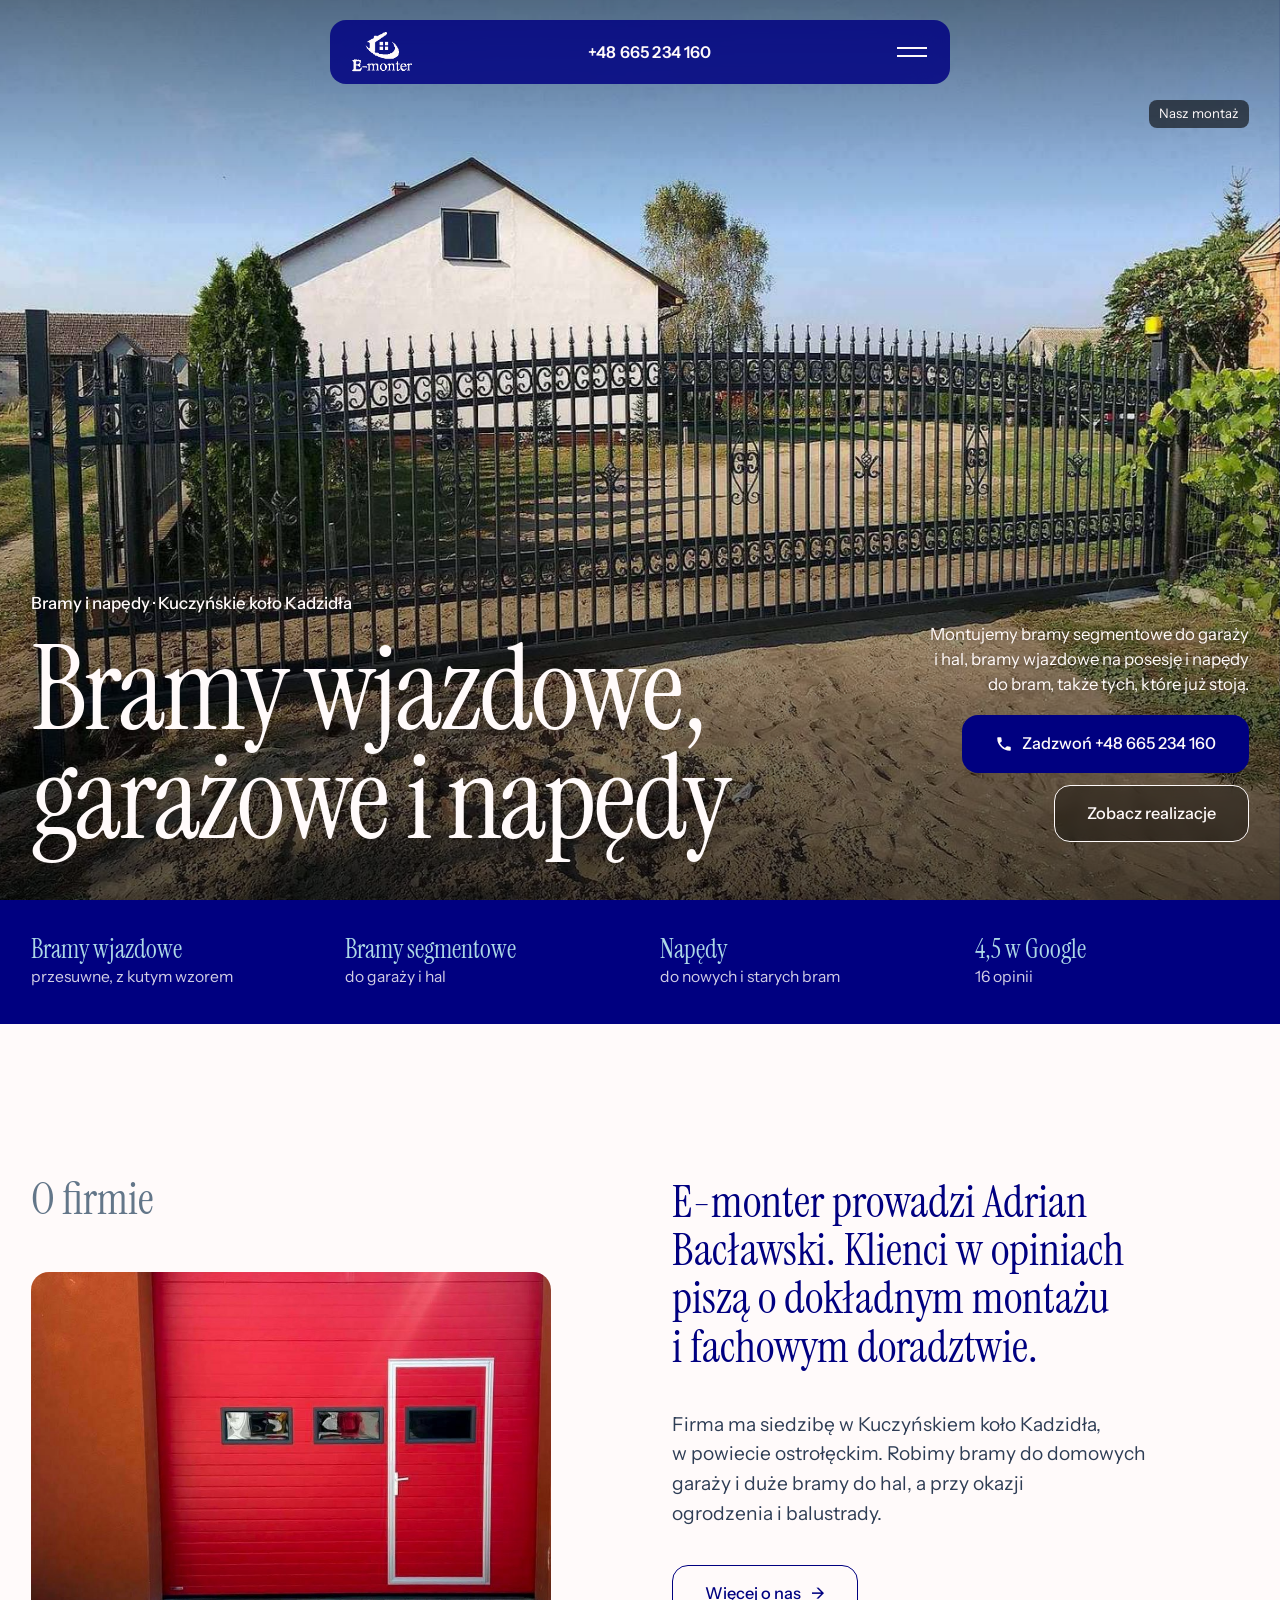
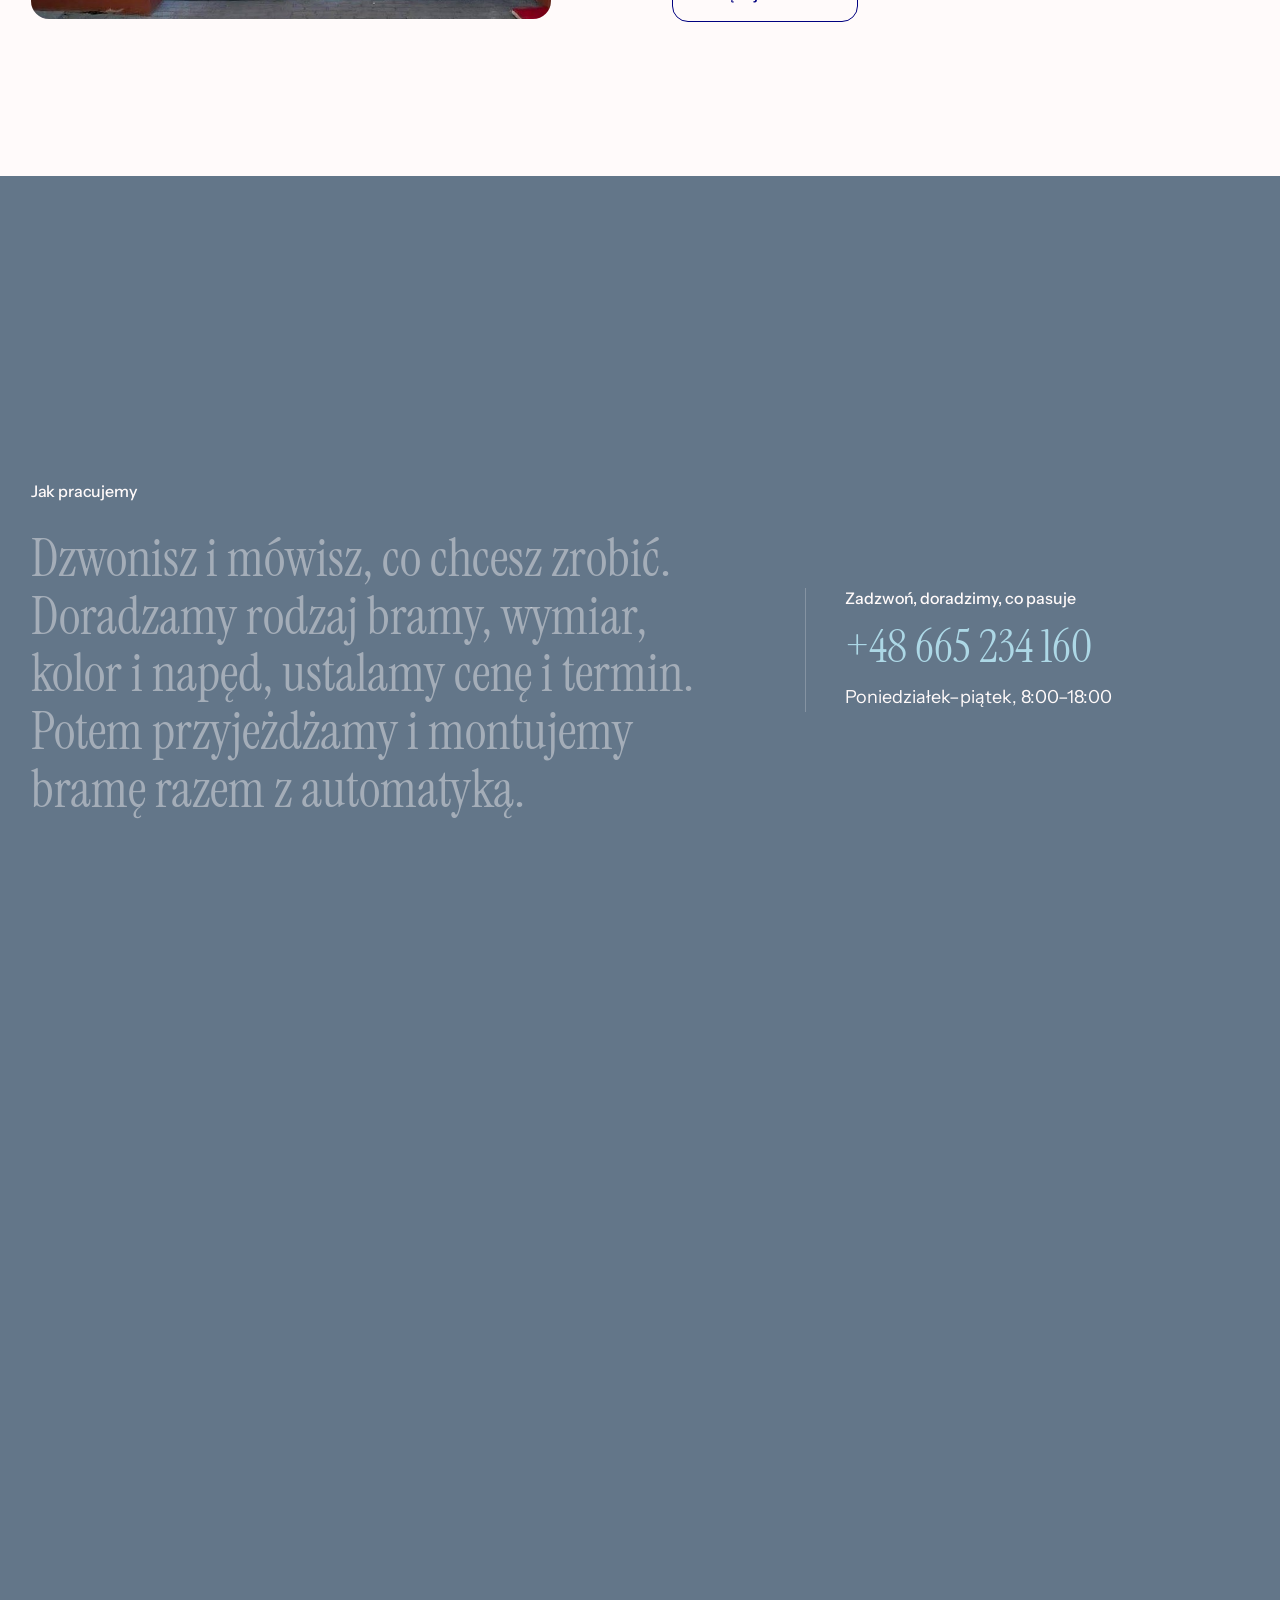
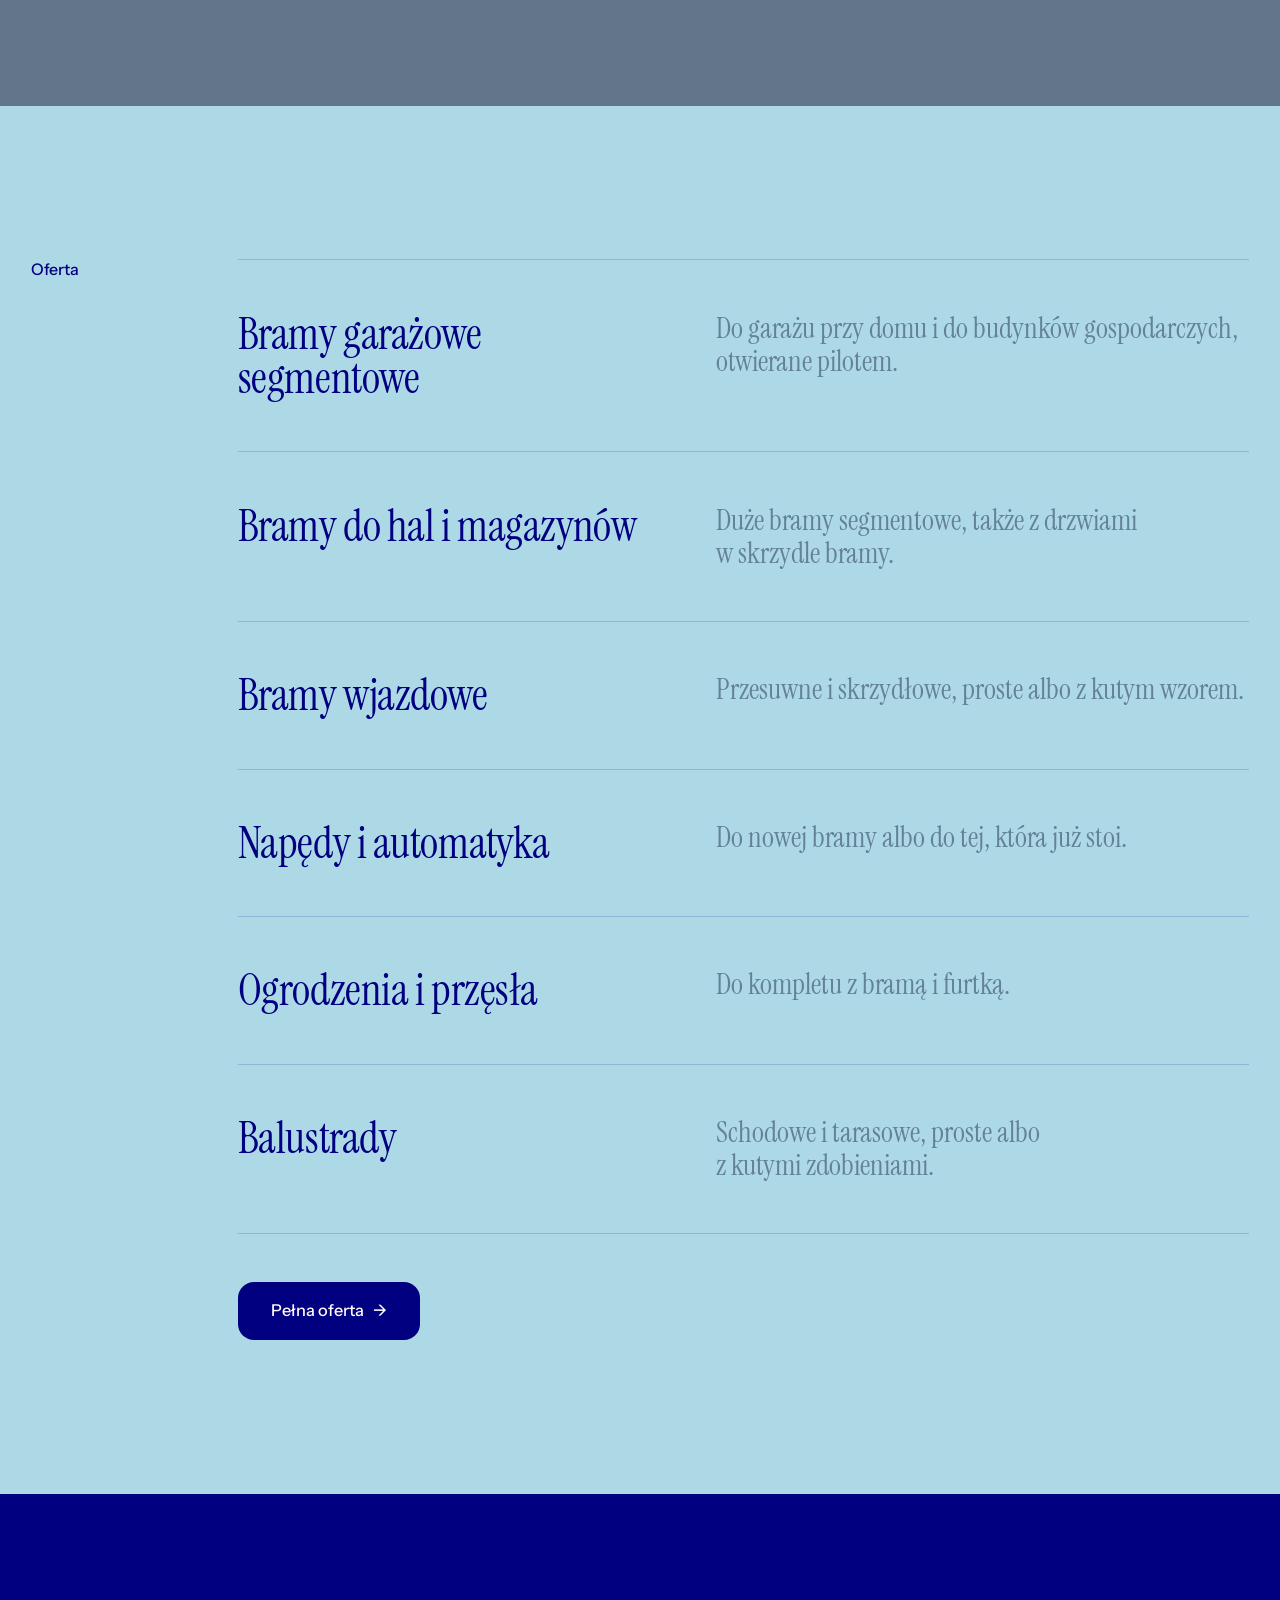
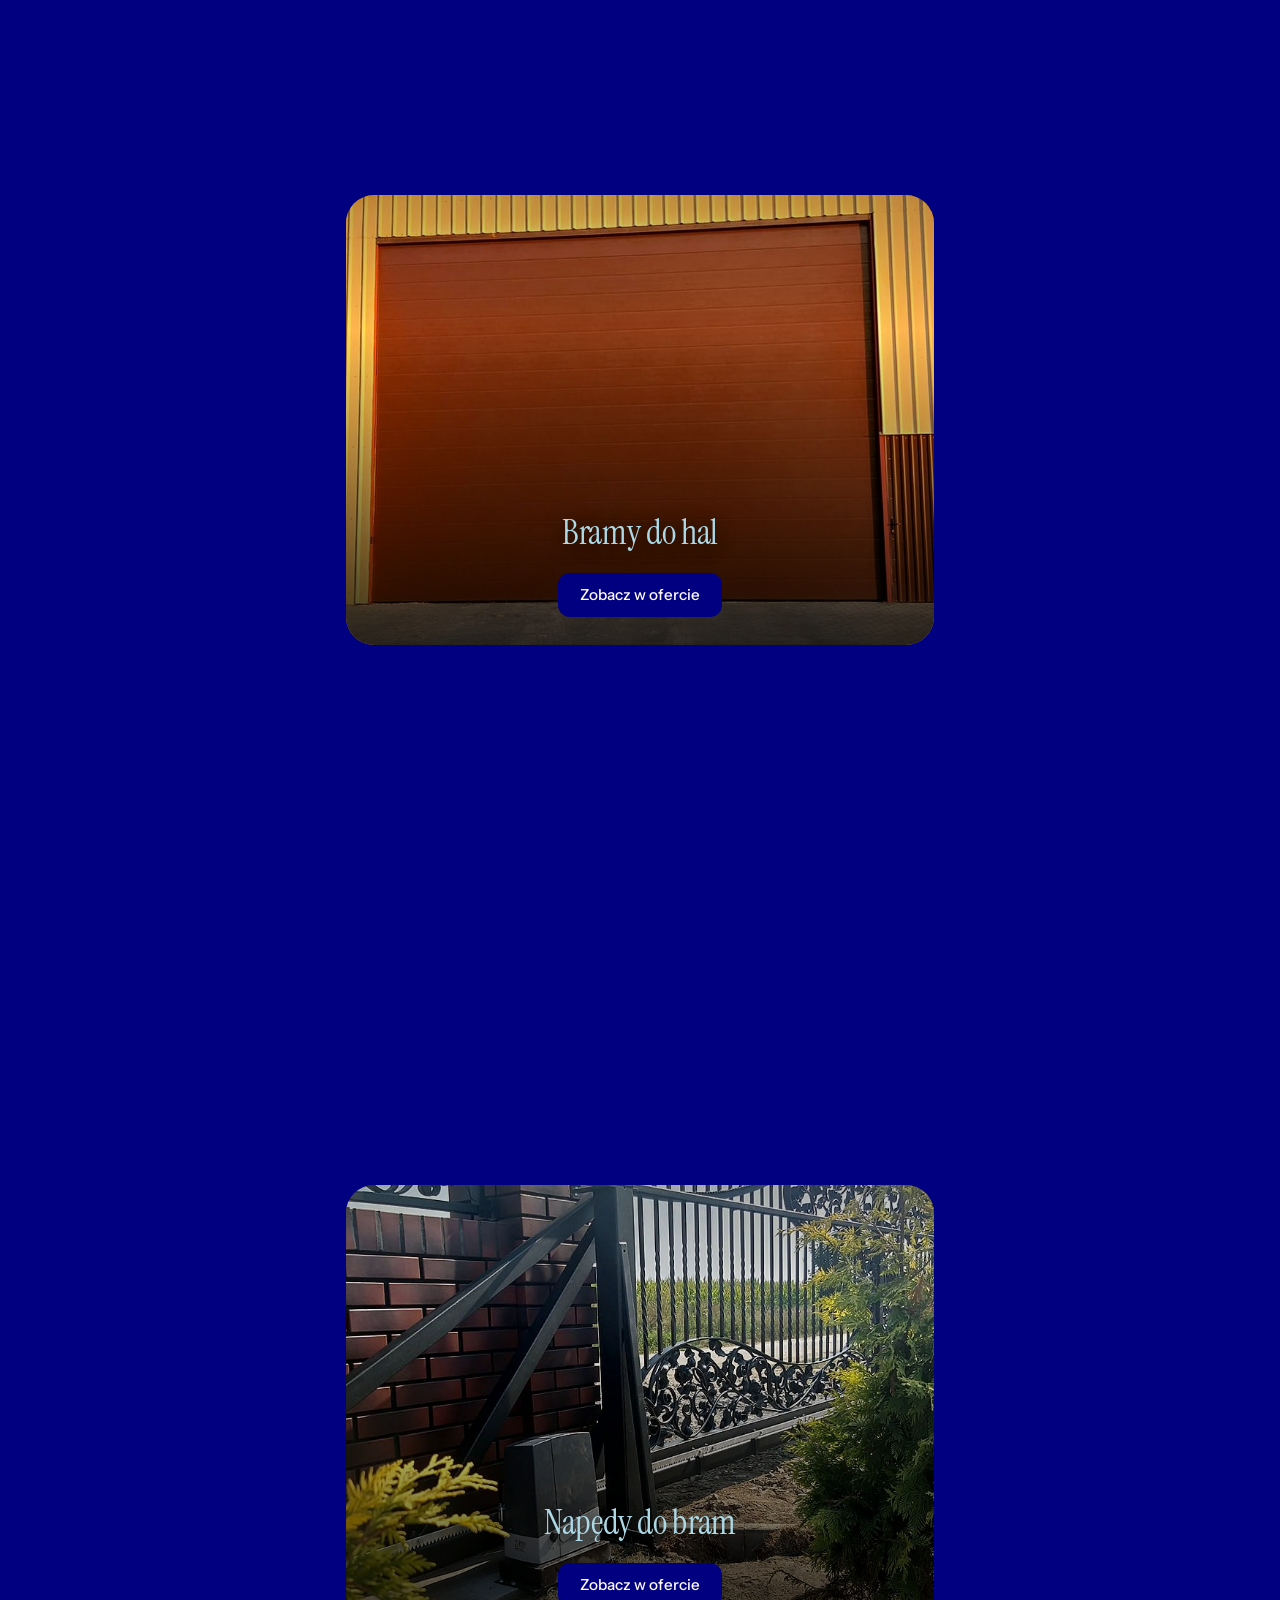
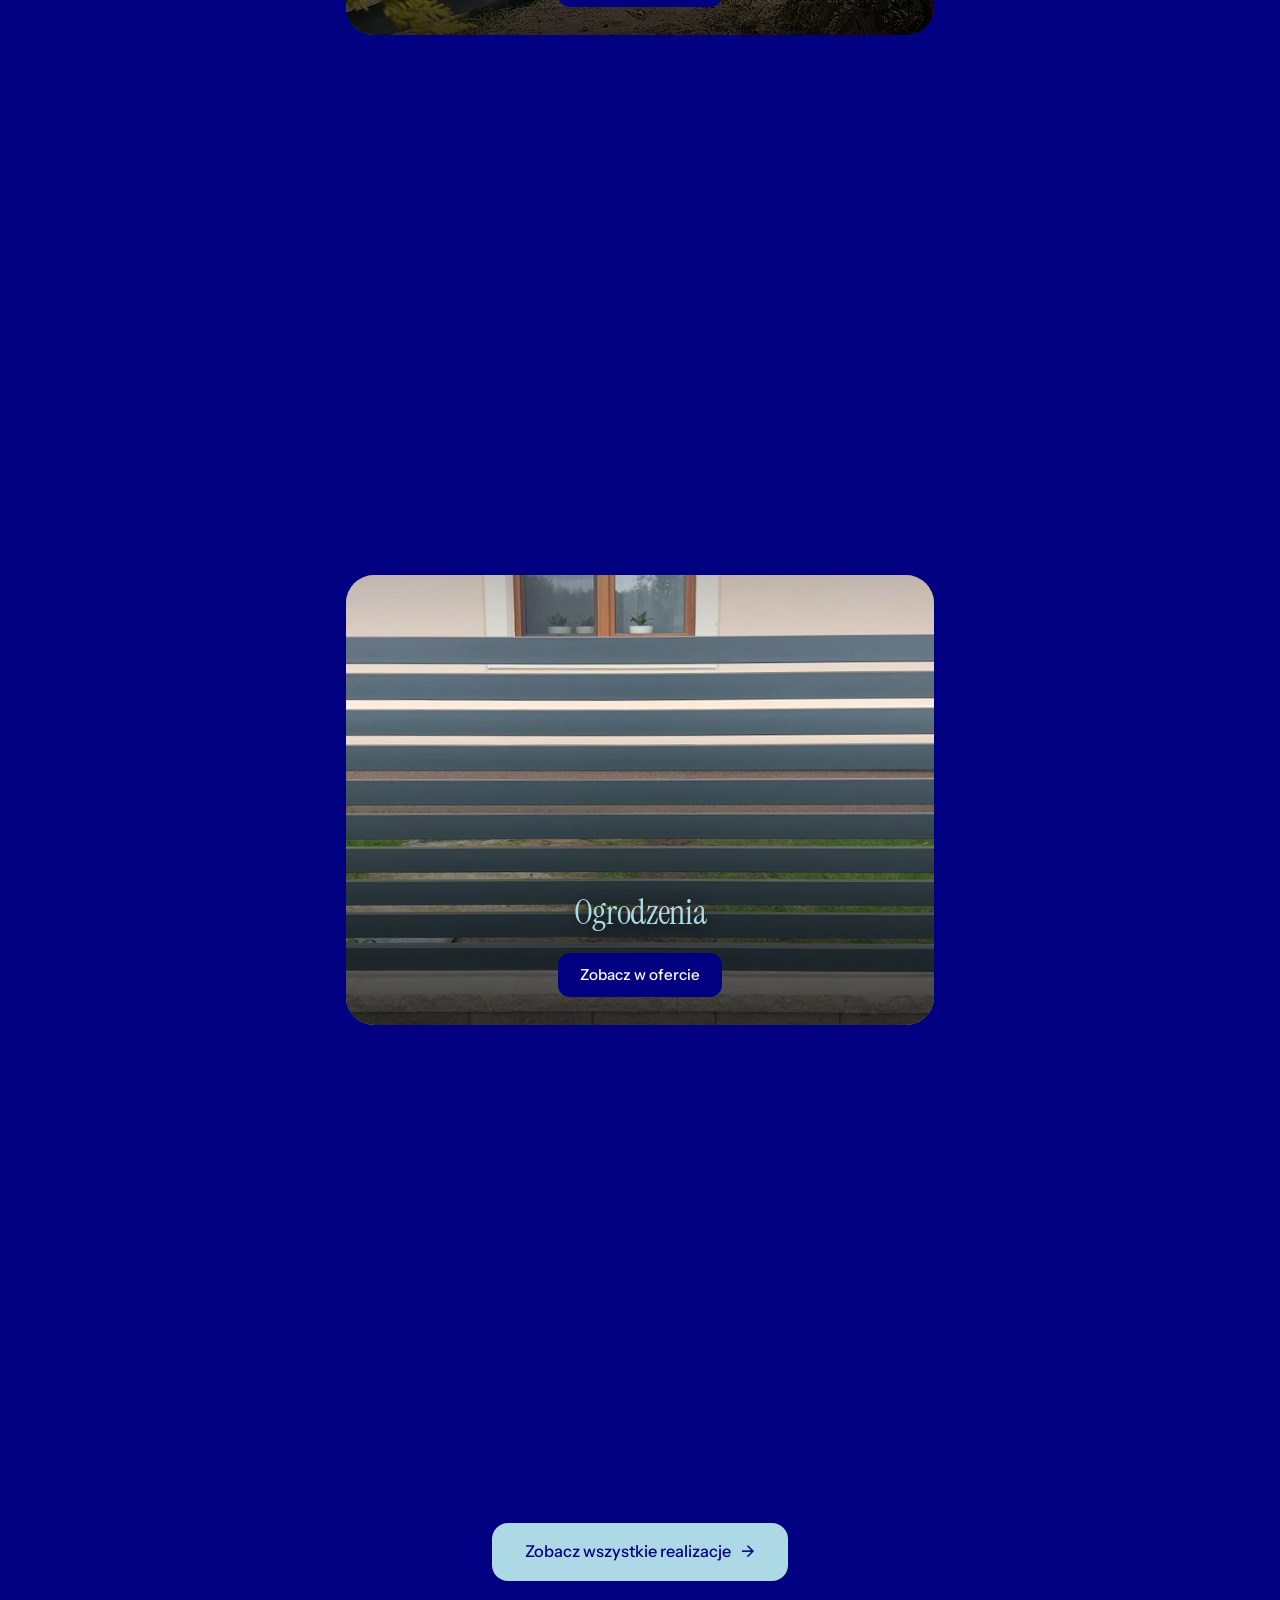
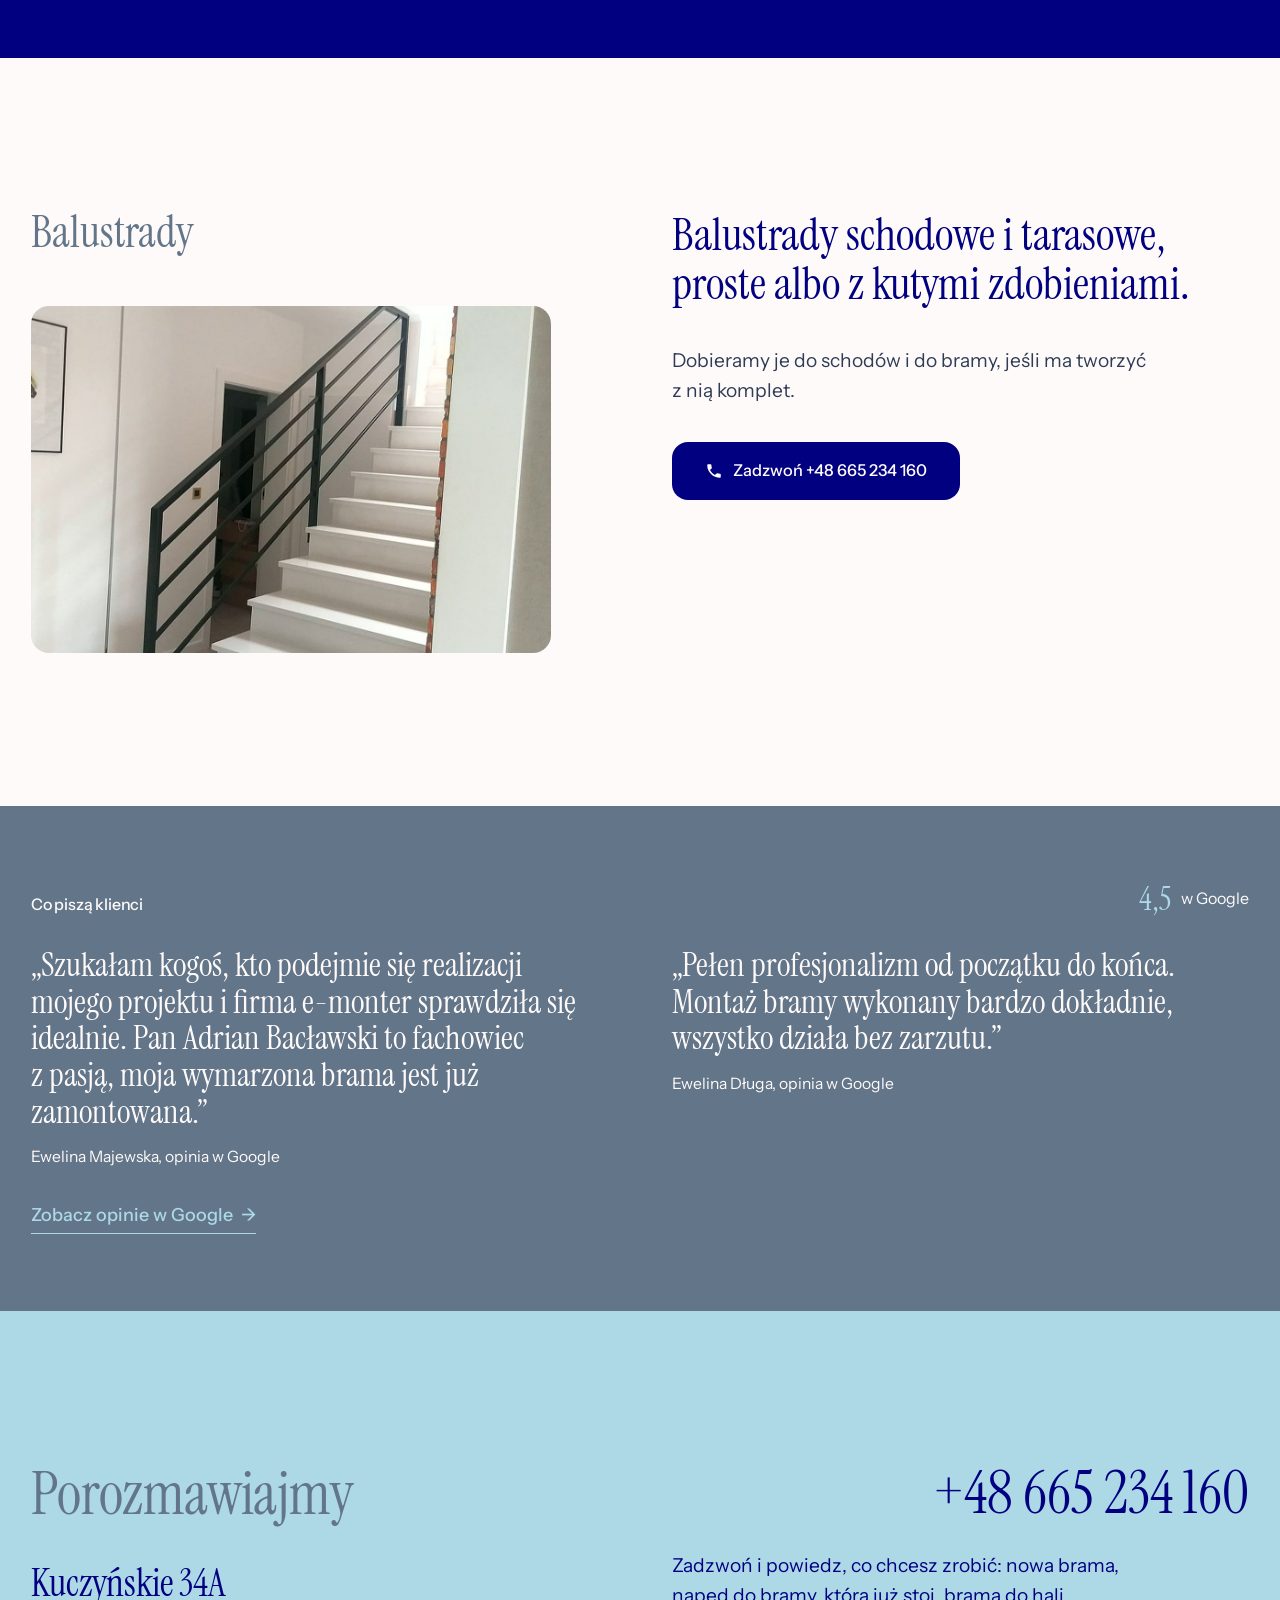
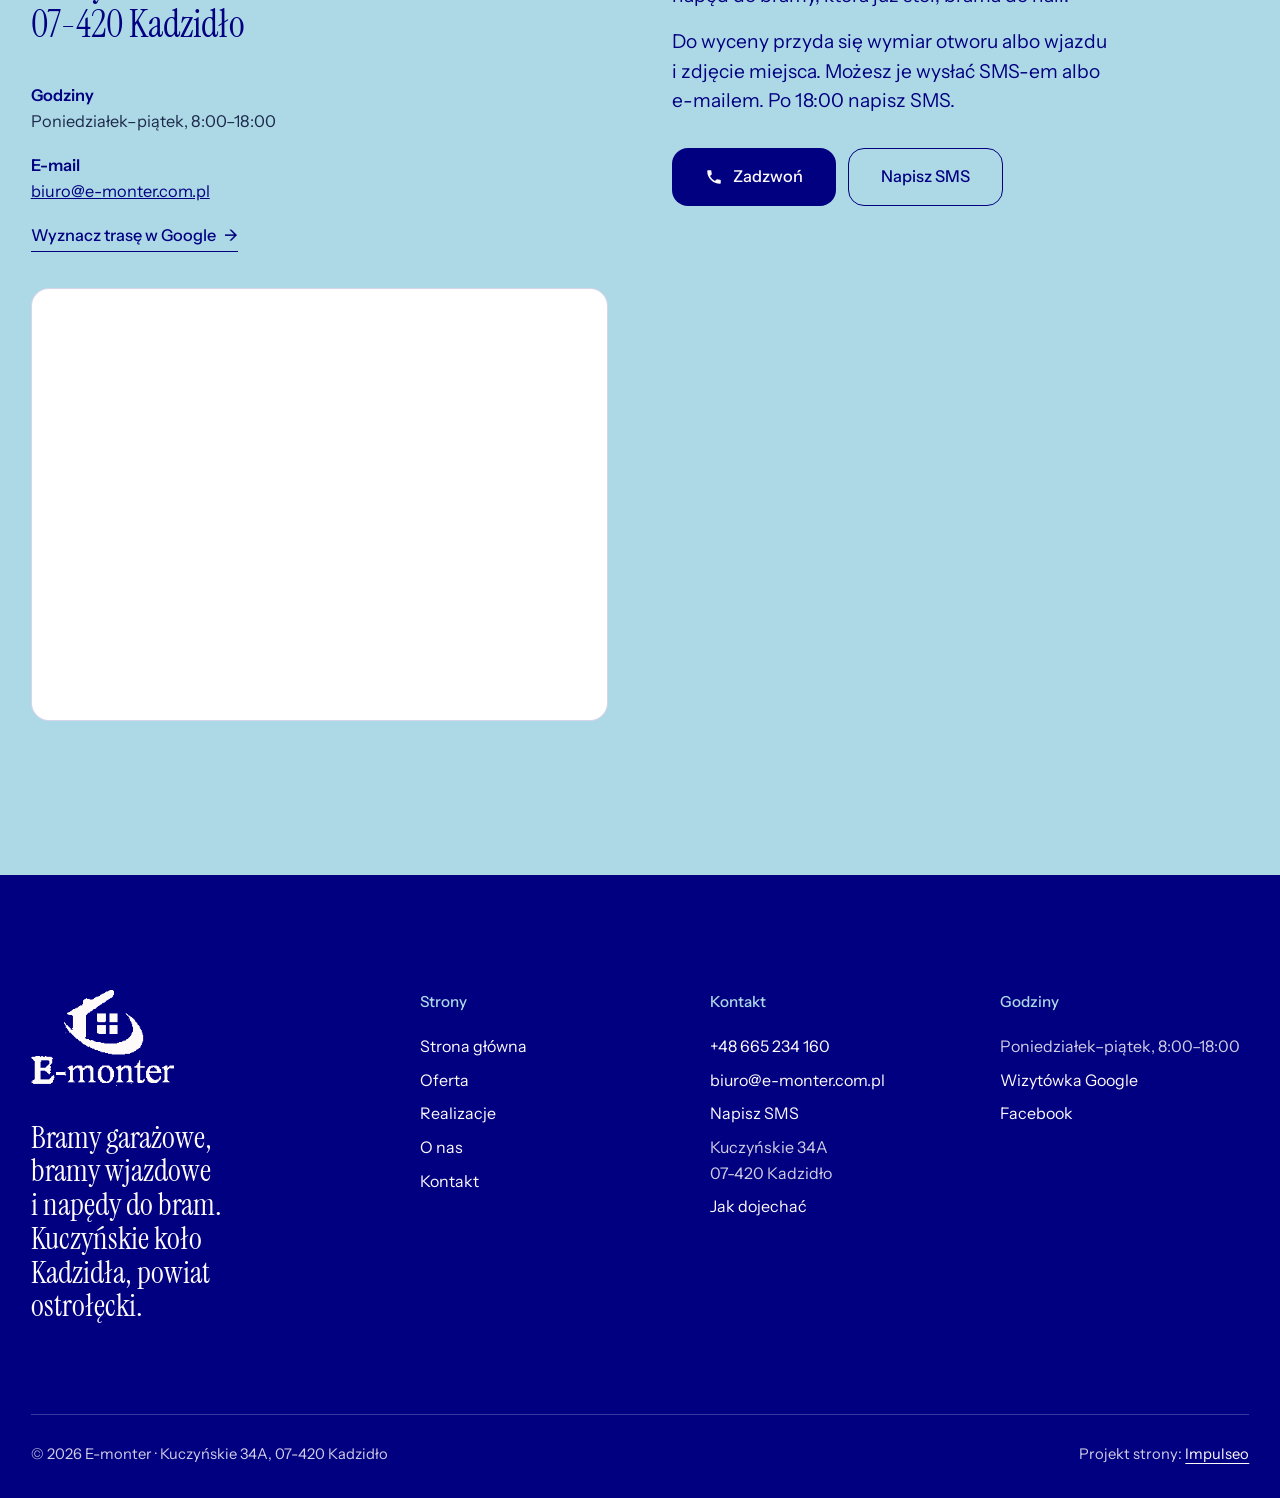
<file: index.html>
<!DOCTYPE html>
<html lang="pl">
<head>
<meta charset="UTF-8">
<meta name="viewport" content="width=device-width, initial-scale=1.0">
<title>Bramy wjazdowe, garażowe i napędy · Kadzidło | E-monter</title>
<meta name="description" content="E-monter z Kuczyńskiego k. Kadzidła: montaż bram garażowych segmentowych, bram do hal, bram wjazdowych przesuwnych i napędów do bram. Tel. 665 234 160.">
<link rel="canonical" href="https://impulseo-pl.github.io/e-monter/">
<meta name="robots" content="noindex, nofollow">
<meta name="theme-color" content="#000080">
<meta property="og:type" content="website">
<meta property="og:locale" content="pl_PL">
<meta property="og:site_name" content="E-monter">
<meta property="og:title" content="Bramy wjazdowe, garażowe i napędy · Kadzidło | E-monter">
<meta property="og:description" content="E-monter z Kuczyńskiego k. Kadzidła: montaż bram garażowych segmentowych, bram do hal, bram wjazdowych przesuwnych i napędów do bram. Tel. 665 234 160.">
<meta property="og:url" content="https://impulseo-pl.github.io/e-monter/">
<meta property="og:image" content="https://impulseo-pl.github.io/e-monter/img/og.jpg">
<meta property="og:image:width" content="1200">
<meta property="og:image:height" content="630">
<meta name="twitter:card" content="summary_large_image">
<link rel="icon" href="img/logo.png">
<script type="application/ld+json">{"@context": "https://schema.org", "@type": "HomeAndConstructionBusiness", "name": "E-monter Adrian Bacławski", "url": "https://impulseo-pl.github.io/e-monter/", "telephone": "+48665234160", "email": "biuro@e-monter.com.pl", "image": "https://impulseo-pl.github.io/e-monter/img/og.jpg", "address": {"@type": "PostalAddress", "streetAddress": "Kuczyńskie 34A", "postalCode": "07-420", "addressLocality": "Kadzidło", "addressCountry": "PL"}, "openingHoursSpecification": [{"@type": "OpeningHoursSpecification", "dayOfWeek": ["Monday", "Tuesday", "Wednesday", "Thursday", "Friday"], "opens": "08:00", "closes": "18:00"}], "aggregateRating": {"@type": "AggregateRating", "ratingValue": "4.5", "reviewCount": "16"}, "founder": {"@type": "Person", "name": "Adrian Bacławski"}, "areaServed": "Kadzidło i powiat ostrołęcki", "sameAs": ["https://maps.google.com/?cid=8042903749833878837", "https://www.facebook.com/p/e-monter-Adrian-Bac%C5%82awski-100057310487404/"]}</script>
<script>document.documentElement.classList.add('js')</script>
<link rel="preload" as="image" href="img/hero-g5.jpg" fetchpriority="high">
<link rel="preconnect" href="https://fonts.googleapis.com">
<link rel="preconnect" href="https://fonts.gstatic.com" crossorigin>
<link href="https://fonts.googleapis.com/css2?family=Instrument+Sans:wght@400..600&family=Instrument+Serif&display=swap" rel="stylesheet">
<link rel="stylesheet" href="assets/styles.css?v=20261118b">
<style>:root{--cacao:#000080;--bordeaux:#637689;--carmine:#000080;--brass:#ADD8E6;--bone:#FFFAFA;--bone-hi:#FFFFFF;--ink:#000080;--ink-2:#2E3D55;--on-dark:#FFFAFA;--on-dark-2:rgba(255,250,250,.82);--line:rgba(0,0,128,.16);--line-dark:rgba(255,250,250,.22)}.bordeaux{--on-dark-2:#FFFAFA}.ice,#oferta,#kontakt,.faq-sec{background:#ADD8E6}.ice .lead,#oferta .lead,#kontakt .lead,#oferta p,#kontakt p{color:#000080}#kontakt .contact-meta p,#oferta .svc-row p{color:#1B2A4A}.btn-main:hover{background:#637689}.pill{background:rgba(0,0,128,.84)}.pill.solid{background:rgba(0,0,128,.95)}.burger:hover{background:rgba(255,250,250,.12)}.js .reveal-text .w{color:rgba(255,250,250,.42)}.card::after{background:linear-gradient(180deg,rgba(0,0,0,.25) 0%,rgba(0,0,0,0) 30%,rgba(0,0,0,.78) 100%)}.card h3{text-shadow:0 2px 18px rgba(0,0,0,.7)}.form input::placeholder,.form textarea::placeholder{color:rgba(0,0,128,.7)}.lb{background:rgba(0,0,40,.94)}.btn-on-photo{background:rgba(0,0,0,.35)}.phead-img .poglad,.hero-cap,.card-cap{background:rgba(0,0,0,.6)}.pill-logo .mark{height:40px;width:auto}.foot-logo .mark{height:96px;width:auto}.hero-img{object-position:50% 70%}</style>
<script src="assets/lenis.min.js?v=1.1.20" defer></script>
<script src="assets/main.js?v=20261118b" defer></script>
</head>
<body>
<a class="skip" href="#tresc">Przejdź do treści</a>
<header class="pill">
  <a class="pill-logo" href="index.html" aria-label="E-monter - strona główna"><img class="mark" src="img/logo-jasne.png" width="195" height="131" alt=""></a>
  <a class="pill-phone" href="tel:+48665234160">+48 665 234 160</a>
  <button class="burger" type="button" aria-expanded="false" aria-controls="menu" aria-label="Otwórz menu"><i></i><i></i></button>
</header>
<div class="menu" id="menu" aria-hidden="true">
  <div class="menu-grid">
    <nav class="menu-links" aria-label="Menu główne">
      <a href="index.html" aria-current="page">Strona główna</a>
      <a href="oferta.html">Oferta</a>
      <a href="realizacje.html">Realizacje</a>
      <a href="o-nas.html">O nas</a>
      <a href="kontakt.html">Kontakt</a>
    </nav>
    <div class="menu-side">
      <div><b>Telefon</b><a href="tel:+48665234160">+48 665 234 160</a></div>
      <div><b>Siedziba</b>Kuczyńskie 34A, 07-420 Kadzidło</div>
      <div><b>Godziny</b>Poniedziałek–piątek, 8:00–18:00</div>
    </div>
  </div>
</div>
<main id="tresc">
<section class="hero">
  <img class="hero-img" src="img/hero-g5.jpg" width="1440" height="1080" alt="Brama wjazdowa z&nbsp;kutym wzorem do&nbsp;kompletu z&nbsp;ogrodzeniem, montaż E-monter" fetchpriority="high"><span class="hero-cap">Nasz montaż</span>
  <div class="hero-in">
    <div>
      <p class="hero-kicker">Bramy i&nbsp;napędy · Kuczyńskie koło Kadzidła</p>
      <h1>Bramy wjazdowe, garażowe i&nbsp;napędy</h1>
    </div>
    <div class="hero-side">
      <p>Montujemy bramy segmentowe do&nbsp;garaży i&nbsp;hal, bramy wjazdowe na posesję i&nbsp;napędy do&nbsp;bram, także tych, które już stoją.</p>
      <div class="btn-row">
        <a class="btn btn-main hero-call" href="tel:+48665234160"><svg class="ico" viewBox="0 0 24 24" fill="none" aria-hidden="true"><path d="M6.6 10.8a15.5 15.5 0 0 0 6.6 6.6l2.2-2.2a1 1 0 0 1 1-.24 11.4 11.4 0 0 0 3.6.58 1 1 0 0 1 1 1V20a1 1 0 0 1-1 1A17 17 0 0 1 3 4a1 1 0 0 1 1-1h3.5a1 1 0 0 1 1 1c0 1.25.2 2.45.57 3.57a1 1 0 0 1-.25 1L6.6 10.8Z" fill="currentColor"/></svg>Zadzwoń +48 665 234 160</a>
        <a class="btn btn-line btn-on-photo" href="realizacje.html">Zobacz realizacje</a>
      </div>
    </div>
  </div>
</section>

<section class="facts cacao dark" aria-label="Najważniejsze informacje">
  <ul class="wrap facts-list">
    <li><b>Bramy wjazdowe</b>przesuwne, z&nbsp;kutym wzorem</li>
    <li><b>Bramy segmentowe</b>do garaży i&nbsp;hal</li>
    <li><b>Napędy</b>do nowych i&nbsp;starych bram</li>
    <li><b>4,5 w Google</b>16 opinii</li>
  </ul>
</section>

<section class="sec bone" id="o-nas">
  <div class="wrap about">
    <div class="about-left up">
      <p class="label-serif">O&nbsp;firmie</p><figure class="about-fig"><img src="img/g4.jpg" width="881" height="864" alt="Czerwona brama segmentowa z&nbsp;drzwiami w&nbsp;skrzydle, montaż E-monter" loading="lazy"></figure>
    </div>
    <div class="about-right up">
      <p class="statement">E-monter prowadzi Adrian Bacławski. Klienci w&nbsp;opiniach piszą o&nbsp;dokładnym montażu i&nbsp;fachowym doradztwie.</p>
      <p class="lead">Firma ma siedzibę w&nbsp;Kuczyńskiem koło Kadzidła, w&nbsp;powiecie ostrołęckim. Robimy bramy do&nbsp;domowych garaży i&nbsp;duże bramy do&nbsp;hal, a&nbsp;przy okazji ogrodzenia i&nbsp;balustrady.</p>
      <div class="btn-row"><a class="btn btn-line" href="o-nas.html">Więcej o&nbsp;nas <span aria-hidden="true">→</span></a></div>
    </div>
  </div>
</section>

<section class="reveal-sec bordeaux dark" aria-labelledby="jak">
  <div class="reveal-stick">
    <div class="reveal-main">
      <h2 class="label" id="jak">Jak pracujemy</h2>
      <p class="reveal-text">Dzwonisz i&nbsp;mówisz, co chcesz zrobić. Doradzamy rodzaj bramy, wymiar, kolor i&nbsp;napęd, ustalamy cenę i&nbsp;termin. Potem przyjeżdżamy i&nbsp;montujemy bramę razem z&nbsp;automatyką.</p>
    </div>
    <aside class="reveal-aside">
      <p class="label">Zadzwoń, doradzimy, co pasuje</p>
      <a class="reveal-phone" href="tel:+48665234160">+48 665 234 160</a>
      <p>Poniedziałek–piątek, 8:00–18:00</p>
    </aside>
  </div>
</section>

<section class="sec bone" id="oferta">
  <div class="wrap svc">
    <h2 class="label">Oferta</h2>
    <div>
      <div class="svc-list">
      <a class="svc-row" href="oferta.html#garazowe"><h3>Bramy garażowe segmentowe</h3><p>Do garażu przy domu i&nbsp;do budynków gospodarczych, otwierane pilotem.</p></a>
      <a class="svc-row" href="oferta.html#hale"><h3>Bramy do&nbsp;hal i&nbsp;magazynów</h3><p>Duże bramy segmentowe, także z&nbsp;drzwiami w&nbsp;skrzydle bramy.</p></a>
      <a class="svc-row" href="oferta.html#wjazdowe"><h3>Bramy wjazdowe</h3><p>Przesuwne i&nbsp;skrzydłowe, proste albo z&nbsp;kutym wzorem.</p></a>
      <a class="svc-row" href="oferta.html#napedy"><h3>Napędy i&nbsp;automatyka</h3><p>Do nowej bramy albo do&nbsp;tej, która już stoi.</p></a>
      <a class="svc-row" href="oferta.html#ogrodzenia"><h3>Ogrodzenia i&nbsp;przęsła</h3><p>Do kompletu z&nbsp;bramą i&nbsp;furtką.</p></a>
      <a class="svc-row" href="oferta.html#balustrady"><h3>Balustrady</h3><p>Schodowe i&nbsp;tarasowe, proste albo z&nbsp;kutymi zdobieniami.</p></a>
      </div>
      <div class="svc-foot"><a class="btn btn-main" href="oferta.html">Pełna oferta <span aria-hidden="true">→</span></a></div>
    </div>
  </div>
</section>

<section class="cards cacao dark" aria-label="Realizacje">
  <div class="card-wrap"><div class="card-stick">
    <a class="card" href="oferta.html#hale"><img src="img/g3.jpg" width="1600" height="741" alt="Brązowa brama segmentowa w&nbsp;hali z&nbsp;żółtej blachy, montaż E-monter" decoding="async"><span class="card-in"><h3>Bramy do&nbsp;hal</h3><span class="btn btn-main btn-sm">Zobacz w&nbsp;ofercie</span></span></a>
  </div></div>
  <div class="card-wrap"><div class="card-stick">
    <a class="card" href="oferta.html#napedy"><img src="img/g1.jpg" width="1316" height="640" alt="Napęd przy kutej bramie przesuwnej, montaż E-monter" loading="lazy" decoding="async"><span class="card-in"><h3>Napędy do&nbsp;bram</h3><span class="btn btn-main btn-sm">Zobacz w&nbsp;ofercie</span></span></a>
  </div></div>
  <div class="card-wrap"><div class="card-stick">
    <a class="card" href="oferta.html#ogrodzenia"><img src="img/g7.jpg" width="1290" height="618" alt="Grafitowe przęsło ogrodzenia z&nbsp;poziomych profili, montaż E-monter" loading="lazy" decoding="async"><span class="card-in"><h3>Ogrodzenia</h3><span class="btn btn-main btn-sm">Zobacz w&nbsp;ofercie</span></span></a>
  </div></div>
  <div class="wrap cards-foot"><a class="btn btn-brass" href="realizacje.html">Zobacz wszystkie realizacje <span aria-hidden="true">→</span></a></div>
</section>

<section class="sec bone" id="balustrady">
  <div class="wrap about">
    <div class="about-left up">
      <p class="label-serif">Balustrady</p><figure class="about-fig"><img src="img/g9.jpg" width="1600" height="756" alt="Prosta balustrada schodowa w&nbsp;grafitowym kolorze, montaż E-monter" loading="lazy"></figure>
    </div>
    <div class="about-right up">
      <p class="statement">Balustrady schodowe i&nbsp;tarasowe, proste albo z&nbsp;kutymi zdobieniami.</p>
      <p class="lead">Dobieramy je do&nbsp;schodów i&nbsp;do&nbsp;bramy, jeśli ma tworzyć z&nbsp;nią komplet.</p>
      <div class="btn-row"><a class="btn btn-main" href="tel:+48665234160"><svg class="ico" viewBox="0 0 24 24" fill="none" aria-hidden="true"><path d="M6.6 10.8a15.5 15.5 0 0 0 6.6 6.6l2.2-2.2a1 1 0 0 1 1-.24 11.4 11.4 0 0 0 3.6.58 1 1 0 0 1 1 1V20a1 1 0 0 1-1 1A17 17 0 0 1 3 4a1 1 0 0 1 1-1h3.5a1 1 0 0 1 1 1c0 1.25.2 2.45.57 3.57a1 1 0 0 1-.25 1L6.6 10.8Z" fill="currentColor"/></svg>Zadzwoń +48 665 234 160</a></div>
    </div>
  </div>
</section>

<section class="bordeaux dark opinie-mini" id="opinie">
  <div class="wrap">
    <div class="quotes-head" style="margin-bottom:32px">
      <h2 class="label">Co piszą klienci</h2>
      <a class="rating" href="https://maps.google.com/?cid=8042903749833878837" target="_blank" rel="noopener"><b>4,5</b><span>w&nbsp;Google</span></a>
    </div>
    <div class="quotes-two">
      <figure class="quote-mini"><blockquote>„Szukałam kogoś, kto podejmie się realizacji mojego projektu i&nbsp;firma e-monter sprawdziła się idealnie. Pan Adrian Bacławski to fachowiec z&nbsp;pasją, moja wymarzona brama jest już zamontowana.”</blockquote><figcaption>Ewelina Majewska, opinia w Google</figcaption></figure>
      <figure class="quote-mini"><blockquote>„Pełen profesjonalizm od&nbsp;początku do&nbsp;końca. Montaż bramy wykonany bardzo dokładnie, wszystko działa bez zarzutu.”</blockquote><figcaption>Ewelina Długa, opinia w Google</figcaption></figure>
    </div>
    <p style="margin-top:32px"><a class="link" href="https://maps.google.com/?cid=8042903749833878837" target="_blank" rel="noopener">Zobacz opinie w&nbsp;Google <span aria-hidden="true">→</span></a></p>
  </div>
</section>

<section class="sec bone" id="kontakt">
  <div class="wrap contact">
    <div class="up">
      <h2>Porozmawiajmy</h2>
      <p class="big-addr">Kuczyńskie 34A<br>07-420 Kadzidło</p>
      <div class="contact-meta">
        <p><b>Godziny</b>Poniedziałek–piątek, 8:00–18:00</p>
        <p><b>E-mail</b><a href="mailto:biuro@e-monter.com.pl">biuro@e-monter.com.pl</a></p>
        <p><a class="link" href="https://maps.google.com/?cid=8042903749833878837" target="_blank" rel="noopener">Wyznacz trasę w&nbsp;Google <span aria-hidden="true">→</span></a></p>
      </div>
      <div class="map"><iframe src="https://maps.google.com/maps?q=E-monter%2C%20Kuczy%C5%84skie%2034A%2C%2007-420%20Kadzid%C5%82o&z=13&output=embed" title="Mapa dojazdu, Kuczyńskie 34A, 07-420 Kadzidło" loading="lazy" referrerpolicy="no-referrer-when-downgrade"></iframe></div>
    </div>
    <div class="contact-right up" id="formularz">
      <a class="big-phone" href="tel:+48665234160">+48 665 234 160</a>
      <p class="lead">Zadzwoń i&nbsp;powiedz, co chcesz zrobić: nowa brama, napęd do&nbsp;bramy, która już stoi, brama do hali.</p>
      <p class="lead" style="margin-top:16px">Do wyceny przyda się wymiar otworu albo wjazdu i&nbsp;zdjęcie miejsca. Możesz je wysłać SMS-em albo e-mailem. Po&nbsp;18:00 napisz SMS.</p>
      <div class="contact-cta">
        <a class="btn btn-main" href="tel:+48665234160"><svg class="ico" viewBox="0 0 24 24" fill="none" aria-hidden="true"><path d="M6.6 10.8a15.5 15.5 0 0 0 6.6 6.6l2.2-2.2a1 1 0 0 1 1-.24 11.4 11.4 0 0 0 3.6.58 1 1 0 0 1 1 1V20a1 1 0 0 1-1 1A17 17 0 0 1 3 4a1 1 0 0 1 1-1h3.5a1 1 0 0 1 1 1c0 1.25.2 2.45.57 3.57a1 1 0 0 1-.25 1L6.6 10.8Z" fill="currentColor"/></svg>Zadzwoń</a>
        <a class="btn btn-line" href="sms:+48665234160?body=Dzie%C5%84%20dobry%2C%20pytam%20o%3A%20%28brama%20gara%C5%BCowa%2Fwjazdowa%2Fnap%C4%99d%29.%20Miejscowo%C5%9B%C4%87%3A%20...">Napisz SMS</a>
      </div>
    </div>
  </div>
</section>
</main>
<footer class="foot dark">
  <div class="wrap">
    <div class="foot-top">
      <div>
        <a class="foot-logo" href="index.html" aria-label="E-monter - strona główna"><img class="mark" src="img/logo-jasne.png" width="195" height="131" alt=""></a>
        <p class="foot-claim">Bramy garażowe, bramy wjazdowe i&nbsp;napędy do&nbsp;bram. Kuczyńskie koło Kadzidła, powiat ostrołęcki.</p>
      </div>
      <div><h4>Strony</h4><ul><li><a href="index.html">Strona główna</a></li><li><a href="oferta.html">Oferta</a></li><li><a href="realizacje.html">Realizacje</a></li><li><a href="o-nas.html">O nas</a></li><li><a href="kontakt.html">Kontakt</a></li></ul></div>
      <div><h4>Kontakt</h4><ul>
        <li><a href="tel:+48665234160">+48 665 234 160</a></li><li><a href="mailto:biuro@e-monter.com.pl">biuro@e-monter.com.pl</a></li><li><a href="sms:+48665234160?body=Dzie%C5%84%20dobry%2C%20pytam%20o%3A%20%28brama%20gara%C5%BCowa%2Fwjazdowa%2Fnap%C4%99d%29.%20Miejscowo%C5%9B%C4%87%3A%20...">Napisz SMS</a></li><li>Kuczyńskie 34A<br>07-420 Kadzidło</li><li><a href="https://maps.google.com/?cid=8042903749833878837" target="_blank" rel="noopener">Jak dojechać</a></li>
      </ul></div>
      <div><h4>Godziny</h4><ul>
        <li>Poniedziałek–piątek, 8:00–18:00</li><li><a href="https://maps.google.com/?cid=8042903749833878837" target="_blank" rel="noopener">Wizytówka Google</a></li><li><a href="https://www.facebook.com/p/e-monter-Adrian-Bac%C5%82awski-100057310487404/" target="_blank" rel="noopener">Facebook</a></li>
      </ul></div>
    </div>
    <div class="foot-bottom">
      <span>© 2026 E-monter · Kuczyńskie 34A, 07-420 Kadzidło</span>
      <span>Projekt strony: <a href="https://impulseo.pl" target="_blank" rel="noopener">Impulseo</a></span>
    </div>
  </div>
</footer>
<div class="callbar">
  <a class="btn btn-main" href="tel:+48665234160"><svg class="ico" viewBox="0 0 24 24" fill="none" aria-hidden="true"><path d="M6.6 10.8a15.5 15.5 0 0 0 6.6 6.6l2.2-2.2a1 1 0 0 1 1-.24 11.4 11.4 0 0 0 3.6.58 1 1 0 0 1 1 1V20a1 1 0 0 1-1 1A17 17 0 0 1 3 4a1 1 0 0 1 1-1h3.5a1 1 0 0 1 1 1c0 1.25.2 2.45.57 3.57a1 1 0 0 1-.25 1L6.6 10.8Z" fill="currentColor"/></svg>Zadzwoń</a>
  <a class="btn btn-line" href="sms:+48665234160?body=Dzie%C5%84%20dobry%2C%20pytam%20o%3A%20%28brama%20gara%C5%BCowa%2Fwjazdowa%2Fnap%C4%99d%29.%20Miejscowo%C5%9B%C4%87%3A%20...">Napisz SMS</a>
</div>
</body>
</html>
</file>
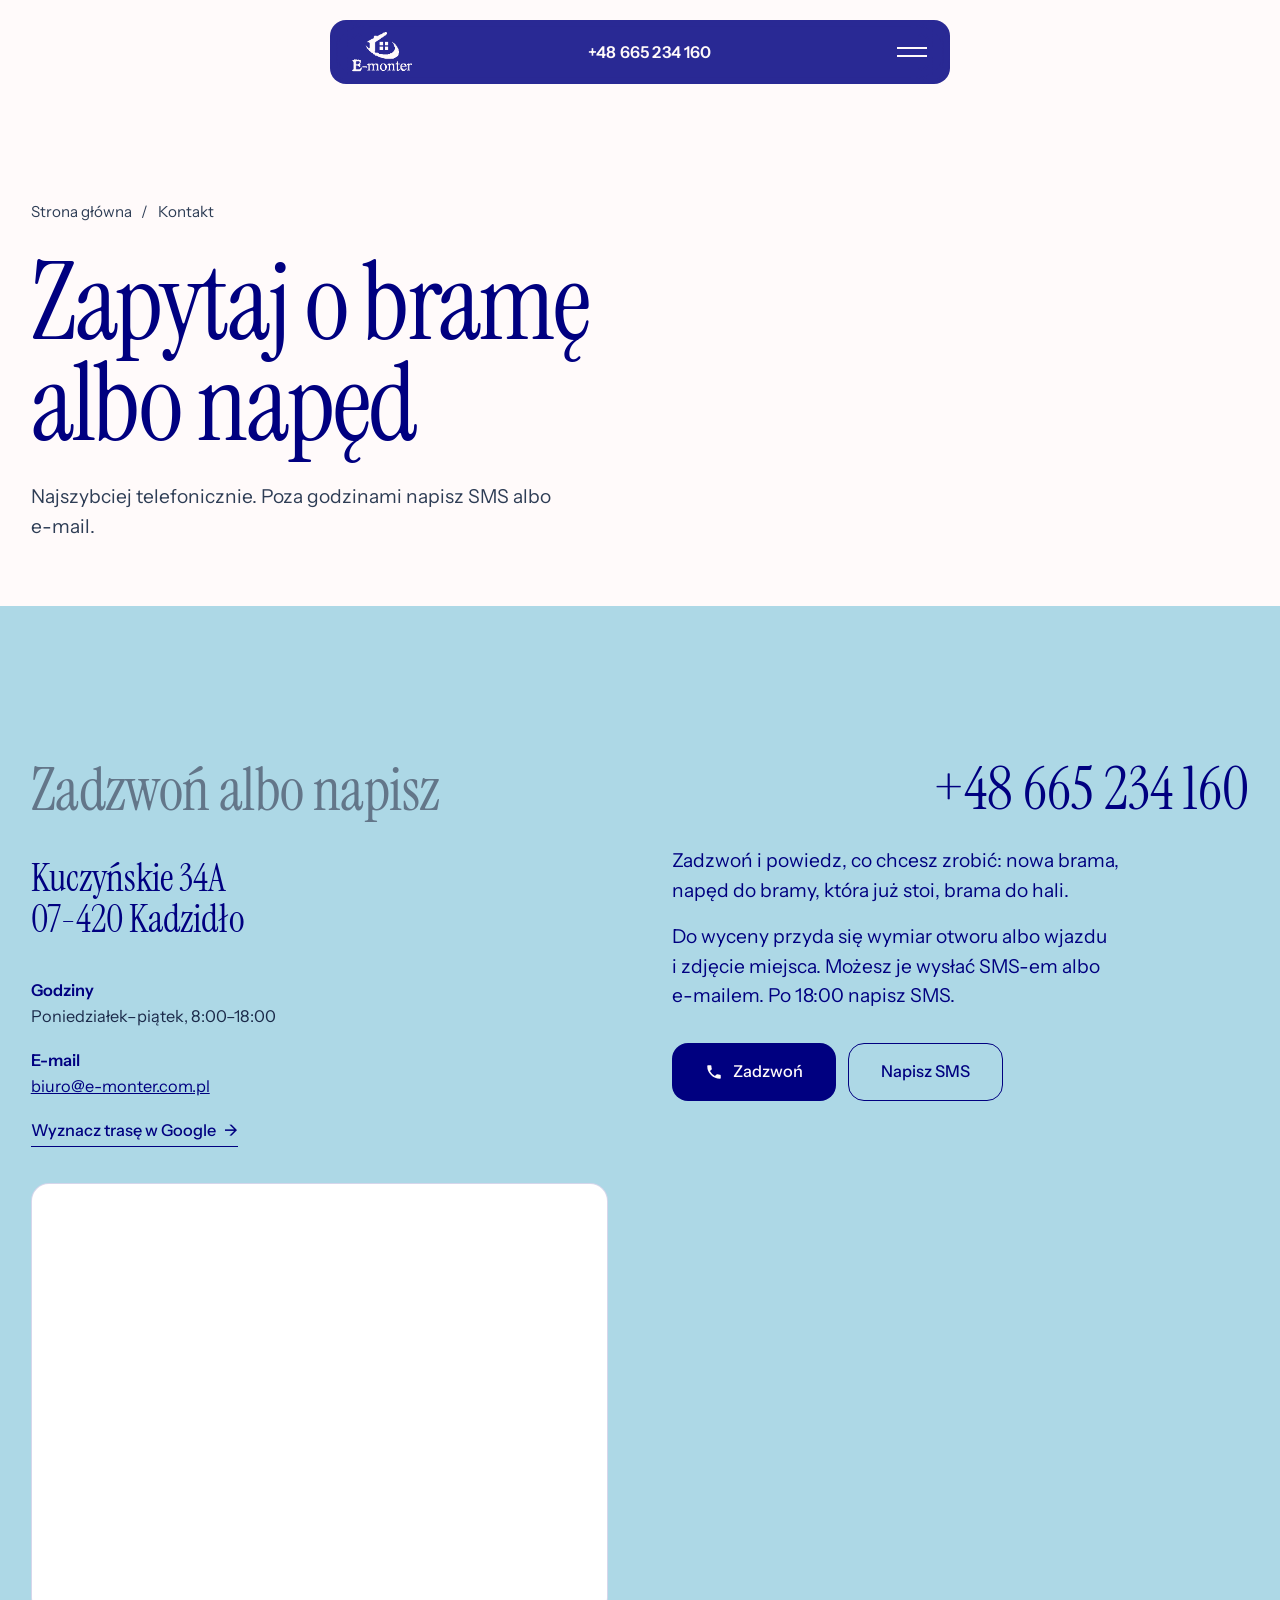
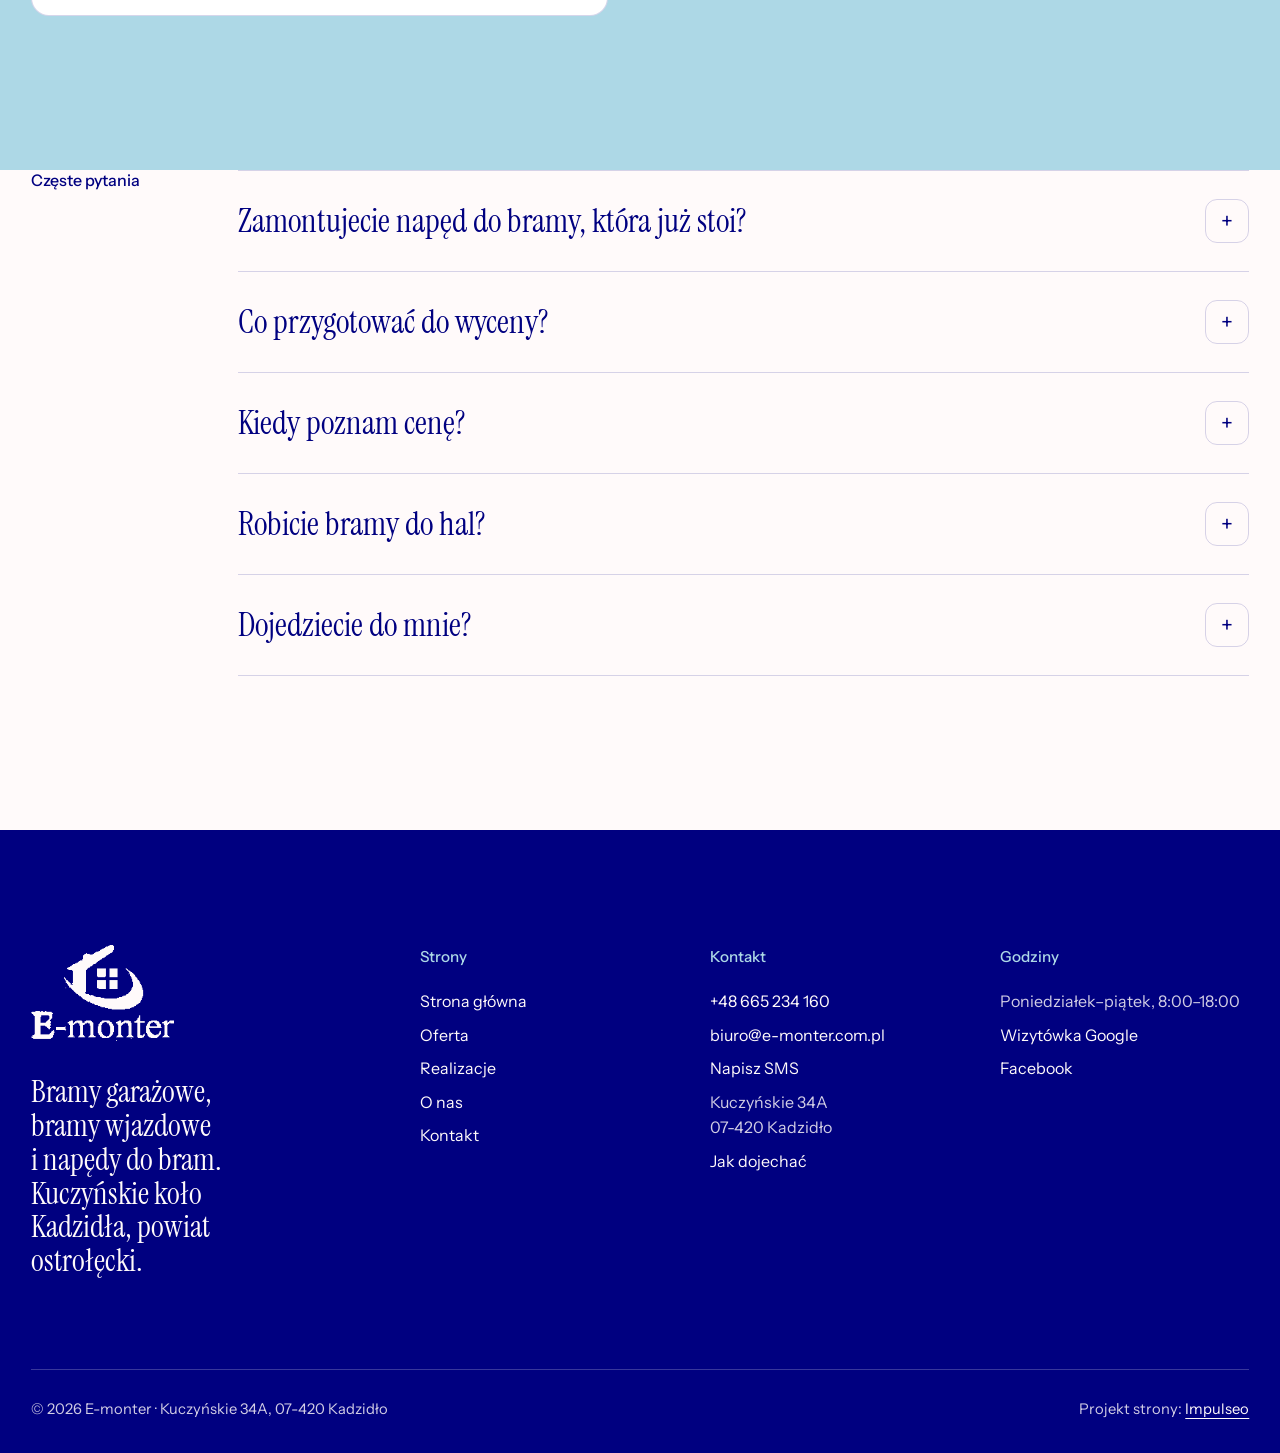
<file: kontakt.html>
<!DOCTYPE html>
<html lang="pl">
<head>
<meta charset="UTF-8">
<meta name="viewport" content="width=device-width, initial-scale=1.0">
<title>Kontakt · E-monter, Kuczyńskie 34A, Kadzidło</title>
<meta name="description" content="Kontakt: E-monter, Kuczyńskie 34A, 07-420 Kadzidło, tel. 665 234 160, biuro@e-monter.com.pl. Poniedziałek–piątek 8–18.">
<link rel="canonical" href="https://impulseo-pl.github.io/e-monter/kontakt.html">
<meta name="robots" content="noindex, nofollow">
<meta name="theme-color" content="#000080">
<meta property="og:type" content="website">
<meta property="og:locale" content="pl_PL">
<meta property="og:site_name" content="E-monter">
<meta property="og:title" content="Kontakt · E-monter, Kuczyńskie 34A, Kadzidło">
<meta property="og:description" content="Kontakt: E-monter, Kuczyńskie 34A, 07-420 Kadzidło, tel. 665 234 160, biuro@e-monter.com.pl. Poniedziałek–piątek 8–18.">
<meta property="og:url" content="https://impulseo-pl.github.io/e-monter/kontakt.html">
<meta property="og:image" content="https://impulseo-pl.github.io/e-monter/img/og.jpg">
<meta property="og:image:width" content="1200">
<meta property="og:image:height" content="630">
<meta name="twitter:card" content="summary_large_image">
<link rel="icon" href="img/logo.png">
<script type="application/ld+json">{"@context": "https://schema.org", "@type": "HomeAndConstructionBusiness", "name": "E-monter Adrian Bacławski", "url": "https://impulseo-pl.github.io/e-monter/", "telephone": "+48665234160", "email": "biuro@e-monter.com.pl", "image": "https://impulseo-pl.github.io/e-monter/img/og.jpg", "address": {"@type": "PostalAddress", "streetAddress": "Kuczyńskie 34A", "postalCode": "07-420", "addressLocality": "Kadzidło", "addressCountry": "PL"}, "openingHoursSpecification": [{"@type": "OpeningHoursSpecification", "dayOfWeek": ["Monday", "Tuesday", "Wednesday", "Thursday", "Friday"], "opens": "08:00", "closes": "18:00"}], "aggregateRating": {"@type": "AggregateRating", "ratingValue": "4.5", "reviewCount": "16"}, "founder": {"@type": "Person", "name": "Adrian Bacławski"}, "areaServed": "Kadzidło i powiat ostrołęcki", "sameAs": ["https://maps.google.com/?cid=8042903749833878837", "https://www.facebook.com/p/e-monter-Adrian-Bac%C5%82awski-100057310487404/"]}</script>
<script>document.documentElement.classList.add('js')</script>
<link rel="preconnect" href="https://fonts.googleapis.com">
<link rel="preconnect" href="https://fonts.gstatic.com" crossorigin>
<link href="https://fonts.googleapis.com/css2?family=Instrument+Sans:wght@400..600&family=Instrument+Serif&display=swap" rel="stylesheet">
<link rel="stylesheet" href="assets/styles.css?v=20261118b">
<style>:root{--cacao:#000080;--bordeaux:#637689;--carmine:#000080;--brass:#ADD8E6;--bone:#FFFAFA;--bone-hi:#FFFFFF;--ink:#000080;--ink-2:#2E3D55;--on-dark:#FFFAFA;--on-dark-2:rgba(255,250,250,.82);--line:rgba(0,0,128,.16);--line-dark:rgba(255,250,250,.22)}.bordeaux{--on-dark-2:#FFFAFA}.ice,#oferta,#kontakt,.faq-sec{background:#ADD8E6}.ice .lead,#oferta .lead,#kontakt .lead,#oferta p,#kontakt p{color:#000080}#kontakt .contact-meta p,#oferta .svc-row p{color:#1B2A4A}.btn-main:hover{background:#637689}.pill{background:rgba(0,0,128,.84)}.pill.solid{background:rgba(0,0,128,.95)}.burger:hover{background:rgba(255,250,250,.12)}.js .reveal-text .w{color:rgba(255,250,250,.42)}.card::after{background:linear-gradient(180deg,rgba(0,0,0,.25) 0%,rgba(0,0,0,0) 30%,rgba(0,0,0,.78) 100%)}.card h3{text-shadow:0 2px 18px rgba(0,0,0,.7)}.form input::placeholder,.form textarea::placeholder{color:rgba(0,0,128,.7)}.lb{background:rgba(0,0,40,.94)}.btn-on-photo{background:rgba(0,0,0,.35)}.phead-img .poglad,.hero-cap,.card-cap{background:rgba(0,0,0,.6)}.pill-logo .mark{height:40px;width:auto}.foot-logo .mark{height:96px;width:auto}.hero-img{object-position:50% 70%}</style>
<script src="assets/lenis.min.js?v=1.1.20" defer></script>
<script src="assets/main.js?v=20261118b" defer></script>
</head>
<body>
<a class="skip" href="#tresc">Przejdź do treści</a>
<header class="pill">
  <a class="pill-logo" href="index.html" aria-label="E-monter - strona główna"><img class="mark" src="img/logo-jasne.png" width="195" height="131" alt=""></a>
  <a class="pill-phone" href="tel:+48665234160">+48 665 234 160</a>
  <button class="burger" type="button" aria-expanded="false" aria-controls="menu" aria-label="Otwórz menu"><i></i><i></i></button>
</header>
<div class="menu" id="menu" aria-hidden="true">
  <div class="menu-grid">
    <nav class="menu-links" aria-label="Menu główne">
      <a href="index.html">Strona główna</a>
      <a href="oferta.html">Oferta</a>
      <a href="realizacje.html">Realizacje</a>
      <a href="o-nas.html">O nas</a>
      <a href="kontakt.html" aria-current="page">Kontakt</a>
    </nav>
    <div class="menu-side">
      <div><b>Telefon</b><a href="tel:+48665234160">+48 665 234 160</a></div>
      <div><b>Siedziba</b>Kuczyńskie 34A, 07-420 Kadzidło</div>
      <div><b>Godziny</b>Poniedziałek–piątek, 8:00–18:00</div>
    </div>
  </div>
</div>
<main id="tresc">
<section class="phead bone">
  <div class="wrap">
    <nav class="crumbs" aria-label="Okruszki"><a href="index.html">Strona główna</a><span aria-hidden="true">/</span><span aria-current="page">Kontakt</span></nav>
    <h1>Zapytaj o&nbsp;bramę albo napęd</h1>
    <p class="lead">Najszybciej telefonicznie. Poza godzinami napisz SMS albo e-mail.</p>
  </div>
</section>
<section class="sec bone" id="kontakt">
  <div class="wrap contact">
    <div class="up">
      <h2>Zadzwoń albo napisz</h2>
      <p class="big-addr">Kuczyńskie 34A<br>07-420 Kadzidło</p>
      <div class="contact-meta">
        <p><b>Godziny</b>Poniedziałek–piątek, 8:00–18:00</p>
        <p><b>E-mail</b><a href="mailto:biuro@e-monter.com.pl">biuro@e-monter.com.pl</a></p>
        <p><a class="link" href="https://maps.google.com/?cid=8042903749833878837" target="_blank" rel="noopener">Wyznacz trasę w&nbsp;Google <span aria-hidden="true">→</span></a></p>
      </div>
      <div class="map"><iframe src="https://maps.google.com/maps?q=E-monter%2C%20Kuczy%C5%84skie%2034A%2C%2007-420%20Kadzid%C5%82o&z=13&output=embed" title="Mapa dojazdu, Kuczyńskie 34A, 07-420 Kadzidło" loading="lazy" referrerpolicy="no-referrer-when-downgrade"></iframe></div>
    </div>
    <div class="contact-right up" id="formularz">
      <a class="big-phone" href="tel:+48665234160">+48 665 234 160</a>
      <p class="lead">Zadzwoń i&nbsp;powiedz, co chcesz zrobić: nowa brama, napęd do&nbsp;bramy, która już stoi, brama do hali.</p>
      <p class="lead" style="margin-top:16px">Do wyceny przyda się wymiar otworu albo wjazdu i&nbsp;zdjęcie miejsca. Możesz je wysłać SMS-em albo e-mailem. Po&nbsp;18:00 napisz SMS.</p>
      <div class="contact-cta">
        <a class="btn btn-main" href="tel:+48665234160"><svg class="ico" viewBox="0 0 24 24" fill="none" aria-hidden="true"><path d="M6.6 10.8a15.5 15.5 0 0 0 6.6 6.6l2.2-2.2a1 1 0 0 1 1-.24 11.4 11.4 0 0 0 3.6.58 1 1 0 0 1 1 1V20a1 1 0 0 1-1 1A17 17 0 0 1 3 4a1 1 0 0 1 1-1h3.5a1 1 0 0 1 1 1c0 1.25.2 2.45.57 3.57a1 1 0 0 1-.25 1L6.6 10.8Z" fill="currentColor"/></svg>Zadzwoń</a>
        <a class="btn btn-line" href="sms:+48665234160?body=Dzie%C5%84%20dobry%2C%20pytam%20o%3A%20%28brama%20gara%C5%BCowa%2Fwjazdowa%2Fnap%C4%99d%29.%20Miejscowo%C5%9B%C4%87%3A%20...">Napisz SMS</a>
      </div>
    </div>
  </div>
</section>
<section class="sec bone" style="padding-top:0">
  <div class="wrap faq">
    <h2 class="label">Częste pytania</h2>
    <div>
      <details><summary>Zamontujecie napęd do&nbsp;bramy, która już stoi?</summary><p>Tak. Montujemy napęd do&nbsp;nowej bramy albo do&nbsp;tej, która już jest.</p></details>
      <details><summary>Co przygotować do wyceny?</summary><p>Wymiar otworu albo wjazdu i&nbsp;zdjęcie miejsca. Możesz je wysłać SMS-em albo e-mailem.</p></details>
      <details><summary>Kiedy poznam cenę?</summary><p>Cenę i&nbsp;termin ustalamy, zanim zaczniemy pracę.</p></details>
      <details><summary>Robicie bramy do&nbsp;hal?</summary><p>Tak, duże bramy segmentowe do&nbsp;hal, warsztatów i&nbsp;magazynów, także z&nbsp;drzwiami w&nbsp;skrzydle.</p></details>
      <details><summary>Dojedziecie do&nbsp;mnie?</summary><p>Siedziba jest w&nbsp;Kuczyńskiem koło Kadzidła. Zadzwoń i&nbsp;podaj miejscowość, od&nbsp;razu powiemy.</p></details>
    </div>
  </div>
</section>
</main>
<footer class="foot dark">
  <div class="wrap">
    <div class="foot-top">
      <div>
        <a class="foot-logo" href="index.html" aria-label="E-monter - strona główna"><img class="mark" src="img/logo-jasne.png" width="195" height="131" alt=""></a>
        <p class="foot-claim">Bramy garażowe, bramy wjazdowe i&nbsp;napędy do&nbsp;bram. Kuczyńskie koło Kadzidła, powiat ostrołęcki.</p>
      </div>
      <div><h4>Strony</h4><ul><li><a href="index.html">Strona główna</a></li><li><a href="oferta.html">Oferta</a></li><li><a href="realizacje.html">Realizacje</a></li><li><a href="o-nas.html">O nas</a></li><li><a href="kontakt.html">Kontakt</a></li></ul></div>
      <div><h4>Kontakt</h4><ul>
        <li><a href="tel:+48665234160">+48 665 234 160</a></li><li><a href="mailto:biuro@e-monter.com.pl">biuro@e-monter.com.pl</a></li><li><a href="sms:+48665234160?body=Dzie%C5%84%20dobry%2C%20pytam%20o%3A%20%28brama%20gara%C5%BCowa%2Fwjazdowa%2Fnap%C4%99d%29.%20Miejscowo%C5%9B%C4%87%3A%20...">Napisz SMS</a></li><li>Kuczyńskie 34A<br>07-420 Kadzidło</li><li><a href="https://maps.google.com/?cid=8042903749833878837" target="_blank" rel="noopener">Jak dojechać</a></li>
      </ul></div>
      <div><h4>Godziny</h4><ul>
        <li>Poniedziałek–piątek, 8:00–18:00</li><li><a href="https://maps.google.com/?cid=8042903749833878837" target="_blank" rel="noopener">Wizytówka Google</a></li><li><a href="https://www.facebook.com/p/e-monter-Adrian-Bac%C5%82awski-100057310487404/" target="_blank" rel="noopener">Facebook</a></li>
      </ul></div>
    </div>
    <div class="foot-bottom">
      <span>© 2026 E-monter · Kuczyńskie 34A, 07-420 Kadzidło</span>
      <span>Projekt strony: <a href="https://impulseo.pl" target="_blank" rel="noopener">Impulseo</a></span>
    </div>
  </div>
</footer>
<div class="callbar">
  <a class="btn btn-main" href="tel:+48665234160"><svg class="ico" viewBox="0 0 24 24" fill="none" aria-hidden="true"><path d="M6.6 10.8a15.5 15.5 0 0 0 6.6 6.6l2.2-2.2a1 1 0 0 1 1-.24 11.4 11.4 0 0 0 3.6.58 1 1 0 0 1 1 1V20a1 1 0 0 1-1 1A17 17 0 0 1 3 4a1 1 0 0 1 1-1h3.5a1 1 0 0 1 1 1c0 1.25.2 2.45.57 3.57a1 1 0 0 1-.25 1L6.6 10.8Z" fill="currentColor"/></svg>Zadzwoń</a>
  <a class="btn btn-line" href="sms:+48665234160?body=Dzie%C5%84%20dobry%2C%20pytam%20o%3A%20%28brama%20gara%C5%BCowa%2Fwjazdowa%2Fnap%C4%99d%29.%20Miejscowo%C5%9B%C4%87%3A%20...">Napisz SMS</a>
</div>
</body>
</html>
</file>
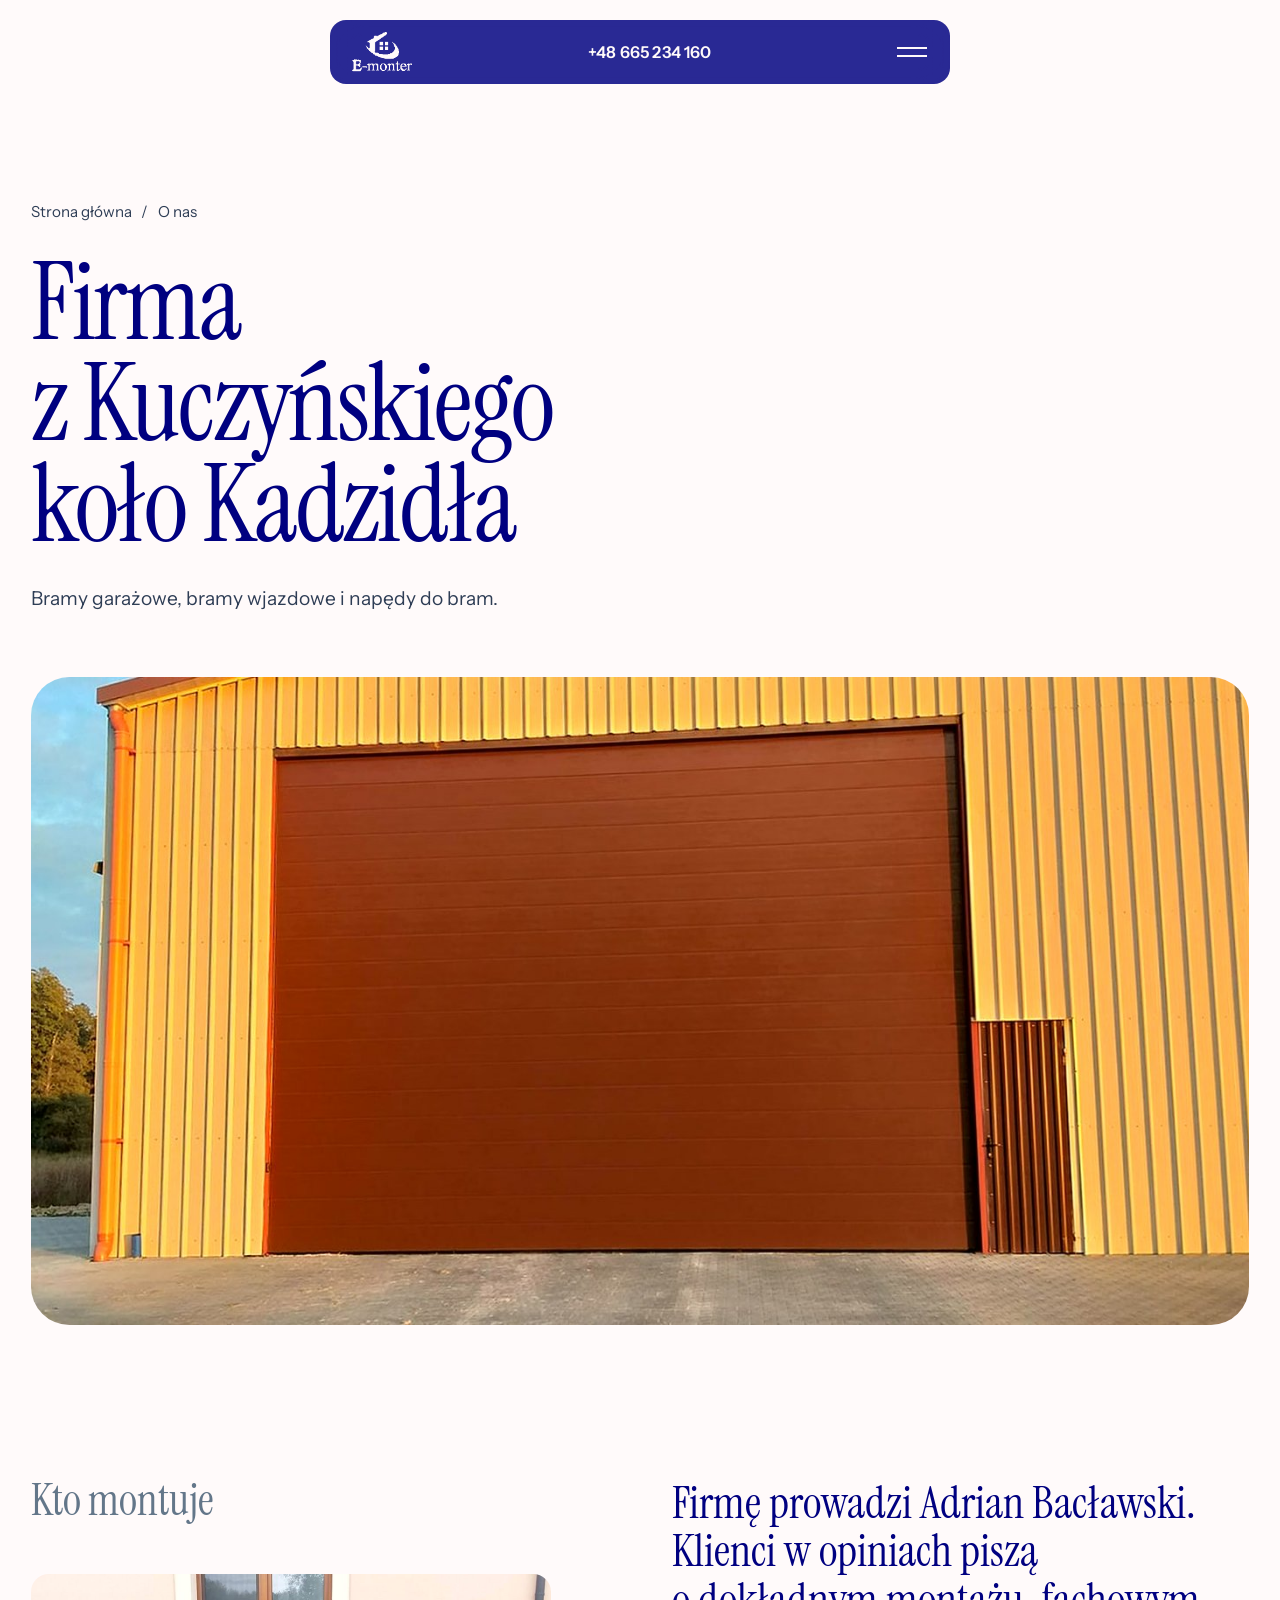
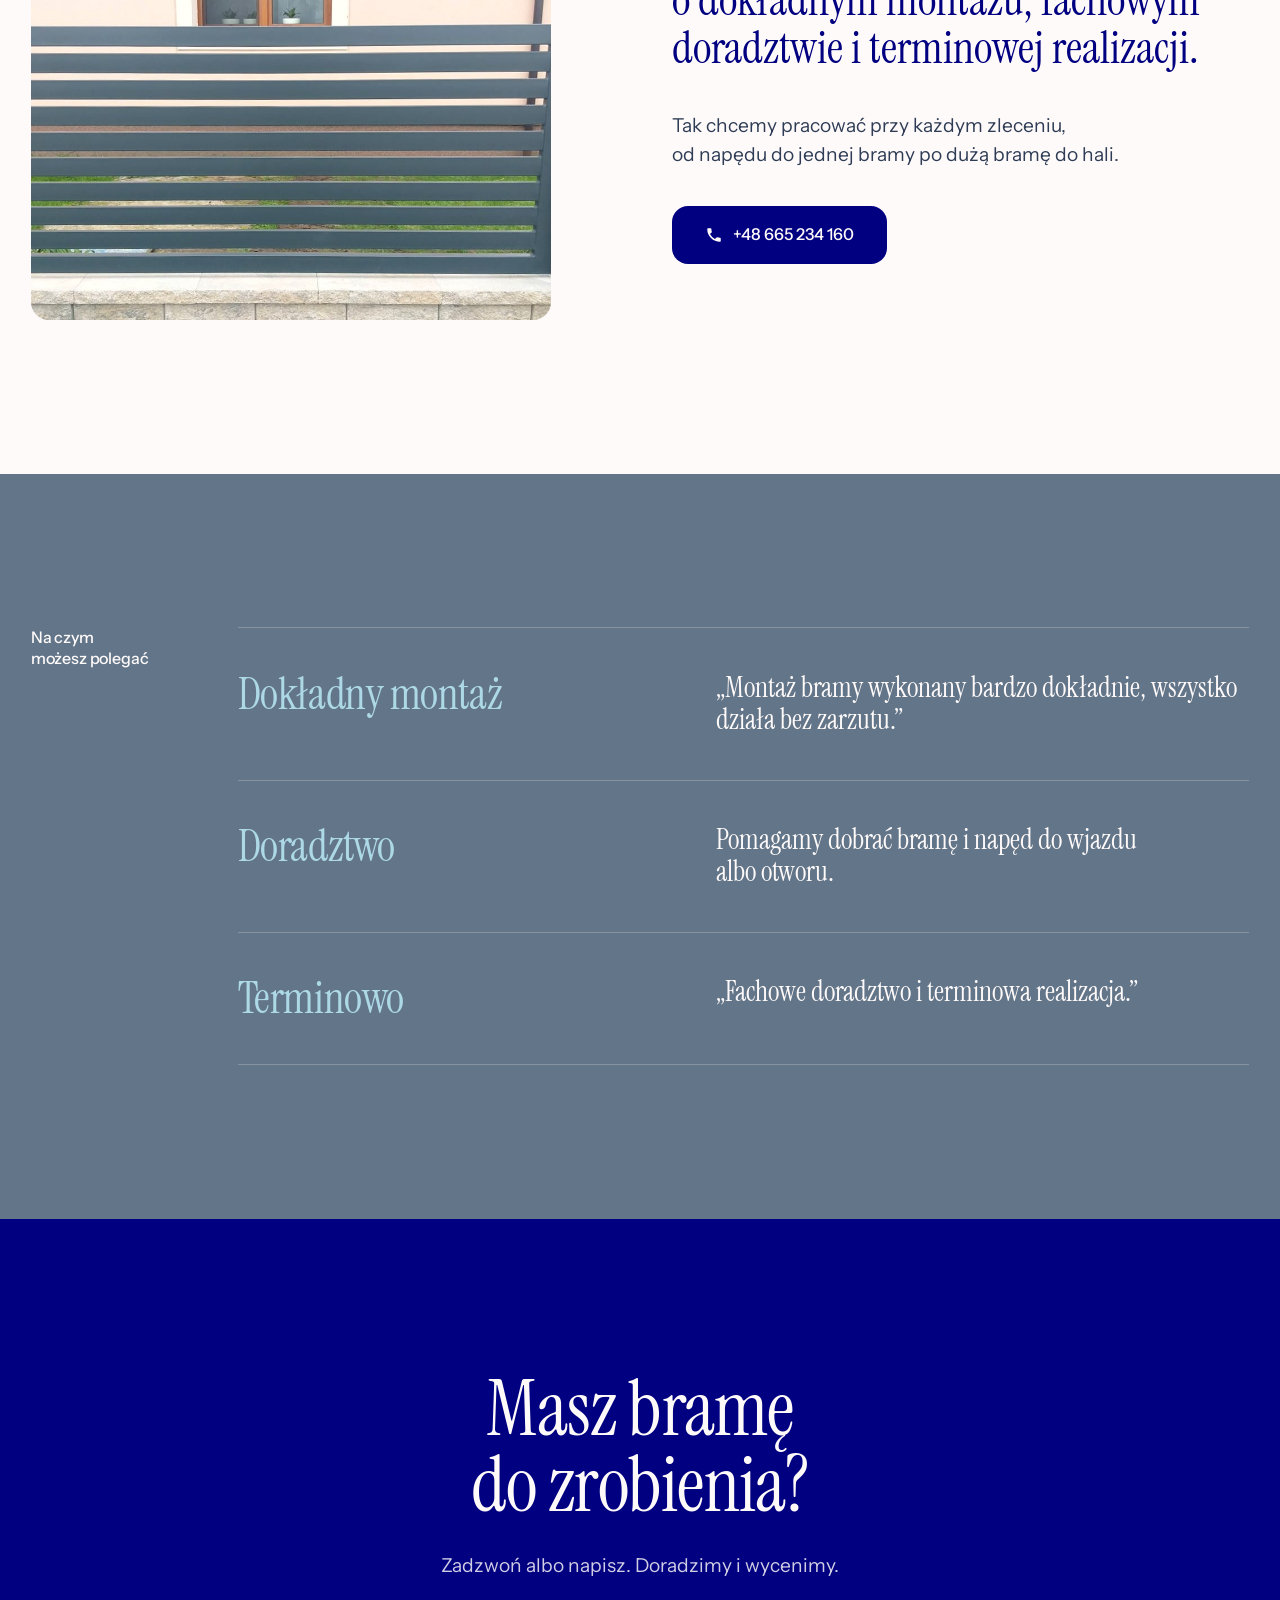
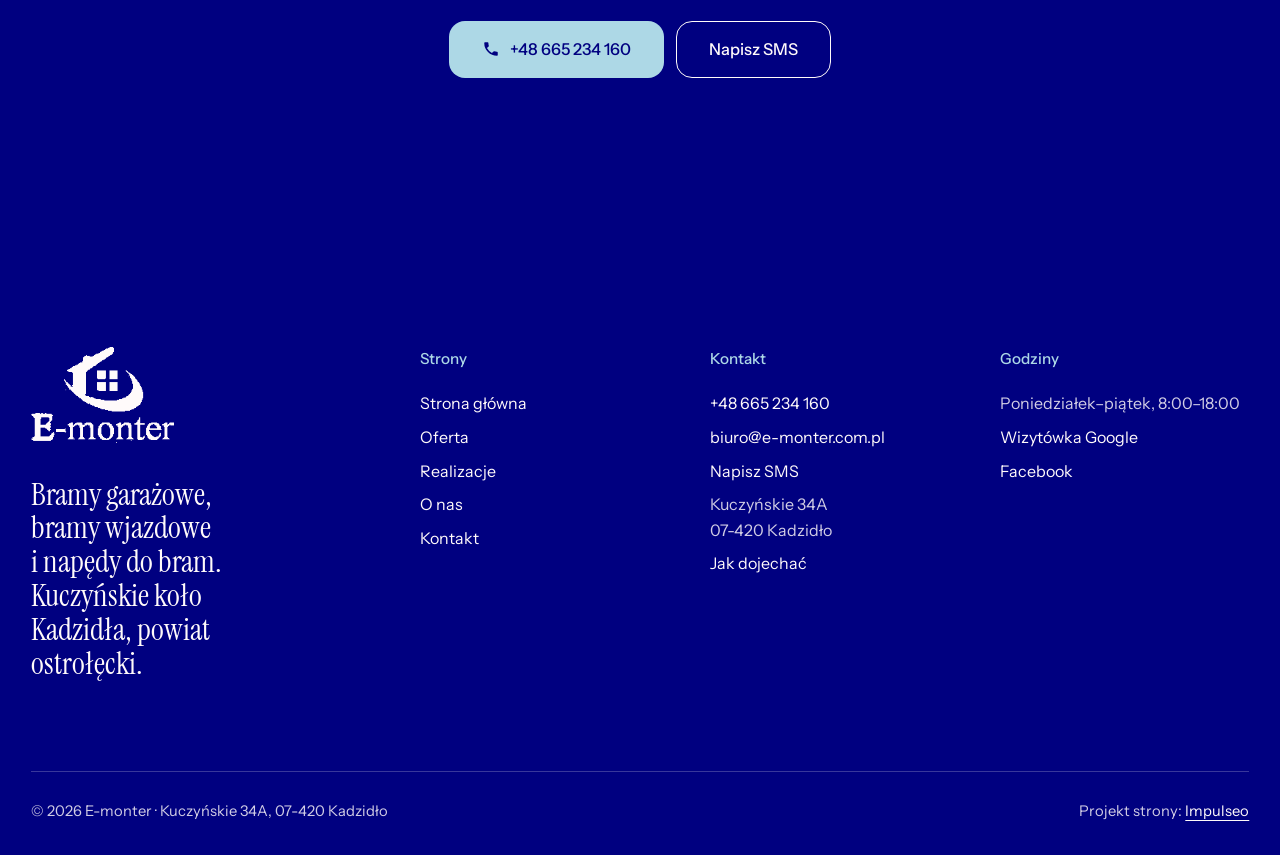
<file: o-nas.html>
<!DOCTYPE html>
<html lang="pl">
<head>
<meta charset="UTF-8">
<meta name="viewport" content="width=device-width, initial-scale=1.0">
<title>O nas · E-monter, bramy i napędy z Kuczyńskiego k. Kadzidła</title>
<meta name="description" content="E-monter, firma Adriana Bacławskiego z Kuczyńskiego k. Kadzidła: bramy garażowe, wjazdowe i napędy do bram, ogrodzenia i balustrady.">
<link rel="canonical" href="https://impulseo-pl.github.io/e-monter/o-nas.html">
<meta name="robots" content="noindex, nofollow">
<meta name="theme-color" content="#000080">
<meta property="og:type" content="website">
<meta property="og:locale" content="pl_PL">
<meta property="og:site_name" content="E-monter">
<meta property="og:title" content="O nas · E-monter, bramy i napędy z Kuczyńskiego k. Kadzidła">
<meta property="og:description" content="E-monter, firma Adriana Bacławskiego z Kuczyńskiego k. Kadzidła: bramy garażowe, wjazdowe i napędy do bram, ogrodzenia i balustrady.">
<meta property="og:url" content="https://impulseo-pl.github.io/e-monter/o-nas.html">
<meta property="og:image" content="https://impulseo-pl.github.io/e-monter/img/og.jpg">
<meta property="og:image:width" content="1200">
<meta property="og:image:height" content="630">
<meta name="twitter:card" content="summary_large_image">
<link rel="icon" href="img/logo.png">
<script>document.documentElement.classList.add('js')</script>
<link rel="preconnect" href="https://fonts.googleapis.com">
<link rel="preconnect" href="https://fonts.gstatic.com" crossorigin>
<link href="https://fonts.googleapis.com/css2?family=Instrument+Sans:wght@400..600&family=Instrument+Serif&display=swap" rel="stylesheet">
<link rel="stylesheet" href="assets/styles.css?v=20261118b">
<style>:root{--cacao:#000080;--bordeaux:#637689;--carmine:#000080;--brass:#ADD8E6;--bone:#FFFAFA;--bone-hi:#FFFFFF;--ink:#000080;--ink-2:#2E3D55;--on-dark:#FFFAFA;--on-dark-2:rgba(255,250,250,.82);--line:rgba(0,0,128,.16);--line-dark:rgba(255,250,250,.22)}.bordeaux{--on-dark-2:#FFFAFA}.ice,#oferta,#kontakt,.faq-sec{background:#ADD8E6}.ice .lead,#oferta .lead,#kontakt .lead,#oferta p,#kontakt p{color:#000080}#kontakt .contact-meta p,#oferta .svc-row p{color:#1B2A4A}.btn-main:hover{background:#637689}.pill{background:rgba(0,0,128,.84)}.pill.solid{background:rgba(0,0,128,.95)}.burger:hover{background:rgba(255,250,250,.12)}.js .reveal-text .w{color:rgba(255,250,250,.42)}.card::after{background:linear-gradient(180deg,rgba(0,0,0,.25) 0%,rgba(0,0,0,0) 30%,rgba(0,0,0,.78) 100%)}.card h3{text-shadow:0 2px 18px rgba(0,0,0,.7)}.form input::placeholder,.form textarea::placeholder{color:rgba(0,0,128,.7)}.lb{background:rgba(0,0,40,.94)}.btn-on-photo{background:rgba(0,0,0,.35)}.phead-img .poglad,.hero-cap,.card-cap{background:rgba(0,0,0,.6)}.pill-logo .mark{height:40px;width:auto}.foot-logo .mark{height:96px;width:auto}.hero-img{object-position:50% 70%}</style>
<script src="assets/lenis.min.js?v=1.1.20" defer></script>
<script src="assets/main.js?v=20261118b" defer></script>
</head>
<body>
<a class="skip" href="#tresc">Przejdź do treści</a>
<header class="pill">
  <a class="pill-logo" href="index.html" aria-label="E-monter - strona główna"><img class="mark" src="img/logo-jasne.png" width="195" height="131" alt=""></a>
  <a class="pill-phone" href="tel:+48665234160">+48 665 234 160</a>
  <button class="burger" type="button" aria-expanded="false" aria-controls="menu" aria-label="Otwórz menu"><i></i><i></i></button>
</header>
<div class="menu" id="menu" aria-hidden="true">
  <div class="menu-grid">
    <nav class="menu-links" aria-label="Menu główne">
      <a href="index.html">Strona główna</a>
      <a href="oferta.html">Oferta</a>
      <a href="realizacje.html">Realizacje</a>
      <a href="o-nas.html" aria-current="page">O nas</a>
      <a href="kontakt.html">Kontakt</a>
    </nav>
    <div class="menu-side">
      <div><b>Telefon</b><a href="tel:+48665234160">+48 665 234 160</a></div>
      <div><b>Siedziba</b>Kuczyńskie 34A, 07-420 Kadzidło</div>
      <div><b>Godziny</b>Poniedziałek–piątek, 8:00–18:00</div>
    </div>
  </div>
</div>
<main id="tresc">
<section class="phead bone">
  <div class="wrap">
    <nav class="crumbs" aria-label="Okruszki"><a href="index.html">Strona główna</a><span aria-hidden="true">/</span><span aria-current="page">O nas</span></nav>
    <h1>Firma z&nbsp;Kuczyńskiego koło Kadzidła</h1>
    <p class="lead">Bramy garażowe, bramy wjazdowe i&nbsp;napędy do&nbsp;bram.</p>
  </div>
</section>
<figure class="phead-img up" style="margin-block:0"><img src="img/g3.jpg" width="1600" height="741" alt="Brama segmentowa w&nbsp;hali, montaż E-monter"></figure>
<section class="sec bone">
  <div class="wrap about">
    <div class="about-left up">
      <p class="label-serif">Kto montuje</p><figure class="about-fig"><img src="img/g7.jpg" width="1290" height="618" alt="Grafitowe przęsło ogrodzenia, montaż E-monter" loading="lazy"></figure>
    </div>
    <div class="about-right up">
      <p class="statement">Firmę prowadzi Adrian Bacławski. Klienci w&nbsp;opiniach piszą o&nbsp;dokładnym montażu, fachowym doradztwie i&nbsp;terminowej realizacji.</p>
      <p class="lead">Tak chcemy pracować przy każdym zleceniu, od&nbsp;napędu do&nbsp;jednej bramy po&nbsp;dużą bramę do&nbsp;hali.</p>
      <div class="btn-row"><a class="btn btn-main" href="tel:+48665234160"><svg class="ico" viewBox="0 0 24 24" fill="none" aria-hidden="true"><path d="M6.6 10.8a15.5 15.5 0 0 0 6.6 6.6l2.2-2.2a1 1 0 0 1 1-.24 11.4 11.4 0 0 0 3.6.58 1 1 0 0 1 1 1V20a1 1 0 0 1-1 1A17 17 0 0 1 3 4a1 1 0 0 1 1-1h3.5a1 1 0 0 1 1 1c0 1.25.2 2.45.57 3.57a1 1 0 0 1-.25 1L6.6 10.8Z" fill="currentColor"/></svg>+48 665 234 160</a></div>
    </div>
  </div>
</section>
<section class="sec bordeaux dark">
  <div class="wrap rows">
    <h2 class="label">Na czym możesz polegać</h2>
    <div class="rows-list"><div><h3>Dokładny montaż</h3><p>„Montaż bramy wykonany bardzo dokładnie, wszystko działa bez zarzutu.”</p></div><div><h3>Doradztwo</h3><p>Pomagamy dobrać bramę i&nbsp;napęd do&nbsp;wjazdu albo otworu.</p></div><div><h3>Terminowo</h3><p>„Fachowe doradztwo i&nbsp;terminowa realizacja.”</p></div></div>
  </div>
</section>
<section class="sec cacao dark band">
  <div class="wrap up">
    <h2>Masz bramę do&nbsp;zrobienia?</h2>
    <p class="lead">Zadzwoń albo napisz. Doradzimy i&nbsp;wycenimy.</p>
    <div class="btn-row">
      <a class="btn btn-brass" href="tel:+48665234160"><svg class="ico" viewBox="0 0 24 24" fill="none" aria-hidden="true"><path d="M6.6 10.8a15.5 15.5 0 0 0 6.6 6.6l2.2-2.2a1 1 0 0 1 1-.24 11.4 11.4 0 0 0 3.6.58 1 1 0 0 1 1 1V20a1 1 0 0 1-1 1A17 17 0 0 1 3 4a1 1 0 0 1 1-1h3.5a1 1 0 0 1 1 1c0 1.25.2 2.45.57 3.57a1 1 0 0 1-.25 1L6.6 10.8Z" fill="currentColor"/></svg>+48 665 234 160</a>
      <a class="btn btn-line" href="sms:+48665234160?body=Dzie%C5%84%20dobry%2C%20pytam%20o%3A%20%28brama%20gara%C5%BCowa%2Fwjazdowa%2Fnap%C4%99d%29.%20Miejscowo%C5%9B%C4%87%3A%20...">Napisz SMS</a>
    </div>
  </div>
</section>
</main>
<footer class="foot dark">
  <div class="wrap">
    <div class="foot-top">
      <div>
        <a class="foot-logo" href="index.html" aria-label="E-monter - strona główna"><img class="mark" src="img/logo-jasne.png" width="195" height="131" alt=""></a>
        <p class="foot-claim">Bramy garażowe, bramy wjazdowe i&nbsp;napędy do&nbsp;bram. Kuczyńskie koło Kadzidła, powiat ostrołęcki.</p>
      </div>
      <div><h4>Strony</h4><ul><li><a href="index.html">Strona główna</a></li><li><a href="oferta.html">Oferta</a></li><li><a href="realizacje.html">Realizacje</a></li><li><a href="o-nas.html">O nas</a></li><li><a href="kontakt.html">Kontakt</a></li></ul></div>
      <div><h4>Kontakt</h4><ul>
        <li><a href="tel:+48665234160">+48 665 234 160</a></li><li><a href="mailto:biuro@e-monter.com.pl">biuro@e-monter.com.pl</a></li><li><a href="sms:+48665234160?body=Dzie%C5%84%20dobry%2C%20pytam%20o%3A%20%28brama%20gara%C5%BCowa%2Fwjazdowa%2Fnap%C4%99d%29.%20Miejscowo%C5%9B%C4%87%3A%20...">Napisz SMS</a></li><li>Kuczyńskie 34A<br>07-420 Kadzidło</li><li><a href="https://maps.google.com/?cid=8042903749833878837" target="_blank" rel="noopener">Jak dojechać</a></li>
      </ul></div>
      <div><h4>Godziny</h4><ul>
        <li>Poniedziałek–piątek, 8:00–18:00</li><li><a href="https://maps.google.com/?cid=8042903749833878837" target="_blank" rel="noopener">Wizytówka Google</a></li><li><a href="https://www.facebook.com/p/e-monter-Adrian-Bac%C5%82awski-100057310487404/" target="_blank" rel="noopener">Facebook</a></li>
      </ul></div>
    </div>
    <div class="foot-bottom">
      <span>© 2026 E-monter · Kuczyńskie 34A, 07-420 Kadzidło</span>
      <span>Projekt strony: <a href="https://impulseo.pl" target="_blank" rel="noopener">Impulseo</a></span>
    </div>
  </div>
</footer>
<div class="callbar">
  <a class="btn btn-main" href="tel:+48665234160"><svg class="ico" viewBox="0 0 24 24" fill="none" aria-hidden="true"><path d="M6.6 10.8a15.5 15.5 0 0 0 6.6 6.6l2.2-2.2a1 1 0 0 1 1-.24 11.4 11.4 0 0 0 3.6.58 1 1 0 0 1 1 1V20a1 1 0 0 1-1 1A17 17 0 0 1 3 4a1 1 0 0 1 1-1h3.5a1 1 0 0 1 1 1c0 1.25.2 2.45.57 3.57a1 1 0 0 1-.25 1L6.6 10.8Z" fill="currentColor"/></svg>Zadzwoń</a>
  <a class="btn btn-line" href="sms:+48665234160?body=Dzie%C5%84%20dobry%2C%20pytam%20o%3A%20%28brama%20gara%C5%BCowa%2Fwjazdowa%2Fnap%C4%99d%29.%20Miejscowo%C5%9B%C4%87%3A%20...">Napisz SMS</a>
</div>
</body>
</html>
</file>
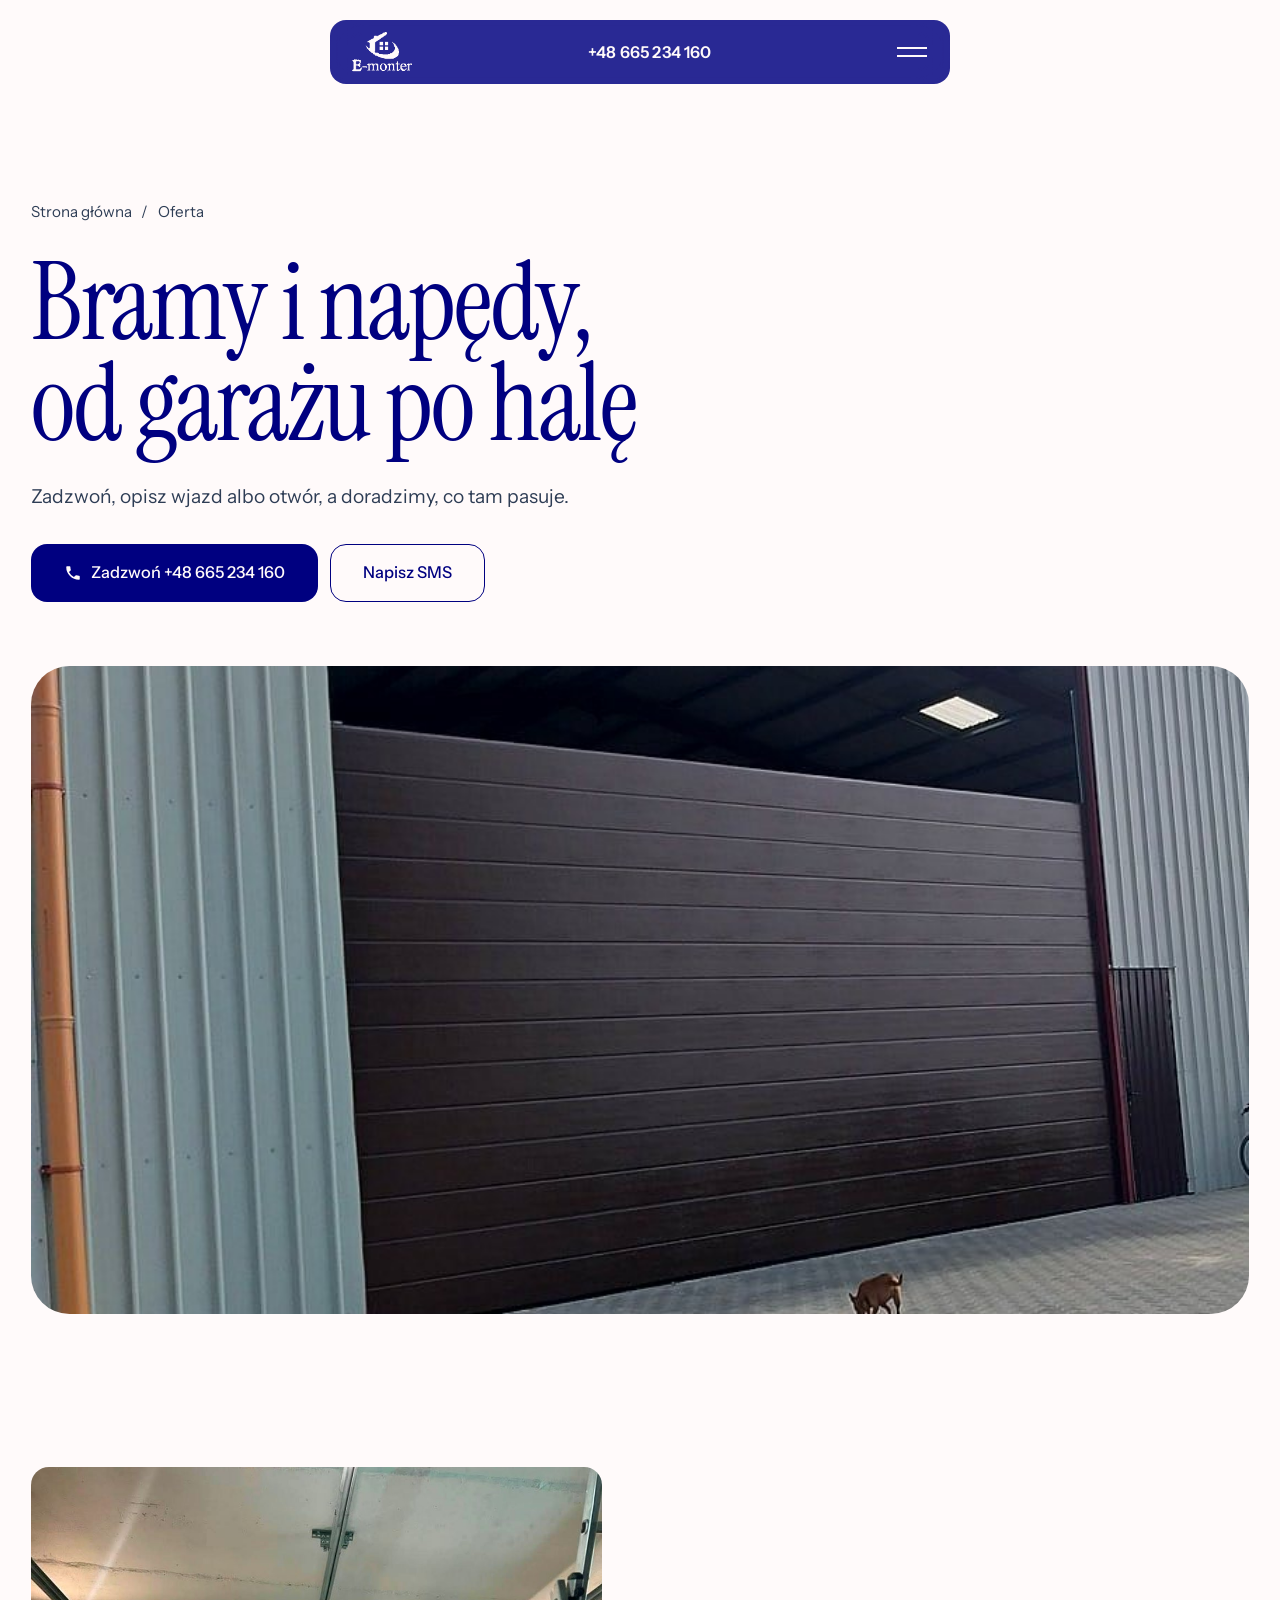
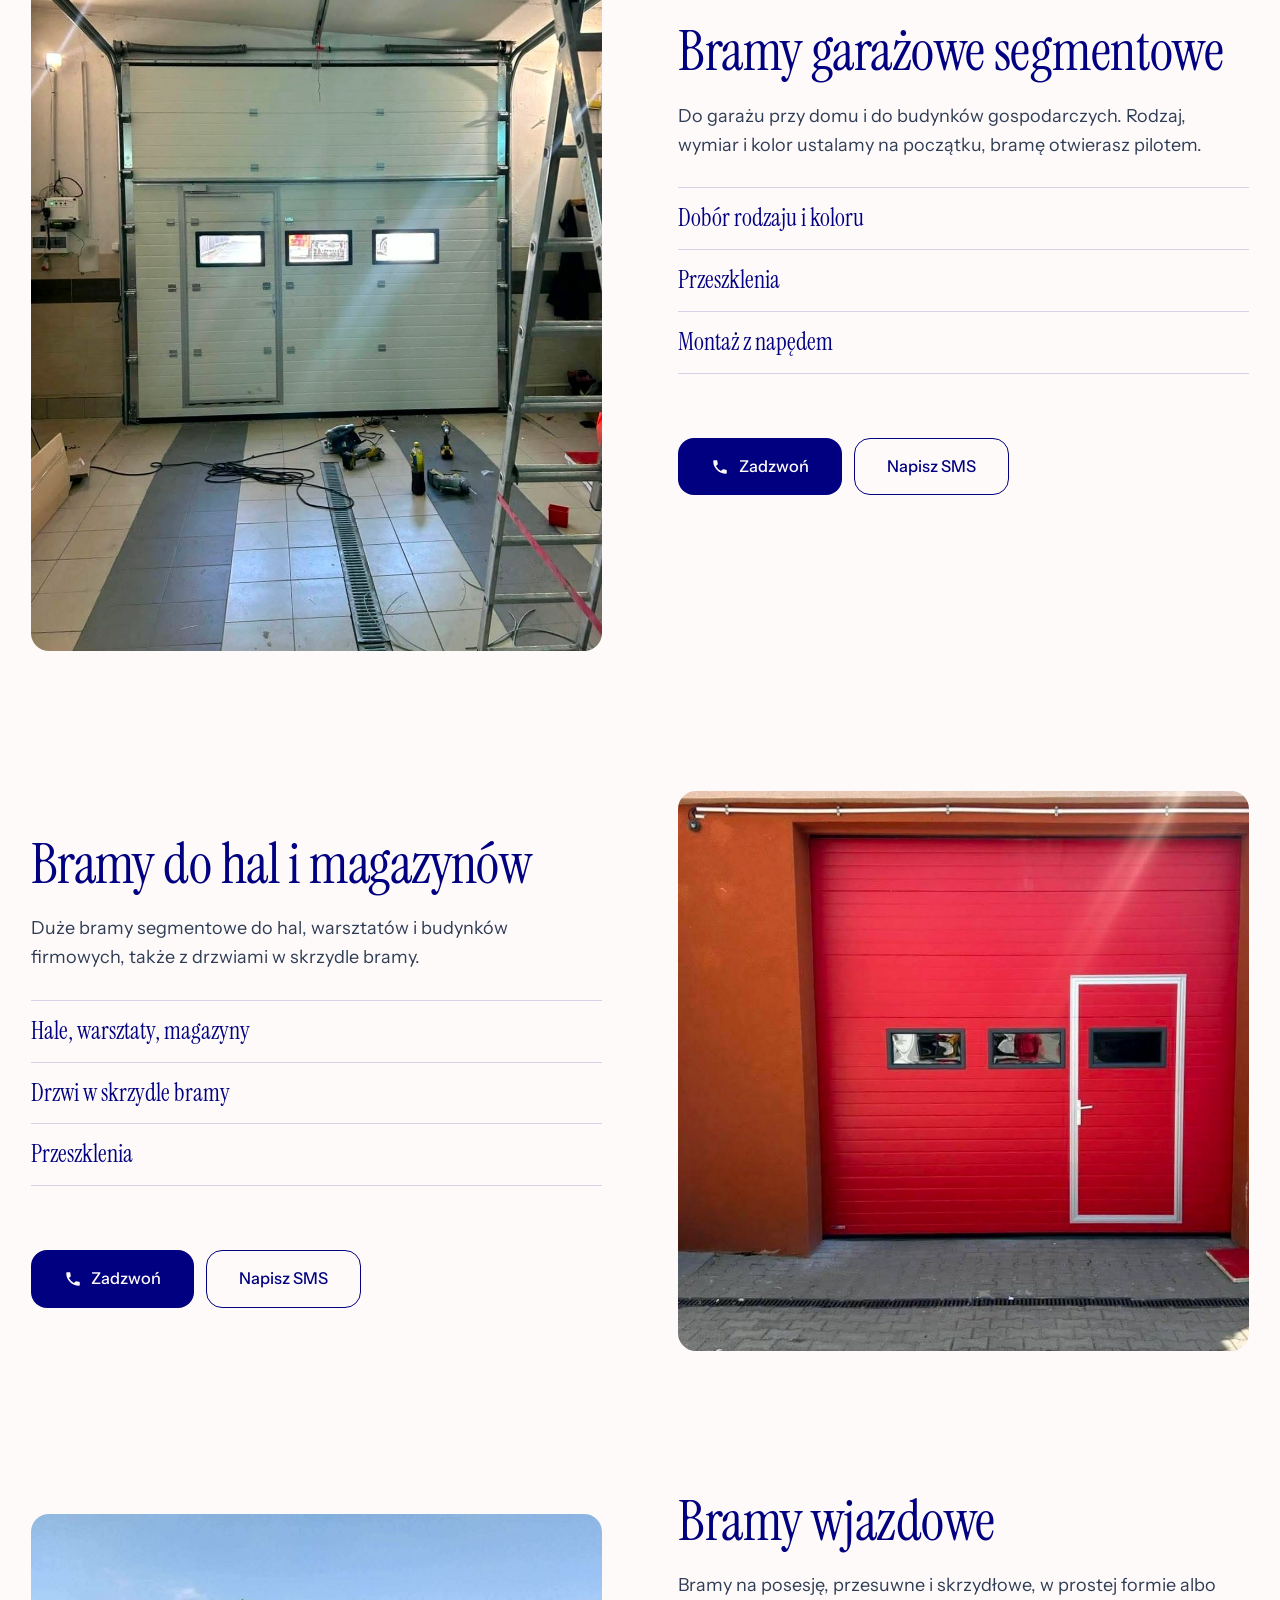
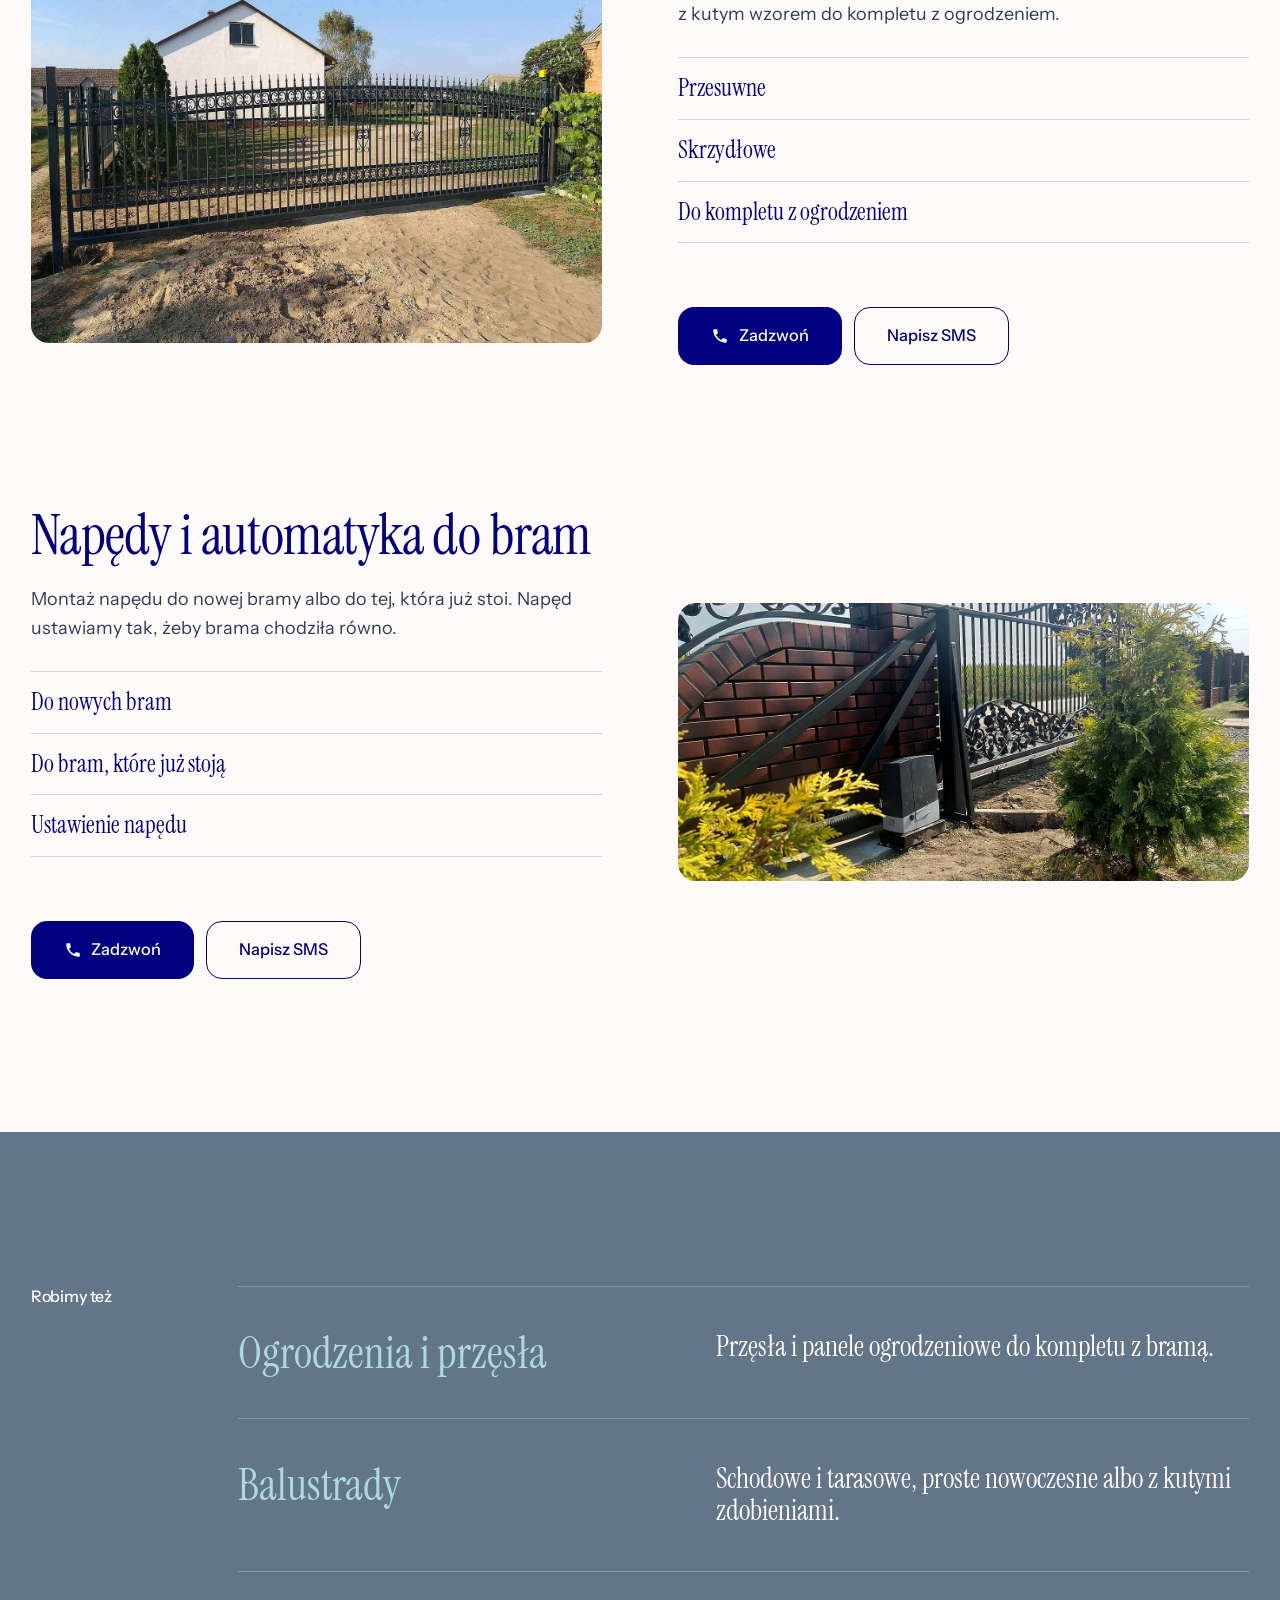
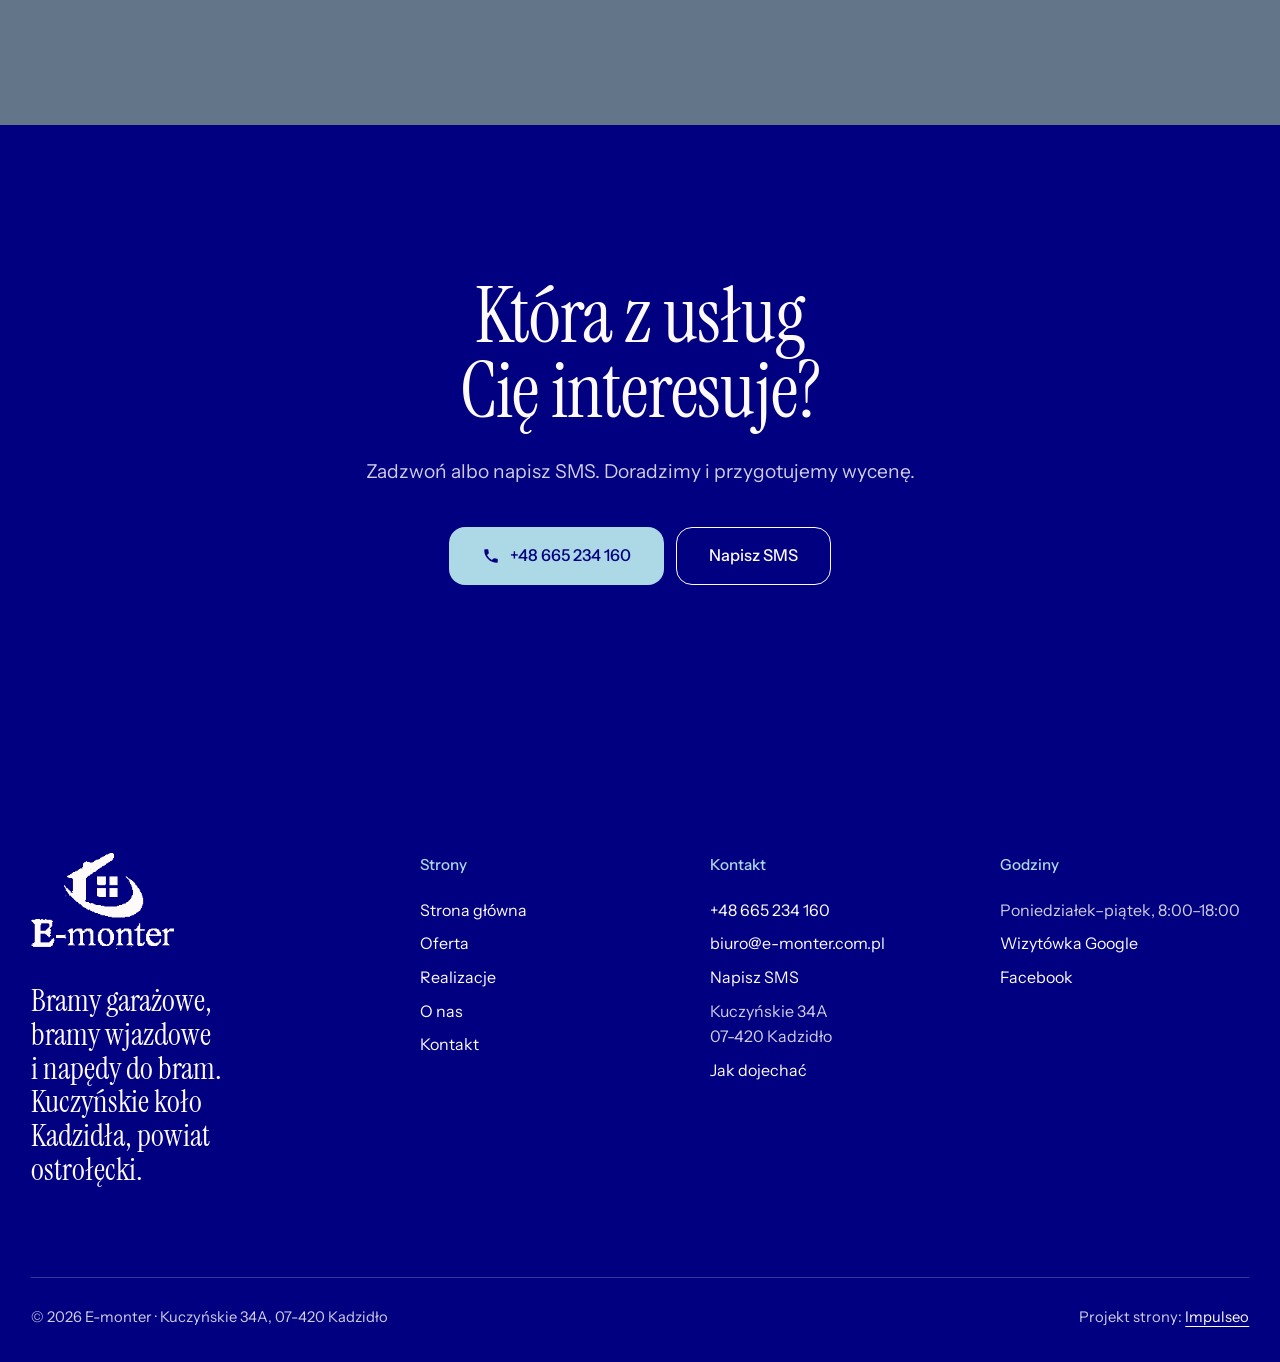
<file: oferta.html>
<!DOCTYPE html>
<html lang="pl">
<head>
<meta charset="UTF-8">
<meta name="viewport" content="width=device-width, initial-scale=1.0">
<title>Oferta · bramy garażowe, do hal, wjazdowe, napędy · E-monter Kadzidło</title>
<meta name="description" content="Bramy garażowe segmentowe, bramy do hal i magazynów, bramy wjazdowe przesuwne i skrzydłowe, napędy do bram, ogrodzenia i balustrady. E-monter, Kuczyńskie k. Kadzidła.">
<link rel="canonical" href="https://impulseo-pl.github.io/e-monter/oferta.html">
<meta name="robots" content="noindex, nofollow">
<meta name="theme-color" content="#000080">
<meta property="og:type" content="website">
<meta property="og:locale" content="pl_PL">
<meta property="og:site_name" content="E-monter">
<meta property="og:title" content="Oferta · bramy garażowe, do hal, wjazdowe, napędy · E-monter Kadzidło">
<meta property="og:description" content="Bramy garażowe segmentowe, bramy do hal i magazynów, bramy wjazdowe przesuwne i skrzydłowe, napędy do bram, ogrodzenia i balustrady. E-monter, Kuczyńskie k. Kadzidła.">
<meta property="og:url" content="https://impulseo-pl.github.io/e-monter/oferta.html">
<meta property="og:image" content="https://impulseo-pl.github.io/e-monter/img/og.jpg">
<meta property="og:image:width" content="1200">
<meta property="og:image:height" content="630">
<meta name="twitter:card" content="summary_large_image">
<link rel="icon" href="img/logo.png">
<script>document.documentElement.classList.add('js')</script>
<link rel="preconnect" href="https://fonts.googleapis.com">
<link rel="preconnect" href="https://fonts.gstatic.com" crossorigin>
<link href="https://fonts.googleapis.com/css2?family=Instrument+Sans:wght@400..600&family=Instrument+Serif&display=swap" rel="stylesheet">
<link rel="stylesheet" href="assets/styles.css?v=20261118b">
<style>:root{--cacao:#000080;--bordeaux:#637689;--carmine:#000080;--brass:#ADD8E6;--bone:#FFFAFA;--bone-hi:#FFFFFF;--ink:#000080;--ink-2:#2E3D55;--on-dark:#FFFAFA;--on-dark-2:rgba(255,250,250,.82);--line:rgba(0,0,128,.16);--line-dark:rgba(255,250,250,.22)}.bordeaux{--on-dark-2:#FFFAFA}.ice,#oferta,#kontakt,.faq-sec{background:#ADD8E6}.ice .lead,#oferta .lead,#kontakt .lead,#oferta p,#kontakt p{color:#000080}#kontakt .contact-meta p,#oferta .svc-row p{color:#1B2A4A}.btn-main:hover{background:#637689}.pill{background:rgba(0,0,128,.84)}.pill.solid{background:rgba(0,0,128,.95)}.burger:hover{background:rgba(255,250,250,.12)}.js .reveal-text .w{color:rgba(255,250,250,.42)}.card::after{background:linear-gradient(180deg,rgba(0,0,0,.25) 0%,rgba(0,0,0,0) 30%,rgba(0,0,0,.78) 100%)}.card h3{text-shadow:0 2px 18px rgba(0,0,0,.7)}.form input::placeholder,.form textarea::placeholder{color:rgba(0,0,128,.7)}.lb{background:rgba(0,0,40,.94)}.btn-on-photo{background:rgba(0,0,0,.35)}.phead-img .poglad,.hero-cap,.card-cap{background:rgba(0,0,0,.6)}.pill-logo .mark{height:40px;width:auto}.foot-logo .mark{height:96px;width:auto}.hero-img{object-position:50% 70%}</style>
<script src="assets/lenis.min.js?v=1.1.20" defer></script>
<script src="assets/main.js?v=20261118b" defer></script>
</head>
<body>
<a class="skip" href="#tresc">Przejdź do treści</a>
<header class="pill">
  <a class="pill-logo" href="index.html" aria-label="E-monter - strona główna"><img class="mark" src="img/logo-jasne.png" width="195" height="131" alt=""></a>
  <a class="pill-phone" href="tel:+48665234160">+48 665 234 160</a>
  <button class="burger" type="button" aria-expanded="false" aria-controls="menu" aria-label="Otwórz menu"><i></i><i></i></button>
</header>
<div class="menu" id="menu" aria-hidden="true">
  <div class="menu-grid">
    <nav class="menu-links" aria-label="Menu główne">
      <a href="index.html">Strona główna</a>
      <a href="oferta.html" aria-current="page">Oferta</a>
      <a href="realizacje.html">Realizacje</a>
      <a href="o-nas.html">O nas</a>
      <a href="kontakt.html">Kontakt</a>
    </nav>
    <div class="menu-side">
      <div><b>Telefon</b><a href="tel:+48665234160">+48 665 234 160</a></div>
      <div><b>Siedziba</b>Kuczyńskie 34A, 07-420 Kadzidło</div>
      <div><b>Godziny</b>Poniedziałek–piątek, 8:00–18:00</div>
    </div>
  </div>
</div>
<main id="tresc">
<section class="phead bone">
  <div class="wrap">
    <nav class="crumbs" aria-label="Okruszki"><a href="index.html">Strona główna</a><span aria-hidden="true">/</span><span aria-current="page">Oferta</span></nav>
    <h1>Bramy i&nbsp;napędy, od&nbsp;garażu po&nbsp;halę</h1>
    <p class="lead">Zadzwoń, opisz wjazd albo otwór, a&nbsp;doradzimy, co tam pasuje.</p>
    <div class="btn-row" style="margin-top:32px"><a class="btn btn-main" href="tel:+48665234160"><svg class="ico" viewBox="0 0 24 24" fill="none" aria-hidden="true"><path d="M6.6 10.8a15.5 15.5 0 0 0 6.6 6.6l2.2-2.2a1 1 0 0 1 1-.24 11.4 11.4 0 0 0 3.6.58 1 1 0 0 1 1 1V20a1 1 0 0 1-1 1A17 17 0 0 1 3 4a1 1 0 0 1 1-1h3.5a1 1 0 0 1 1 1c0 1.25.2 2.45.57 3.57a1 1 0 0 1-.25 1L6.6 10.8Z" fill="currentColor"/></svg>Zadzwoń +48 665 234 160</a><a class="btn btn-line" href="sms:+48665234160?body=Dzie%C5%84%20dobry%2C%20pytam%20o%3A%20%28brama%20gara%C5%BCowa%2Fwjazdowa%2Fnap%C4%99d%29.%20Miejscowo%C5%9B%C4%87%3A%20...">Napisz SMS</a></div>
  </div>
</section>
<figure class="phead-img up" style="margin-block:0"><img src="img/g6.jpg" width="868" height="640" alt="Ciemna brama segmentowa w&nbsp;hali, montaż E-monter"></figure>
<section class="sec bone">
  <div class="wrap offer">
    <article class="off up" id="garazowe">
      <figure class="off-fig"><img src="img/g2.jpg" width="1038" height="1424" alt="Brama segmentowa z&nbsp;przeszkleniami w&nbsp;trakcie montażu w&nbsp;garażu" loading="lazy"></figure>
      <div>
        <h2>Bramy garażowe segmentowe</h2>
        <p>Do garażu przy domu i&nbsp;do budynków gospodarczych. Rodzaj, wymiar i&nbsp;kolor ustalamy na początku, bramę otwierasz pilotem.</p>
        <ul><li>Dobór rodzaju i&nbsp;koloru</li><li>Przeszklenia</li><li>Montaż z napędem</li></ul>
        <div class="btn-row" style="margin-top:32px"><a class="btn btn-main" href="tel:+48665234160"><svg class="ico" viewBox="0 0 24 24" fill="none" aria-hidden="true"><path d="M6.6 10.8a15.5 15.5 0 0 0 6.6 6.6l2.2-2.2a1 1 0 0 1 1-.24 11.4 11.4 0 0 0 3.6.58 1 1 0 0 1 1 1V20a1 1 0 0 1-1 1A17 17 0 0 1 3 4a1 1 0 0 1 1-1h3.5a1 1 0 0 1 1 1c0 1.25.2 2.45.57 3.57a1 1 0 0 1-.25 1L6.6 10.8Z" fill="currentColor"/></svg>Zadzwoń</a><a class="btn btn-line" href="sms:+48665234160?body=Dzie%C5%84%20dobry%2C%20pytam%20o%3A%20%28brama%20gara%C5%BCowa%2Fwjazdowa%2Fnap%C4%99d%29.%20Miejscowo%C5%9B%C4%87%3A%20...">Napisz SMS</a></div>
      </div>
    </article>
    <article class="off up" id="hale">
      <figure class="off-fig"><img src="img/g4.jpg" width="881" height="864" alt="Czerwona brama segmentowa z&nbsp;drzwiami w&nbsp;skrzydle" loading="lazy"></figure>
      <div>
        <h2>Bramy do&nbsp;hal i&nbsp;magazynów</h2>
        <p>Duże bramy segmentowe do&nbsp;hal, warsztatów i&nbsp;budynków firmowych, także z&nbsp;drzwiami w&nbsp;skrzydle bramy.</p>
        <ul><li>Hale, warsztaty, magazyny</li><li>Drzwi w&nbsp;skrzydle bramy</li><li>Przeszklenia</li></ul>
        <div class="btn-row" style="margin-top:32px"><a class="btn btn-main" href="tel:+48665234160"><svg class="ico" viewBox="0 0 24 24" fill="none" aria-hidden="true"><path d="M6.6 10.8a15.5 15.5 0 0 0 6.6 6.6l2.2-2.2a1 1 0 0 1 1-.24 11.4 11.4 0 0 0 3.6.58 1 1 0 0 1 1 1V20a1 1 0 0 1-1 1A17 17 0 0 1 3 4a1 1 0 0 1 1-1h3.5a1 1 0 0 1 1 1c0 1.25.2 2.45.57 3.57a1 1 0 0 1-.25 1L6.6 10.8Z" fill="currentColor"/></svg>Zadzwoń</a><a class="btn btn-line" href="sms:+48665234160?body=Dzie%C5%84%20dobry%2C%20pytam%20o%3A%20%28brama%20gara%C5%BCowa%2Fwjazdowa%2Fnap%C4%99d%29.%20Miejscowo%C5%9B%C4%87%3A%20...">Napisz SMS</a></div>
      </div>
    </article>
    <article class="off up" id="wjazdowe">
      <figure class="off-fig"><img src="img/hero-g5.jpg" width="1440" height="1080" alt="Kuta brama wjazdowa z&nbsp;ogrodzeniem przy domu" loading="lazy"></figure>
      <div>
        <h2>Bramy wjazdowe</h2>
        <p>Bramy na posesję, przesuwne i&nbsp;skrzydłowe, w&nbsp;prostej formie albo z&nbsp;kutym wzorem do&nbsp;kompletu z&nbsp;ogrodzeniem.</p>
        <ul><li>Przesuwne</li><li>Skrzydłowe</li><li>Do kompletu z&nbsp;ogrodzeniem</li></ul>
        <div class="btn-row" style="margin-top:32px"><a class="btn btn-main" href="tel:+48665234160"><svg class="ico" viewBox="0 0 24 24" fill="none" aria-hidden="true"><path d="M6.6 10.8a15.5 15.5 0 0 0 6.6 6.6l2.2-2.2a1 1 0 0 1 1-.24 11.4 11.4 0 0 0 3.6.58 1 1 0 0 1 1 1V20a1 1 0 0 1-1 1A17 17 0 0 1 3 4a1 1 0 0 1 1-1h3.5a1 1 0 0 1 1 1c0 1.25.2 2.45.57 3.57a1 1 0 0 1-.25 1L6.6 10.8Z" fill="currentColor"/></svg>Zadzwoń</a><a class="btn btn-line" href="sms:+48665234160?body=Dzie%C5%84%20dobry%2C%20pytam%20o%3A%20%28brama%20gara%C5%BCowa%2Fwjazdowa%2Fnap%C4%99d%29.%20Miejscowo%C5%9B%C4%87%3A%20...">Napisz SMS</a></div>
      </div>
    </article>
    <article class="off up" id="napedy">
      <figure class="off-fig"><img src="img/g1.jpg" width="1316" height="640" alt="Napęd przy bramie przesuwnej" loading="lazy"></figure>
      <div>
        <h2>Napędy i&nbsp;automatyka do&nbsp;bram</h2>
        <p>Montaż napędu do&nbsp;nowej bramy albo do&nbsp;tej, która już stoi. Napęd ustawiamy tak, żeby brama chodziła równo.</p>
        <ul><li>Do nowych bram</li><li>Do bram, które już stoją</li><li>Ustawienie napędu</li></ul>
        <div class="btn-row" style="margin-top:32px"><a class="btn btn-main" href="tel:+48665234160"><svg class="ico" viewBox="0 0 24 24" fill="none" aria-hidden="true"><path d="M6.6 10.8a15.5 15.5 0 0 0 6.6 6.6l2.2-2.2a1 1 0 0 1 1-.24 11.4 11.4 0 0 0 3.6.58 1 1 0 0 1 1 1V20a1 1 0 0 1-1 1A17 17 0 0 1 3 4a1 1 0 0 1 1-1h3.5a1 1 0 0 1 1 1c0 1.25.2 2.45.57 3.57a1 1 0 0 1-.25 1L6.6 10.8Z" fill="currentColor"/></svg>Zadzwoń</a><a class="btn btn-line" href="sms:+48665234160?body=Dzie%C5%84%20dobry%2C%20pytam%20o%3A%20%28brama%20gara%C5%BCowa%2Fwjazdowa%2Fnap%C4%99d%29.%20Miejscowo%C5%9B%C4%87%3A%20...">Napisz SMS</a></div>
      </div>
    </article>
  </div>
</section>
<section class="sec bordeaux dark" id="robimy-tez">
  <div class="wrap rows">
    <h2 class="label">Robimy też</h2>
    <dl class="rows-list" style="margin:0"><div id="ogrodzenia"><dt>Ogrodzenia i&nbsp;przęsła</dt><dd>Przęsła i&nbsp;panele ogrodzeniowe do&nbsp;kompletu z&nbsp;bramą.</dd></div><div id="balustrady"><dt>Balustrady</dt><dd>Schodowe i&nbsp;tarasowe, proste nowoczesne albo z&nbsp;kutymi zdobieniami.</dd></div></dl>
  </div>
</section>
<section class="sec cacao dark band">
  <div class="wrap up">
    <h2>Która z&nbsp;usług Cię interesuje?</h2>
    <p class="lead">Zadzwoń albo napisz SMS. Doradzimy i&nbsp;przygotujemy wycenę.</p>
    <div class="btn-row">
      <a class="btn btn-brass" href="tel:+48665234160"><svg class="ico" viewBox="0 0 24 24" fill="none" aria-hidden="true"><path d="M6.6 10.8a15.5 15.5 0 0 0 6.6 6.6l2.2-2.2a1 1 0 0 1 1-.24 11.4 11.4 0 0 0 3.6.58 1 1 0 0 1 1 1V20a1 1 0 0 1-1 1A17 17 0 0 1 3 4a1 1 0 0 1 1-1h3.5a1 1 0 0 1 1 1c0 1.25.2 2.45.57 3.57a1 1 0 0 1-.25 1L6.6 10.8Z" fill="currentColor"/></svg>+48 665 234 160</a>
      <a class="btn btn-line" href="sms:+48665234160?body=Dzie%C5%84%20dobry%2C%20pytam%20o%3A%20%28brama%20gara%C5%BCowa%2Fwjazdowa%2Fnap%C4%99d%29.%20Miejscowo%C5%9B%C4%87%3A%20...">Napisz SMS</a>
    </div>
  </div>
</section>
</main>
<footer class="foot dark">
  <div class="wrap">
    <div class="foot-top">
      <div>
        <a class="foot-logo" href="index.html" aria-label="E-monter - strona główna"><img class="mark" src="img/logo-jasne.png" width="195" height="131" alt=""></a>
        <p class="foot-claim">Bramy garażowe, bramy wjazdowe i&nbsp;napędy do&nbsp;bram. Kuczyńskie koło Kadzidła, powiat ostrołęcki.</p>
      </div>
      <div><h4>Strony</h4><ul><li><a href="index.html">Strona główna</a></li><li><a href="oferta.html">Oferta</a></li><li><a href="realizacje.html">Realizacje</a></li><li><a href="o-nas.html">O nas</a></li><li><a href="kontakt.html">Kontakt</a></li></ul></div>
      <div><h4>Kontakt</h4><ul>
        <li><a href="tel:+48665234160">+48 665 234 160</a></li><li><a href="mailto:biuro@e-monter.com.pl">biuro@e-monter.com.pl</a></li><li><a href="sms:+48665234160?body=Dzie%C5%84%20dobry%2C%20pytam%20o%3A%20%28brama%20gara%C5%BCowa%2Fwjazdowa%2Fnap%C4%99d%29.%20Miejscowo%C5%9B%C4%87%3A%20...">Napisz SMS</a></li><li>Kuczyńskie 34A<br>07-420 Kadzidło</li><li><a href="https://maps.google.com/?cid=8042903749833878837" target="_blank" rel="noopener">Jak dojechać</a></li>
      </ul></div>
      <div><h4>Godziny</h4><ul>
        <li>Poniedziałek–piątek, 8:00–18:00</li><li><a href="https://maps.google.com/?cid=8042903749833878837" target="_blank" rel="noopener">Wizytówka Google</a></li><li><a href="https://www.facebook.com/p/e-monter-Adrian-Bac%C5%82awski-100057310487404/" target="_blank" rel="noopener">Facebook</a></li>
      </ul></div>
    </div>
    <div class="foot-bottom">
      <span>© 2026 E-monter · Kuczyńskie 34A, 07-420 Kadzidło</span>
      <span>Projekt strony: <a href="https://impulseo.pl" target="_blank" rel="noopener">Impulseo</a></span>
    </div>
  </div>
</footer>
<div class="callbar">
  <a class="btn btn-main" href="tel:+48665234160"><svg class="ico" viewBox="0 0 24 24" fill="none" aria-hidden="true"><path d="M6.6 10.8a15.5 15.5 0 0 0 6.6 6.6l2.2-2.2a1 1 0 0 1 1-.24 11.4 11.4 0 0 0 3.6.58 1 1 0 0 1 1 1V20a1 1 0 0 1-1 1A17 17 0 0 1 3 4a1 1 0 0 1 1-1h3.5a1 1 0 0 1 1 1c0 1.25.2 2.45.57 3.57a1 1 0 0 1-.25 1L6.6 10.8Z" fill="currentColor"/></svg>Zadzwoń</a>
  <a class="btn btn-line" href="sms:+48665234160?body=Dzie%C5%84%20dobry%2C%20pytam%20o%3A%20%28brama%20gara%C5%BCowa%2Fwjazdowa%2Fnap%C4%99d%29.%20Miejscowo%C5%9B%C4%87%3A%20...">Napisz SMS</a>
</div>
</body>
</html>
</file>
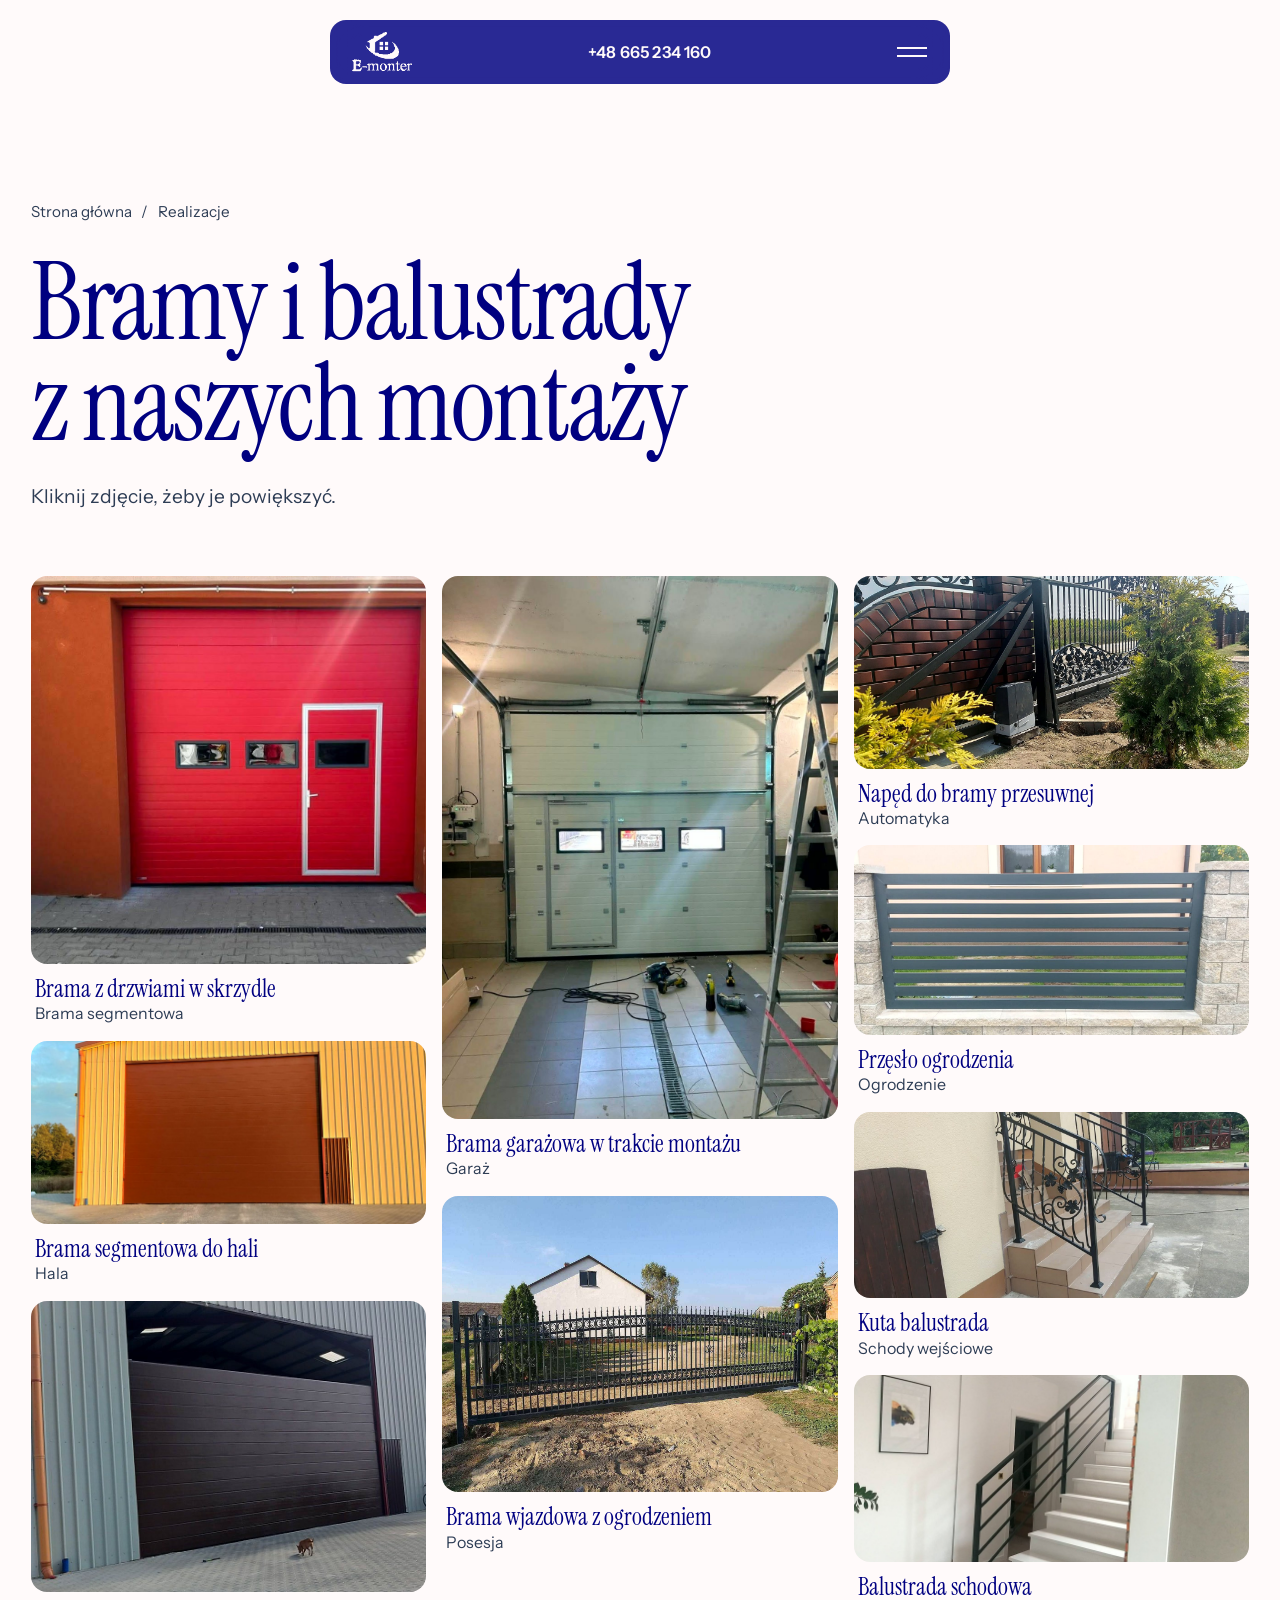
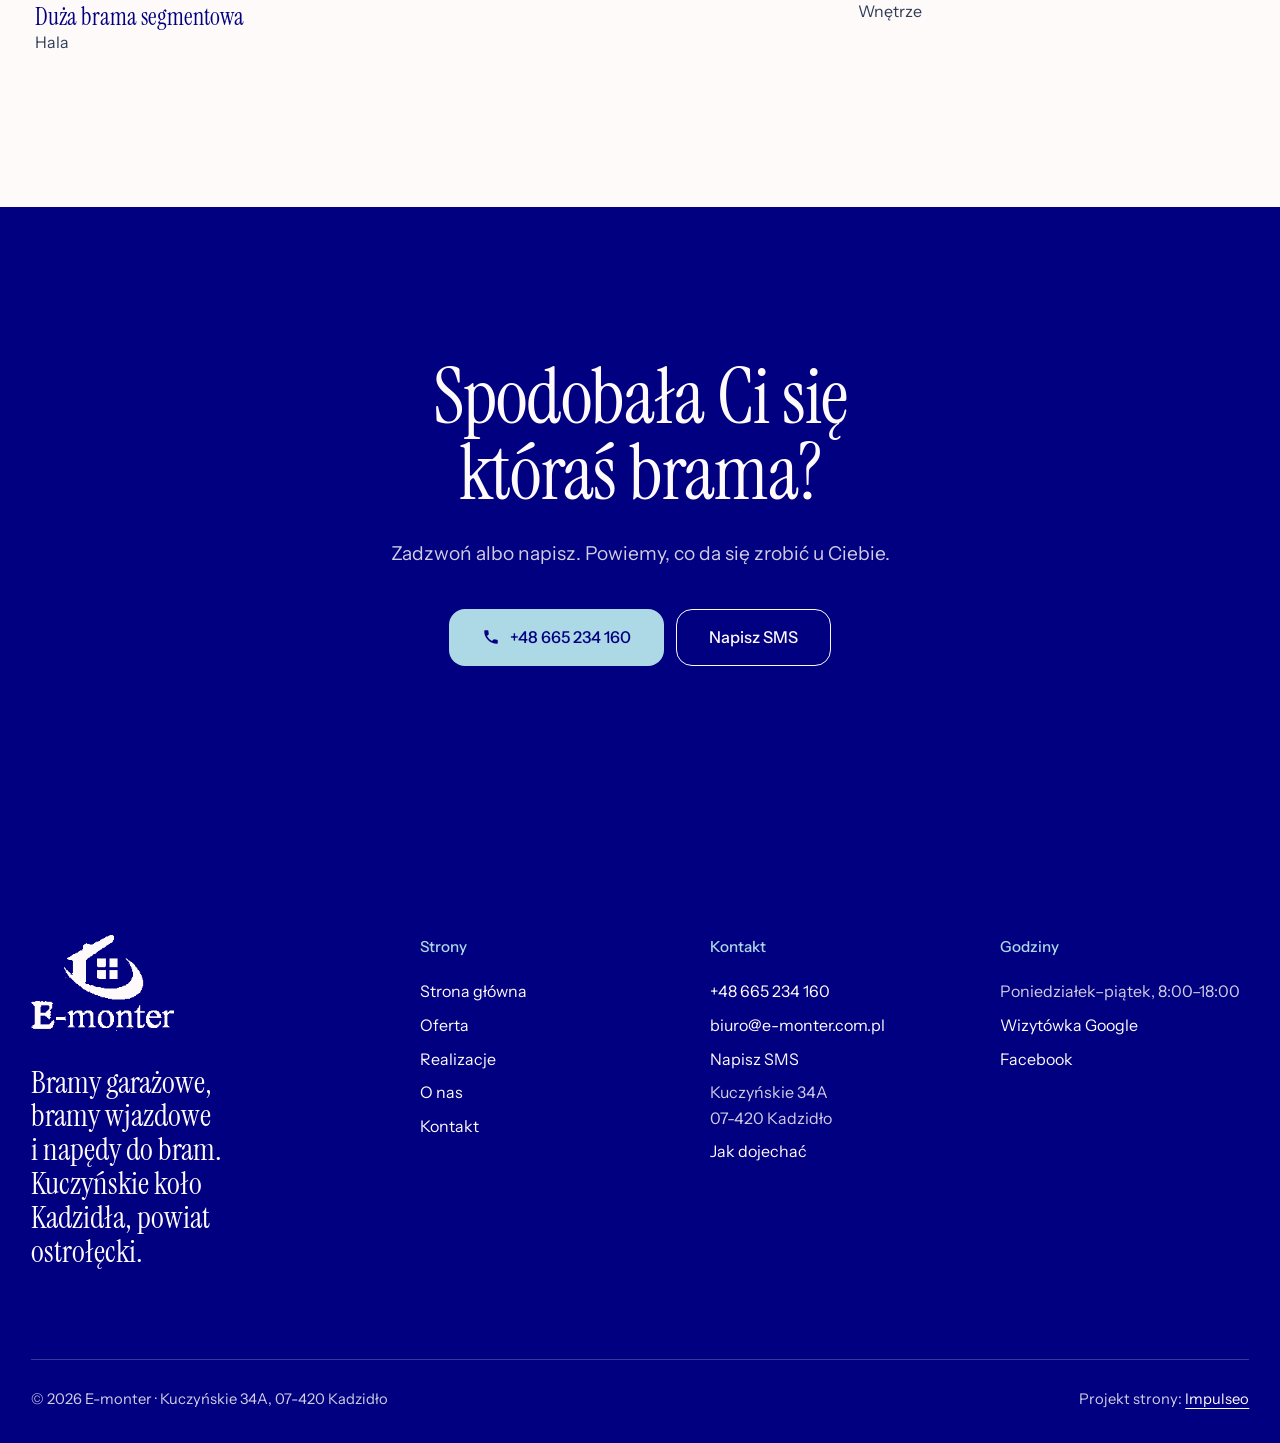
<file: realizacje.html>
<!DOCTYPE html>
<html lang="pl">
<head>
<meta charset="UTF-8">
<meta name="viewport" content="width=device-width, initial-scale=1.0">
<title>Realizacje · bramy garażowe i wjazdowe · E-monter Kadzidło</title>
<meta name="description" content="Bramy garażowe, bramy do hal, bramy wjazdowe z napędem, ogrodzenia i balustrady zamontowane przez E-monter z Kuczyńskiego k. Kadzidła.">
<link rel="canonical" href="https://impulseo-pl.github.io/e-monter/realizacje.html">
<meta name="robots" content="noindex, nofollow">
<meta name="theme-color" content="#000080">
<meta property="og:type" content="website">
<meta property="og:locale" content="pl_PL">
<meta property="og:site_name" content="E-monter">
<meta property="og:title" content="Realizacje · bramy garażowe i wjazdowe · E-monter Kadzidło">
<meta property="og:description" content="Bramy garażowe, bramy do hal, bramy wjazdowe z napędem, ogrodzenia i balustrady zamontowane przez E-monter z Kuczyńskiego k. Kadzidła.">
<meta property="og:url" content="https://impulseo-pl.github.io/e-monter/realizacje.html">
<meta property="og:image" content="https://impulseo-pl.github.io/e-monter/img/og.jpg">
<meta property="og:image:width" content="1200">
<meta property="og:image:height" content="630">
<meta name="twitter:card" content="summary_large_image">
<link rel="icon" href="img/logo.png">
<script>document.documentElement.classList.add('js')</script>
<link rel="preconnect" href="https://fonts.googleapis.com">
<link rel="preconnect" href="https://fonts.gstatic.com" crossorigin>
<link href="https://fonts.googleapis.com/css2?family=Instrument+Sans:wght@400..600&family=Instrument+Serif&display=swap" rel="stylesheet">
<link rel="stylesheet" href="assets/styles.css?v=20261118b">
<style>:root{--cacao:#000080;--bordeaux:#637689;--carmine:#000080;--brass:#ADD8E6;--bone:#FFFAFA;--bone-hi:#FFFFFF;--ink:#000080;--ink-2:#2E3D55;--on-dark:#FFFAFA;--on-dark-2:rgba(255,250,250,.82);--line:rgba(0,0,128,.16);--line-dark:rgba(255,250,250,.22)}.bordeaux{--on-dark-2:#FFFAFA}.ice,#oferta,#kontakt,.faq-sec{background:#ADD8E6}.ice .lead,#oferta .lead,#kontakt .lead,#oferta p,#kontakt p{color:#000080}#kontakt .contact-meta p,#oferta .svc-row p{color:#1B2A4A}.btn-main:hover{background:#637689}.pill{background:rgba(0,0,128,.84)}.pill.solid{background:rgba(0,0,128,.95)}.burger:hover{background:rgba(255,250,250,.12)}.js .reveal-text .w{color:rgba(255,250,250,.42)}.card::after{background:linear-gradient(180deg,rgba(0,0,0,.25) 0%,rgba(0,0,0,0) 30%,rgba(0,0,0,.78) 100%)}.card h3{text-shadow:0 2px 18px rgba(0,0,0,.7)}.form input::placeholder,.form textarea::placeholder{color:rgba(0,0,128,.7)}.lb{background:rgba(0,0,40,.94)}.btn-on-photo{background:rgba(0,0,0,.35)}.phead-img .poglad,.hero-cap,.card-cap{background:rgba(0,0,0,.6)}.pill-logo .mark{height:40px;width:auto}.foot-logo .mark{height:96px;width:auto}.hero-img{object-position:50% 70%}</style>
<script src="assets/lenis.min.js?v=1.1.20" defer></script>
<script src="assets/main.js?v=20261118b" defer></script>
</head>
<body>
<a class="skip" href="#tresc">Przejdź do treści</a>
<header class="pill">
  <a class="pill-logo" href="index.html" aria-label="E-monter - strona główna"><img class="mark" src="img/logo-jasne.png" width="195" height="131" alt=""></a>
  <a class="pill-phone" href="tel:+48665234160">+48 665 234 160</a>
  <button class="burger" type="button" aria-expanded="false" aria-controls="menu" aria-label="Otwórz menu"><i></i><i></i></button>
</header>
<div class="menu" id="menu" aria-hidden="true">
  <div class="menu-grid">
    <nav class="menu-links" aria-label="Menu główne">
      <a href="index.html">Strona główna</a>
      <a href="oferta.html">Oferta</a>
      <a href="realizacje.html" aria-current="page">Realizacje</a>
      <a href="o-nas.html">O nas</a>
      <a href="kontakt.html">Kontakt</a>
    </nav>
    <div class="menu-side">
      <div><b>Telefon</b><a href="tel:+48665234160">+48 665 234 160</a></div>
      <div><b>Siedziba</b>Kuczyńskie 34A, 07-420 Kadzidło</div>
      <div><b>Godziny</b>Poniedziałek–piątek, 8:00–18:00</div>
    </div>
  </div>
</div>
<main id="tresc">
<section class="phead bone">
  <div class="wrap">
    <nav class="crumbs" aria-label="Okruszki"><a href="index.html">Strona główna</a><span aria-hidden="true">/</span><span aria-current="page">Realizacje</span></nav>
    <h1>Bramy i&nbsp;balustrady z&nbsp;naszych montaży</h1>
    <p class="lead">Kliknij zdjęcie, żeby je powiększyć.</p>
  </div>
</section>
<section class="sec bone" style="padding-top:0">
  <div class="wrap">
    <div class="gal">
    <figure><button type="button" aria-label="Powiększ: Czerwona brama segmentowa z&nbsp;drzwiami w&nbsp;skrzydle"><img src="img/g4.jpg" width="881" height="864" alt="Czerwona brama segmentowa z&nbsp;drzwiami w&nbsp;skrzydle" loading="lazy"></button><figcaption><b>Brama z&nbsp;drzwiami w&nbsp;skrzydle</b>Brama segmentowa</figcaption></figure>
    <figure><button type="button" aria-label="Powiększ: Brązowa brama segmentowa w&nbsp;hali"><img src="img/g3.jpg" width="1600" height="741" alt="Brązowa brama segmentowa w&nbsp;hali" loading="lazy"></button><figcaption><b>Brama segmentowa do&nbsp;hali</b>Hala</figcaption></figure>
    <figure><button type="button" aria-label="Powiększ: Ciemna brama segmentowa w&nbsp;hali"><img src="img/g6.jpg" width="868" height="640" alt="Ciemna brama segmentowa w&nbsp;hali" loading="lazy"></button><figcaption><b>Duża brama segmentowa</b>Hala</figcaption></figure>
    <figure><button type="button" aria-label="Powiększ: Brama segmentowa z&nbsp;przeszkleniami w&nbsp;trakcie montażu"><img src="img/g2.jpg" width="1038" height="1424" alt="Brama segmentowa z&nbsp;przeszkleniami w&nbsp;trakcie montażu" loading="lazy"></button><figcaption><b>Brama garażowa w&nbsp;trakcie montażu</b>Garaż</figcaption></figure>
    <figure><button type="button" aria-label="Powiększ: Kuta brama wjazdowa z&nbsp;ogrodzeniem"><img src="img/hero-g5.jpg" width="1440" height="1080" alt="Kuta brama wjazdowa z&nbsp;ogrodzeniem" loading="lazy"></button><figcaption><b>Brama wjazdowa z&nbsp;ogrodzeniem</b>Posesja</figcaption></figure>
    <figure><button type="button" aria-label="Powiększ: Napęd przy bramie przesuwnej"><img src="img/g1.jpg" width="1316" height="640" alt="Napęd przy bramie przesuwnej" loading="lazy"></button><figcaption><b>Napęd do&nbsp;bramy przesuwnej</b>Automatyka</figcaption></figure>
    <figure><button type="button" aria-label="Powiększ: Grafitowe przęsło ogrodzenia z&nbsp;poziomych profili"><img src="img/g7.jpg" width="1290" height="618" alt="Grafitowe przęsło ogrodzenia z&nbsp;poziomych profili" loading="lazy"></button><figcaption><b>Przęsło ogrodzenia</b>Ogrodzenie</figcaption></figure>
    <figure><button type="button" aria-label="Powiększ: Kuta balustrada przy schodach wejściowych"><img src="img/g8.jpg" width="1284" height="606" alt="Kuta balustrada przy schodach wejściowych" loading="lazy"></button><figcaption><b>Kuta balustrada</b>Schody wejściowe</figcaption></figure>
    <figure><button type="button" aria-label="Powiększ: Prosta grafitowa balustrada schodowa"><img src="img/g9.jpg" width="1600" height="756" alt="Prosta grafitowa balustrada schodowa" loading="lazy"></button><figcaption><b>Balustrada schodowa</b>Wnętrze</figcaption></figure>
    </div>
  </div>
</section>
<div class="lb" aria-hidden="true" role="dialog" aria-label="Powiększone zdjęcie"><div><img alt=""><p></p></div><button type="button" aria-label="Zamknij">×</button></div>
<section class="sec cacao dark band">
  <div class="wrap up">
    <h2>Spodobała Ci się któraś brama?</h2>
    <p class="lead">Zadzwoń albo napisz. Powiemy, co da się zrobić u&nbsp;Ciebie.</p>
    <div class="btn-row">
      <a class="btn btn-brass" href="tel:+48665234160"><svg class="ico" viewBox="0 0 24 24" fill="none" aria-hidden="true"><path d="M6.6 10.8a15.5 15.5 0 0 0 6.6 6.6l2.2-2.2a1 1 0 0 1 1-.24 11.4 11.4 0 0 0 3.6.58 1 1 0 0 1 1 1V20a1 1 0 0 1-1 1A17 17 0 0 1 3 4a1 1 0 0 1 1-1h3.5a1 1 0 0 1 1 1c0 1.25.2 2.45.57 3.57a1 1 0 0 1-.25 1L6.6 10.8Z" fill="currentColor"/></svg>+48 665 234 160</a>
      <a class="btn btn-line" href="sms:+48665234160?body=Dzie%C5%84%20dobry%2C%20pytam%20o%3A%20%28brama%20gara%C5%BCowa%2Fwjazdowa%2Fnap%C4%99d%29.%20Miejscowo%C5%9B%C4%87%3A%20...">Napisz SMS</a>
    </div>
  </div>
</section>
</main>
<footer class="foot dark">
  <div class="wrap">
    <div class="foot-top">
      <div>
        <a class="foot-logo" href="index.html" aria-label="E-monter - strona główna"><img class="mark" src="img/logo-jasne.png" width="195" height="131" alt=""></a>
        <p class="foot-claim">Bramy garażowe, bramy wjazdowe i&nbsp;napędy do&nbsp;bram. Kuczyńskie koło Kadzidła, powiat ostrołęcki.</p>
      </div>
      <div><h4>Strony</h4><ul><li><a href="index.html">Strona główna</a></li><li><a href="oferta.html">Oferta</a></li><li><a href="realizacje.html">Realizacje</a></li><li><a href="o-nas.html">O nas</a></li><li><a href="kontakt.html">Kontakt</a></li></ul></div>
      <div><h4>Kontakt</h4><ul>
        <li><a href="tel:+48665234160">+48 665 234 160</a></li><li><a href="mailto:biuro@e-monter.com.pl">biuro@e-monter.com.pl</a></li><li><a href="sms:+48665234160?body=Dzie%C5%84%20dobry%2C%20pytam%20o%3A%20%28brama%20gara%C5%BCowa%2Fwjazdowa%2Fnap%C4%99d%29.%20Miejscowo%C5%9B%C4%87%3A%20...">Napisz SMS</a></li><li>Kuczyńskie 34A<br>07-420 Kadzidło</li><li><a href="https://maps.google.com/?cid=8042903749833878837" target="_blank" rel="noopener">Jak dojechać</a></li>
      </ul></div>
      <div><h4>Godziny</h4><ul>
        <li>Poniedziałek–piątek, 8:00–18:00</li><li><a href="https://maps.google.com/?cid=8042903749833878837" target="_blank" rel="noopener">Wizytówka Google</a></li><li><a href="https://www.facebook.com/p/e-monter-Adrian-Bac%C5%82awski-100057310487404/" target="_blank" rel="noopener">Facebook</a></li>
      </ul></div>
    </div>
    <div class="foot-bottom">
      <span>© 2026 E-monter · Kuczyńskie 34A, 07-420 Kadzidło</span>
      <span>Projekt strony: <a href="https://impulseo.pl" target="_blank" rel="noopener">Impulseo</a></span>
    </div>
  </div>
</footer>
<div class="callbar">
  <a class="btn btn-main" href="tel:+48665234160"><svg class="ico" viewBox="0 0 24 24" fill="none" aria-hidden="true"><path d="M6.6 10.8a15.5 15.5 0 0 0 6.6 6.6l2.2-2.2a1 1 0 0 1 1-.24 11.4 11.4 0 0 0 3.6.58 1 1 0 0 1 1 1V20a1 1 0 0 1-1 1A17 17 0 0 1 3 4a1 1 0 0 1 1-1h3.5a1 1 0 0 1 1 1c0 1.25.2 2.45.57 3.57a1 1 0 0 1-.25 1L6.6 10.8Z" fill="currentColor"/></svg>Zadzwoń</a>
  <a class="btn btn-line" href="sms:+48665234160?body=Dzie%C5%84%20dobry%2C%20pytam%20o%3A%20%28brama%20gara%C5%BCowa%2Fwjazdowa%2Fnap%C4%99d%29.%20Miejscowo%C5%9B%C4%87%3A%20...">Napisz SMS</a>
</div>
</body>
</html>
</file>
<file: assets/styles.css>
/* Silnik dem Impulseo (11.2026). Układ wg thefitouter.com: menu-pigułka, wielki szeryf, tekst odsłaniany słowo po słowie,
   lista usług, karty rozwijane przy przewijaniu. Paleta 60-30-10: Bone (tło) / Bordeaux + Cacao (sekcje, stopka) / Carmine + Brass (przyciski).
   Kroje: Instrument Serif + Instrument Sans. Dane klienta NIE trafiają do tego pliku (tylko do tresc.py i <style> w HTML). */
:root{
  --cacao:#240808;
  --bordeaux:#6E151A;
  --carmine:#B32E33;
  --brass:#CD9F65;
  --bone:#F0E6CB;
  --bone-hi:#FAF4E2;           /* pola formularza na tle Bone */
  --ink:var(--cacao);          /* tekst na Bone: 16:1 */
  --ink-2:var(--bordeaux);     /* tekst drugi na Bone: 9:1 */
  --on-dark:var(--bone);       /* tekst na Bordeaux 9:1, na Cacao 15:1 */
  --on-dark-2:rgba(240,230,203,.74);
  --line:rgba(36,8,8,.16);
  --line-dark:rgba(240,230,203,.18);
  --f-serif:"Instrument Serif",Georgia,"Times New Roman",serif;
  --f-sans:"Instrument Sans",system-ui,-apple-system,"Segoe UI",Roboto,Arial,sans-serif;
  --gut:clamp(16px,2.4vw,32px);
  --wrap:1440px;
  --r:18px;
  --ease:cubic-bezier(.16,.84,.44,1);
}
*,*::before,*::after{box-sizing:border-box}
html{-webkit-text-size-adjust:100%}
body{margin:0;background:var(--bone);color:var(--ink);font-family:var(--f-sans);font-size:1.125rem;line-height:1.6;-webkit-font-smoothing:antialiased;overflow-x:clip}
img{display:block;max-width:100%;height:auto}
a{color:inherit}
p{margin:0}
h1,h2,h3{margin:0;font-family:var(--f-serif);font-weight:400;line-height:1.02;letter-spacing:-.01em;text-wrap:balance}
p,li{text-wrap:pretty}
ul{margin:0;padding:0;list-style:none}
:focus-visible{outline:2px solid var(--carmine);outline-offset:3px}
.dark :focus-visible{outline-color:var(--brass)}
.skip{position:absolute;left:-9999px;top:8px;z-index:300;background:var(--cacao);color:var(--bone);padding:.6rem 1rem;border-radius:10px}
.skip:focus{left:8px}
.wrap{max-width:var(--wrap);margin:0 auto;padding-inline:var(--gut)}
.sr{position:absolute;width:1px;height:1px;overflow:hidden;clip:rect(0 0 0 0);white-space:nowrap}

/* ---------- sekcje i kolory ---------- */
.sec{padding-block:clamp(96px,12vw,180px)}
.bone{background:var(--bone);color:var(--ink)}
.dark{color:var(--on-dark)}
.bordeaux{background:var(--bordeaux)}
.cacao{background:var(--cacao)}
.dark h2,.dark h3{color:var(--bone)}
.label{font-family:var(--f-sans);font-size:1rem;font-weight:500;line-height:1.3;color:var(--ink)}
.dark .label{color:var(--bone)}
.label-serif{font-family:var(--f-serif);font-size:clamp(2.2rem,3.4vw,3.2rem);line-height:1;color:var(--bordeaux)}
.dark .label-serif{color:var(--brass)}
.lead{font-size:clamp(1.08rem,1rem + .25vw,1.25rem);line-height:1.55;color:var(--ink-2);max-width:36rem}
.dark .lead{color:var(--on-dark-2)}

/* ---------- przyciski (10%: Carmine na jasnym, Brass na ciemnym) ---------- */
.btn{display:inline-flex;align-items:center;justify-content:center;gap:.6rem;min-height:3.6rem;padding:1rem 2rem;border-radius:16px;border:1.5px solid transparent;font:500 1.02rem/1.2 var(--f-sans);text-decoration:none;cursor:pointer;
  transition:background-color .5s var(--ease),color .5s var(--ease),border-color .5s var(--ease),transform .5s var(--ease)}
.btn:active{transform:scale(.98)}
.btn-main{background:var(--carmine);color:var(--bone)}
.btn-main:hover{background:var(--bordeaux)}
.btn-brass{background:var(--brass);color:var(--cacao)}
.btn-brass:hover{background:var(--bone)}
.btn-line{border-color:currentColor;color:var(--ink);background:transparent}
.btn-line:hover{background:var(--cacao);border-color:var(--cacao);color:var(--bone)}
.dark .btn-line{color:var(--bone)}
.dark .btn-line:hover{background:var(--bone);border-color:var(--bone);color:var(--cacao)}
.btn-sm{min-height:2.8rem;padding:.7rem 1.3rem;font-size:.95rem;border-radius:12px}
.btn-row{display:flex;flex-wrap:wrap;gap:12px}
.ico{width:18px;height:18px;flex:none}
.link{display:inline-flex;align-items:center;gap:.5rem;font-weight:500;text-decoration:none;border-bottom:1.5px solid currentColor;padding-bottom:3px;color:var(--bordeaux);transition:gap .4s var(--ease)}
.link:hover{gap:.85rem}
.dark .link{color:var(--brass)}

/* ---------- menu-pigułka ---------- */
.pill{position:fixed;top:20px;left:50%;transform:translateX(-50%);z-index:100;width:min(620px,calc(100% - 32px));height:64px;display:flex;align-items:center;gap:16px;padding:0 14px 0 22px;border-radius:16px;
  background:rgba(36,8,8,.84);color:var(--bone);-webkit-backdrop-filter:blur(16px) saturate(1.2);backdrop-filter:blur(16px) saturate(1.2);transition:background-color .5s var(--ease)}
.pill.solid{background:rgba(36,8,8,.94)}
.pill-logo{display:block;width:86px;flex:none;color:var(--bone)}
.pill-logo svg{display:block;width:100%;height:auto}
.pill-logo svg path{fill:currentColor}
.pill-phone{flex:1;text-align:center;font-weight:600;font-size:1.02rem;letter-spacing:.01em;text-decoration:none;white-space:nowrap}
.pill-phone:hover{color:var(--brass)}
.pill-cta{flex:none}
.burger{flex:none;width:48px;height:48px;display:flex;flex-direction:column;gap:6px;align-items:center;justify-content:center;background:transparent;border:0;color:var(--bone);cursor:pointer;border-radius:12px}
.burger:hover{background:rgba(240,230,203,.1)}
.burger i{display:block;width:30px;height:2px;background:currentColor;transition:transform .4s var(--ease)}
.menu-open .burger i:first-child{transform:translateY(4px) rotate(45deg)}
.menu-open .burger i:last-child{transform:translateY(-4px) rotate(-45deg)}

.menu{position:fixed;inset:0;z-index:90;background:var(--cacao);color:var(--bone);display:flex;flex-direction:column;justify-content:flex-end;padding:120px var(--gut) clamp(32px,5vw,56px);
  clip-path:inset(0 0 100% 0);visibility:hidden;transition:clip-path .8s var(--ease),visibility 0s linear .8s}
.menu-open .menu{clip-path:inset(0 0 0 0);visibility:visible;transition:clip-path .8s var(--ease)}
.menu-grid{display:grid;grid-template-columns:1.4fr 1fr;gap:40px;align-items:end;max-width:var(--wrap);width:100%;margin:0 auto}
.menu-links a{display:block;font-family:var(--f-serif);font-size:clamp(3rem,8vw,7rem);line-height:1.02;text-decoration:none;color:var(--bone);transition:color .4s var(--ease),padding .5s var(--ease)}
.menu-links a:hover,.menu-links a[aria-current="page"]{color:var(--brass)}
.menu-links a:hover{padding-left:.15em}
.menu-side{display:grid;gap:22px;font-size:1.05rem;color:var(--on-dark-2)}
.menu-side b{display:block;color:var(--bone);font-weight:500;font-size:.95rem;margin-bottom:4px}
.menu-side a{color:var(--bone)}
.menu-open body{overflow:hidden}

/* ---------- hero ---------- */
.hero{position:relative;height:100svh;min-height:600px;overflow:hidden;background:var(--cacao);color:var(--bone);isolation:isolate}
.hero-img{position:absolute;inset:-4% 0 0;width:100%;height:108%;object-fit:cover;object-position:50% 60%;z-index:-2;will-change:transform}
.hero::after{content:"";position:absolute;inset:0;z-index:-1;background:linear-gradient(180deg,rgba(0,0,0,.42) 0%,rgba(0,0,0,0) 26%,rgba(0,0,0,.06) 50%,rgba(0,0,0,.66) 100%)}
.hero-in{position:absolute;left:0;right:0;bottom:0;padding:0 var(--gut) clamp(28px,4vw,48px);display:grid;grid-template-columns:1fr auto;align-items:end;gap:28px}
.hero h1{font-size:clamp(3.4rem,9.2vw,8.8rem);line-height:.92;color:var(--bone);letter-spacing:-.02em;max-width:17ch;text-shadow:0 2px 30px rgba(0,0,0,.25)}
.hero-side{display:grid;gap:18px;justify-items:end;text-align:right;max-width:22rem;padding-bottom:.6rem}
.hero-side p{font-size:1.05rem;line-height:1.5;color:var(--bone);text-shadow:0 1px 10px rgba(0,0,0,.45)}

/* ---------- O nas (dwie kolumny) ---------- */
.about{display:grid;grid-template-columns:1fr 1fr;gap:clamp(32px,5vw,80px)}
.about-left{display:grid;align-content:start;gap:clamp(28px,4vw,56px)}
.about-fig{margin:0;border-radius:var(--r);overflow:hidden;max-width:520px}
.about-fig img{width:100%;aspect-ratio:3/2;object-fit:cover}
.statement{text-wrap:balance;font-family:var(--f-serif);font-size:clamp(2rem,3.5vw,3.4rem);line-height:1.08;color:var(--ink)}
.about-right .lead{margin-top:clamp(28px,3vw,40px);max-width:30rem}
.about-right .btn-row{margin-top:36px}

/* ---------- tekst odsłaniany słowo po słowie ---------- */
.reveal-sec{position:relative;height:170vh}
.reveal-stick{position:sticky;top:0;height:100svh;display:grid;grid-template-columns:1.6fr 1fr;align-items:center;gap:clamp(32px,5vw,80px);padding:96px var(--gut) 48px;max-width:var(--wrap);margin:0 auto}
.reveal-main{display:grid;gap:28px}
.reveal-aside{display:grid;gap:14px;align-content:center;padding-left:clamp(24px,3vw,48px);border-left:1px solid var(--line-dark);color:var(--on-dark-2)}
.reveal-phone{font-family:var(--f-serif);font-size:clamp(2.2rem,3.6vw,3.4rem);line-height:1;color:var(--brass);text-decoration:none}
.reveal-phone:hover{color:var(--bone)}
.reveal-text{font-family:var(--f-serif);font-size:clamp(1.9rem,4.1vw,3.9rem);line-height:1.1;color:var(--bone);max-width:30ch}
.js .reveal-text .w{color:rgba(240,230,203,.45);transition:color .25s linear}
.js .reveal-text .w.on{color:var(--bone)}

/* ---------- lista usług ---------- */
.svc{display:grid;grid-template-columns:minmax(120px,.5fr) 3fr;gap:clamp(20px,3vw,48px)}
.svc-list{display:grid}
.svc-row{display:grid;grid-template-columns:1fr 1.25fr;gap:clamp(20px,4vw,72px);padding:clamp(28px,4vw,56px) 0;border-top:1px solid var(--line);text-decoration:none;color:inherit}
.svc-row:last-child{border-bottom:1px solid var(--line)}
.svc-row h3{font-size:clamp(2rem,3.4vw,3.2rem);line-height:1.02;color:var(--ink);transition:color .5s var(--ease)}
.svc-row p{font-family:var(--f-serif);font-size:clamp(1.45rem,2.3vw,2.2rem);line-height:1.12;color:var(--bordeaux)}
.js .svc-row p{opacity:.5;transition:opacity .9s var(--ease)}
.js .svc-row.on p{opacity:1}
.svc-row:hover h3{color:var(--carmine)}
.svc-foot{margin-top:48px}

/* ---------- karty rozwijane przy przewijaniu ---------- */
.cards{padding-block:clamp(48px,6vw,96px)}
.card-wrap{position:relative;height:125vh}
.card-wrap+.card-wrap{margin-top:-15vh}
.card-stick{position:sticky;top:0;height:100svh;display:grid;place-items:center;overflow:hidden}
.card{--p:0;position:relative;width:calc(46vw + 54vw * var(--p));height:calc(50svh + 50svh * var(--p));border-radius:calc(28px + 32px * var(--p));overflow:hidden;color:var(--bone);text-decoration:none;isolation:isolate;display:block;background:#3a1512}
.card img{position:absolute;inset:0;width:100%;height:100%;object-fit:cover;z-index:-2;transform:scale(calc(1.04 - .04 * var(--p)))}
.card::after{content:"";position:absolute;inset:0;z-index:-1;background:linear-gradient(180deg,rgba(36,8,8,.25) 0%,rgba(36,8,8,0) 30%,rgba(36,8,8,.84) 100%)}
.card-in{position:absolute;left:0;right:0;bottom:calc(28px + 52px * var(--p));display:grid;justify-items:center;gap:22px;text-align:center;padding:0 24px}
.card h3{font-size:clamp(2.2rem,calc(2.2rem + 2.4vw * var(--p)),5rem);color:var(--brass);text-shadow:0 2px 18px rgba(36,8,8,.75)}
.card .btn{pointer-events:none}
.card:hover .btn{background:var(--bordeaux)}

/* ---------- opinie ---------- */
.quotes-head{display:flex;justify-content:space-between;align-items:end;gap:24px;flex-wrap:wrap}
.quote-stage{position:relative;margin-top:clamp(28px,4vw,48px);min-height:var(--qh,auto)}
.quote{margin:0}
.js .quote{position:absolute;inset:0 0 auto 0;opacity:0;visibility:hidden;transform:translateY(16px);transition:opacity .7s var(--ease),transform .7s var(--ease),visibility 0s linear .7s}
.js .quote.on{position:relative;opacity:1;visibility:visible;transform:none;transition:opacity .7s var(--ease),transform .7s var(--ease)}
.quote blockquote{margin:0;font-family:var(--f-serif);font-size:clamp(1.8rem,3.3vw,3.1rem);line-height:1.1;color:var(--bone);max-width:34ch}
.quote figcaption{margin-top:32px;font-size:1rem;line-height:1.4}
.quote figcaption b{display:block;font-weight:600;color:var(--bone)}
.quote figcaption span{color:var(--on-dark-2)}
.quote+.quote{margin-top:48px}
.js .quote+.quote{margin-top:0}
.quote-nav{display:flex;align-items:center;justify-content:space-between;gap:24px;margin-top:40px;flex-wrap:wrap}
.arrows{display:flex;gap:8px}
.arrow{width:56px;height:56px;border-radius:14px;border:1.5px solid var(--line-dark);background:transparent;color:var(--brass);display:grid;place-items:center;cursor:pointer;transition:background-color .4s var(--ease),color .4s var(--ease),border-color .4s var(--ease)}
.arrow:hover{background:var(--brass);border-color:var(--brass);color:var(--cacao)}
.arrow svg{width:22px;height:22px}
.no-js-hide{display:none}
.js .no-js-hide{display:flex}
.rating{display:inline-flex;align-items:center;gap:10px;color:var(--bone);text-decoration:none;font-size:1rem}
.rating b{font-family:var(--f-serif);font-weight:400;font-size:2rem;line-height:1;color:var(--brass)}
.rating:hover span{text-decoration:underline;text-underline-offset:4px}

/* ---------- kontakt + formularz ---------- */
.contact{display:grid;grid-template-columns:1fr 1fr;gap:clamp(40px,5vw,80px)}
.contact h2{font-size:clamp(2.6rem,4.6vw,4.4rem);color:var(--bordeaux)}
.big-addr{margin-top:clamp(24px,3vw,40px);font-family:var(--f-serif);font-size:clamp(1.9rem,3vw,2.9rem);line-height:1.08;color:var(--ink)}
.contact-meta{margin-top:36px;display:grid;gap:18px;font-size:1.02rem;color:var(--ink-2)}
.contact-meta b{display:block;color:var(--ink);font-weight:600}
.contact-meta a{color:var(--ink)}
.big-phone{display:block;font-family:var(--f-serif);font-size:clamp(2.4rem,4.6vw,4.4rem);line-height:1;color:var(--ink);text-decoration:none;text-align:right}
.big-phone:hover{color:var(--carmine)}
.contact-right .lead{margin-top:28px;max-width:28rem}
.form{margin-top:40px;display:grid;gap:12px;max-width:500px}
.form label{display:block}
.form input,.form textarea{width:100%;font:inherit;font-size:1.05rem;color:var(--ink);background:var(--bone-hi);border:1px solid var(--line);border-radius:16px;padding:1.05rem 1.3rem;transition:border-color .3s var(--ease),background-color .3s var(--ease)}
.form textarea{min-height:180px;resize:vertical}
.form input::placeholder,.form textarea::placeholder{color:rgba(110,21,26,.78)}
.form input:focus,.form textarea:focus{outline:none;border-color:var(--carmine);background:#fff}
.form .btn{justify-self:start;margin-top:20px;min-width:11rem}
.form-note{font-size:.92rem;color:var(--ink-2)}

/* ---------- nagłówek podstrony ---------- */
.phead{padding:clamp(140px,16vw,200px) 0 clamp(40px,5vw,72px)}
.crumbs{display:flex;gap:.6rem;font-size:.95rem;color:var(--ink-2)}
.crumbs a{color:var(--ink-2);text-decoration:none}
.crumbs a:hover{text-decoration:underline;text-underline-offset:4px}
.phead h1{margin-top:28px;font-size:clamp(3.2rem,8.4vw,8rem);line-height:.94;letter-spacing:-.02em;max-width:14ch}
.phead .lead{margin-top:28px}
.phead-img{margin:0 var(--gut);border-radius:clamp(20px,3vw,40px);overflow:hidden;height:min(72svh,760px);background:var(--cacao)}
.phead-img img{width:100%;height:100%;object-fit:cover}

/* ---------- oferta: bloki usług ---------- */
.offer{display:grid;gap:clamp(96px,11vw,170px)}
.off{display:grid;grid-template-columns:1fr 1fr;gap:clamp(32px,6vw,96px);align-items:center;scroll-margin-top:120px}
.off:nth-child(even) .off-fig{order:2}
.off-fig{margin:0;border-radius:var(--r);overflow:hidden;background:var(--bone-hi)}
.off-fig img{width:100%;height:auto}
.off h2{font-size:clamp(2.6rem,4.4vw,4.2rem)}
.off p{margin-top:22px;color:var(--ink-2);max-width:34rem}
.off ul{margin-top:28px;border-top:1px solid var(--line)}
.off li{padding:16px 0;border-bottom:1px solid var(--line);font-family:var(--f-serif);font-size:1.5rem;line-height:1.2}
.off .btn{margin-top:32px}

/* lista na ciemnym (marki, liczby, powody) */
.rows{display:grid;grid-template-columns:minmax(120px,.5fr) 3fr;gap:clamp(20px,3vw,48px)}
.rows-list>div{display:grid;grid-template-columns:1fr 1.25fr;gap:clamp(20px,4vw,72px);padding:clamp(24px,3.4vw,44px) 0;border-top:1px solid var(--line-dark)}
.rows-list>div:last-child{border-bottom:1px solid var(--line-dark)}
.rows-list dt,.rows-list h3{font-family:var(--f-serif);font-size:clamp(2rem,3.4vw,3.2rem);line-height:1.02;color:var(--brass)}
.rows-list dd,.rows-list p{margin:0;font-family:var(--f-serif);font-size:clamp(1.4rem,2.2vw,2.1rem);line-height:1.14;color:var(--bone)}
.bone .rows-list>div{border-color:var(--line)}
.bone .rows-list dt,.bone .rows-list h3{color:var(--ink)}
.bone .rows-list dd,.bone .rows-list p{color:var(--bordeaux)}

/* ---------- realizacje ---------- */
.gal{columns:3 320px;column-gap:16px}
.gal figure{margin:0 0 16px;break-inside:avoid}
.gal button{display:block;width:100%;padding:0;border:0;background:var(--bone-hi);border-radius:16px;overflow:hidden;cursor:zoom-in}
.gal img{width:100%;height:auto;transition:transform 1.4s var(--ease)}
.gal button:hover img{transform:scale(1.04)}
.gal figcaption{padding:12px 4px 0;font-size:1rem;line-height:1.4;color:var(--ink-2)}
.gal figcaption b{display:block;font-family:var(--f-serif);font-weight:400;font-size:1.5rem;line-height:1.1;color:var(--ink)}
.lb{position:fixed;inset:0;z-index:200;background:rgba(36,8,8,.94);display:grid;place-items:center;padding:24px;opacity:0;visibility:hidden;transition:opacity .4s var(--ease),visibility 0s linear .4s}
.lb.on{opacity:1;visibility:visible;transition:opacity .4s var(--ease)}
.lb img{max-width:min(1400px,100%);max-height:82svh;width:auto;border-radius:14px}
.lb p{margin-top:16px;color:var(--bone);text-align:center}
.lb button{position:absolute;top:20px;right:20px;width:52px;height:52px;border-radius:14px;border:1.5px solid var(--line-dark);background:transparent;color:var(--bone);font-size:1.8rem;line-height:1;cursor:pointer}

/* ---------- godziny, FAQ ---------- */
.hours{width:100%;border-collapse:collapse;font-size:1.05rem}
.hours td{padding:14px 0;border-bottom:1px solid var(--line)}
.hours td+td{text-align:right}
.faq{display:grid;grid-template-columns:minmax(120px,.5fr) 3fr;gap:clamp(20px,3vw,48px)}
.faq details{border-top:1px solid var(--line)}
.faq details:last-child{border-bottom:1px solid var(--line)}
.faq summary{display:flex;justify-content:space-between;align-items:center;gap:24px;padding:28px 0;cursor:pointer;list-style:none;font-family:var(--f-serif);font-size:clamp(1.6rem,2.6vw,2.4rem);line-height:1.1}
.faq summary::-webkit-details-marker{display:none}
.faq summary::after{content:"+";flex:none;width:44px;height:44px;display:grid;place-items:center;border-radius:12px;border:1.5px solid var(--line);font-family:var(--f-sans);font-size:1.4rem;color:var(--carmine);transition:transform .4s var(--ease)}
.faq details[open] summary::after{transform:rotate(45deg)}
.faq details p{padding:0 0 28px;max-width:44rem;color:var(--ink-2)}

/* ---------- pas wezwania (ciemny) ---------- */
.band{text-align:center}
.band h2{font-size:clamp(2.8rem,6vw,6rem);line-height:.98;max-width:16ch;margin:0 auto}
.band .lead{margin:28px auto 0}
.band .btn-row{justify-content:center;margin-top:40px}

/* ---------- stopka (Cacao) ---------- */
.foot{background:var(--cacao);color:var(--on-dark-2);padding:clamp(80px,9vw,128px) 0 0;font-size:1rem}
.foot-top{display:grid;grid-template-columns:1.4fr 1fr 1fr 1fr;gap:40px}
.foot-logo{display:block;width:150px;color:var(--bone)}
.foot-logo svg{width:100%;height:auto;display:block}
.foot-logo svg path{fill:currentColor}
.foot-claim{margin-top:28px;font-family:var(--f-serif);font-size:clamp(1.6rem,2.4vw,2.2rem);line-height:1.1;color:var(--bone);max-width:16ch}
.foot h4{margin:0 0 16px;font-size:.95rem;font-weight:500;color:var(--brass)}
.foot li{padding:4px 0}
.foot a{color:var(--bone);text-decoration:none}
.foot a:hover{color:var(--brass)}
.foot-bottom{display:flex;justify-content:space-between;flex-wrap:wrap;gap:16px;margin-top:clamp(64px,7vw,100px);padding:28px 0 32px;border-top:1px solid var(--line-dark);font-size:.92rem}
.foot-bottom a{text-decoration:underline;text-underline-offset:4px}

/* ---------- pasek „zadzwoń” na telefonie ---------- */
.callbar{display:none}

/* ---------- wejścia sekcji ---------- */
.js .up{opacity:0;transform:translateY(28px);transition:opacity 1s var(--ease),transform 1s var(--ease)}
.js .up.in{opacity:1;transform:none}

/* ---------- responsywność ---------- */
@media (max-width:1000px){
  .about,.contact{grid-template-columns:1fr}
  .big-phone{text-align:left}
  .svc,.rows,.faq{grid-template-columns:1fr}
  .off{grid-template-columns:1fr}
  .off:nth-child(even) .off-fig{order:0}
  .foot-top{grid-template-columns:1fr 1fr}
  .menu-grid{grid-template-columns:1fr}
}
@media (max-width:700px){
  body{font-size:1.0625rem;padding-bottom:76px}
  .pill{top:12px;height:58px;padding:0 8px 0 16px;gap:8px}
  .pill-logo{width:74px}
  .pill-phone{font-size:.95rem}
  .pill-cta{display:none}
  .hero{height:calc(100svh - 76px);min-height:560px}
  .hero-in{grid-template-columns:1fr;gap:22px}
  .hero-side{justify-items:start;text-align:left}
  .hero h1{font-size:clamp(3rem,14vw,4.6rem)}
  .svc-row,.rows-list>div{grid-template-columns:1fr;gap:12px}
  .card{width:calc(88vw + 12vw * var(--p));height:calc(62svh + 38svh * var(--p))}
  .card-wrap{height:115vh}
  .reveal-sec{height:auto}
  .reveal-stick{position:static;height:auto;grid-template-columns:1fr;padding-block:96px}
  .js .reveal-text .w{color:var(--bone)}
  .reveal-aside{padding-left:0;border-left:0;border-top:1px solid var(--line-dark);padding-top:28px}
  .hero-call{display:none}
  .foot-top{grid-template-columns:1fr}
  .callbar{position:fixed;left:0;right:0;bottom:0;z-index:80;display:grid;grid-template-columns:1.3fr 1fr;gap:8px;padding:10px 12px calc(10px + env(safe-area-inset-bottom));background:var(--cacao)}
  .callbar .btn{min-height:3.2rem;padding:.7rem 1rem;font-size:.98rem}
  .callbar .btn-line{color:var(--bone)}
}
@media (prefers-reduced-motion:reduce){
  *,*::before,*::after{transition:none!important;animation:none!important}
  .reveal-sec,.card-wrap{height:auto}
  .reveal-stick,.card-stick{position:static;height:auto;padding-block:96px}
  .card-wrap+.card-wrap{margin-top:0}
  .card{--p:.6!important}
  .js .reveal-text .w{color:var(--bone)}
  .js .svc-row p{opacity:1}
}

/* ---------- poprawki po radzie (18.11) ---------- */
.hero-kicker{font-size:1.05rem;font-weight:500;color:var(--bone);margin-bottom:18px;text-shadow:0 1px 10px rgba(0,0,0,.5)}
.btn-on-photo{color:var(--bone);border-color:var(--bone);background:rgba(36,8,8,.35);-webkit-backdrop-filter:blur(6px);backdrop-filter:blur(6px)}
.btn-on-photo:hover{background:var(--bone);border-color:var(--bone);color:var(--cacao)}
.hero-side .btn-row{justify-content:flex-end}
.facts{padding-block:clamp(24px,3vw,36px)}
.facts-list{display:grid;grid-template-columns:repeat(4,minmax(0,1fr));gap:20px 40px}
.facts-list li{display:grid;gap:2px;font-size:.98rem;line-height:1.4;color:var(--on-dark-2)}
.facts-list b{font-family:var(--f-serif);font-weight:400;font-size:1.6rem;line-height:1.1;color:var(--brass)}
.poglad{font-size:.85rem;color:var(--ink-2);padding-top:8px}
.phead-img{position:relative}
.phead-img .poglad{position:absolute;right:16px;bottom:14px;padding:6px 10px;border-radius:8px;background:rgba(36,8,8,.6);color:var(--bone)}
.map{margin-top:36px;border-radius:var(--r);overflow:hidden;aspect-ratio:4/3;background:var(--bone-hi);border:1px solid var(--line)}
.map iframe{display:block;width:100%;height:100%;border:0;filter:grayscale(.55) contrast(1.02)}
.form-note a{color:var(--ink)}
@media (max-width:700px){
  .hero-side .btn-row{justify-content:flex-start}
  .facts-list b{font-size:1.35rem}
}
@media (max-width:700px){
  .hero::after{background:linear-gradient(180deg,rgba(0,0,0,.4) 0%,rgba(0,0,0,0) 22%,rgba(0,0,0,.35) 45%,rgba(0,0,0,.8) 72%,rgba(0,0,0,.86) 100%)}
}
@media (max-width:700px){
  .facts-list{grid-template-columns:1fr;gap:12px}
  .facts-list li{grid-template-columns:minmax(0,9.5rem) minmax(0,1fr);align-items:baseline;gap:12px}
}

/* ---------- znak (logo jako obrazek w kolorze z palety) ---------- */
.pill-logo,.foot-logo{display:inline-flex;align-items:center;gap:10px;text-decoration:none;width:auto}
.mark{display:block;width:30px;height:30px;object-fit:contain;flex:none}
.word{font-family:var(--f-sans);font-weight:600;font-size:1.05rem;letter-spacing:.14em}
.foot-logo .mark{width:52px;height:52px}
.foot-logo .word{font-size:1.4rem}
.quote-single .quote{position:relative;opacity:1;visibility:visible;transform:none}
@media (max-width:700px){.pill-logo .word{display:none}}

/* ---------- poprawki po radzie (18.11) ---------- */
.card{max-width:1440px}
.cards-foot{display:flex;justify-content:center;padding-top:clamp(24px,4vw,48px)}
.opinie-mini{padding-block:clamp(56px,6vw,88px)}
.opinie-in{display:flex;justify-content:space-between;align-items:center;gap:32px 64px;flex-wrap:wrap}
.quote-mini{margin:0;max-width:40rem}
.quote-mini blockquote{margin:0;font-family:var(--f-serif);font-size:clamp(1.6rem,2.6vw,2.4rem);line-height:1.1;color:var(--bone)}
.quote-mini figcaption{margin-top:14px;font-size:.98rem;color:var(--on-dark-2)}
.opinie-links{display:grid;gap:16px}

/* ---------- dwie opinie, przyciski kontaktu ---------- */
.quotes-two{display:grid;grid-template-columns:1fr 1fr;gap:32px 64px;width:100%}
.contact-cta{margin-top:32px;display:flex;flex-wrap:wrap;gap:12px}
@media (max-width:700px){.quotes-two{grid-template-columns:1fr}}

/* ---------- poprawki po radzie (18.11) ---------- */
.facts-list li{white-space:normal}
.facts-list li b+*{white-space:nowrap}
.about-fig .poglad{display:block}
@media (max-width:700px){#kontakt .contact-cta{display:none}}

/* ---------- podpisy zdjęć poglądowych na zdjęciach pełnoekranowych ---------- */
.hero-cap,.card-cap{position:absolute;z-index:2;padding:6px 10px;border-radius:8px;background:rgba(36,8,8,.6);color:var(--bone);font-size:.82rem;line-height:1.2}
.hero-cap{right:var(--gut);top:100px}
.card-cap{left:20px;top:20px}
</file>
